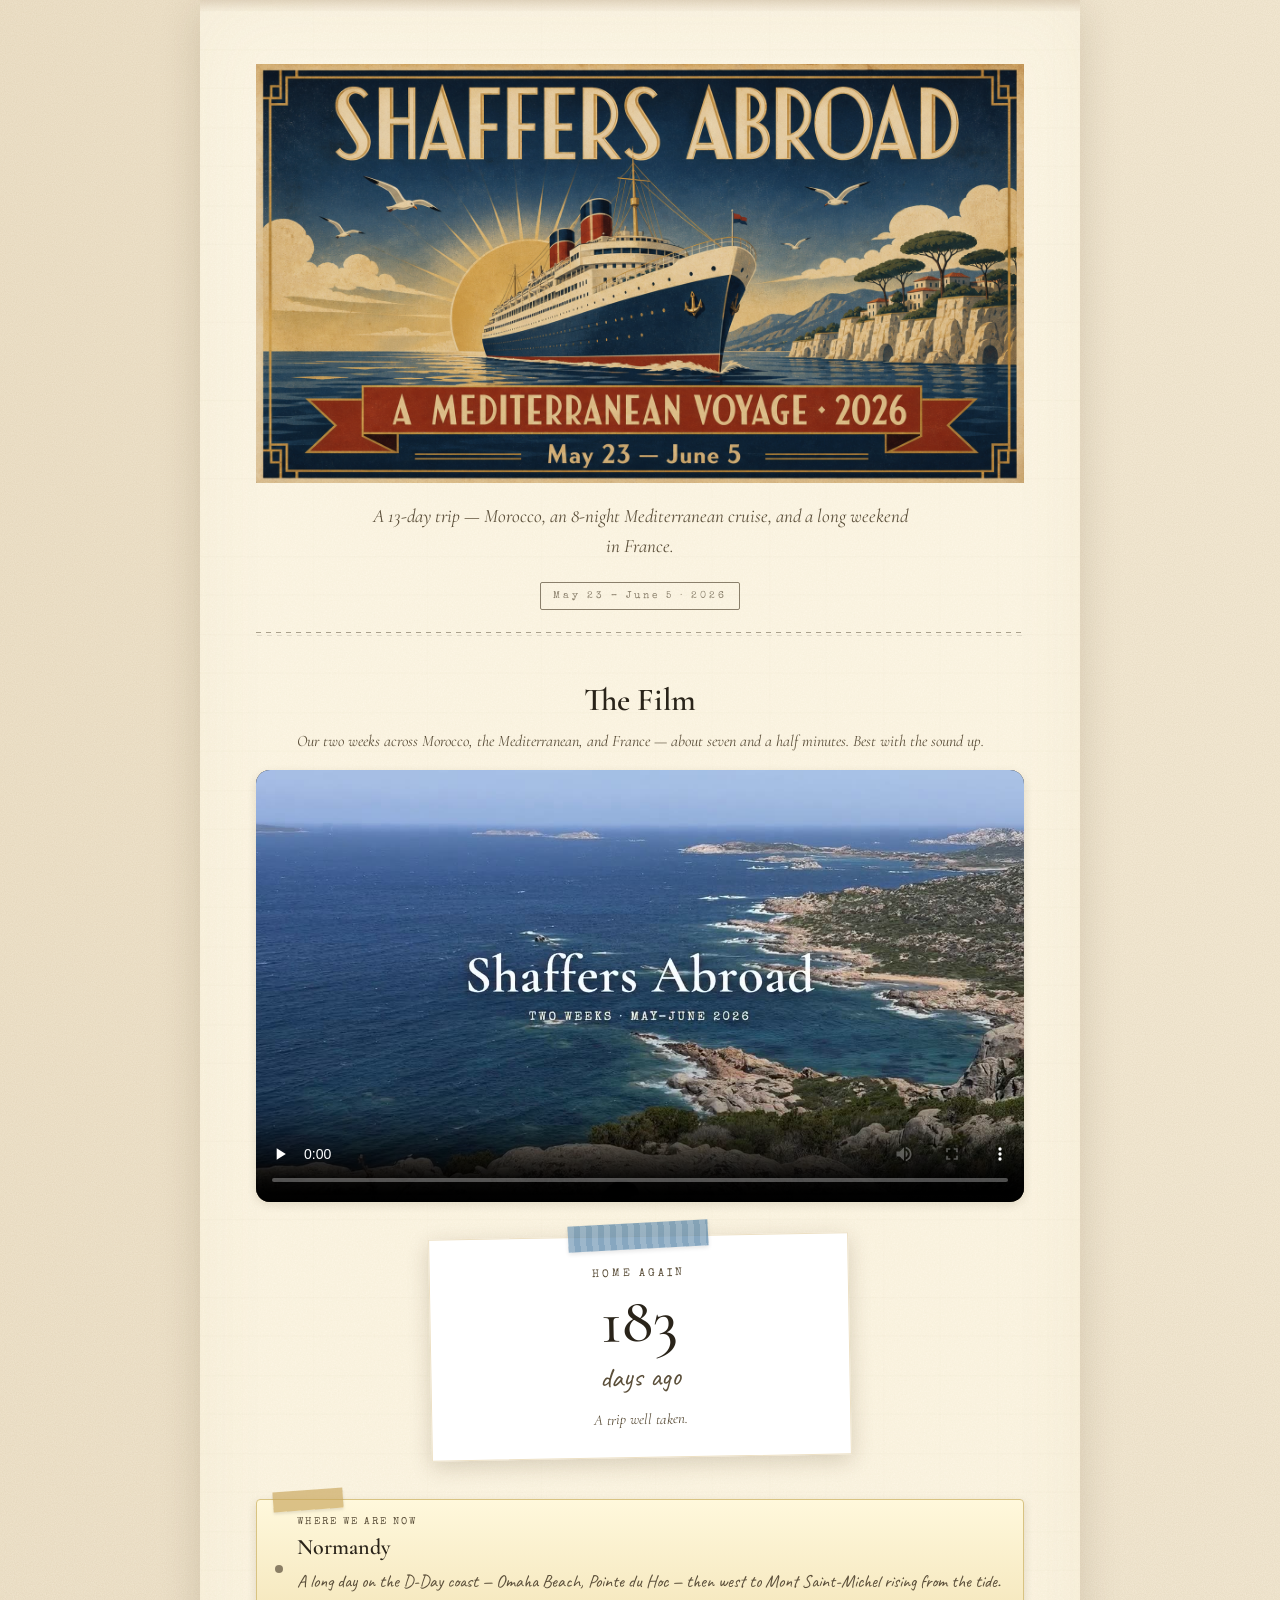
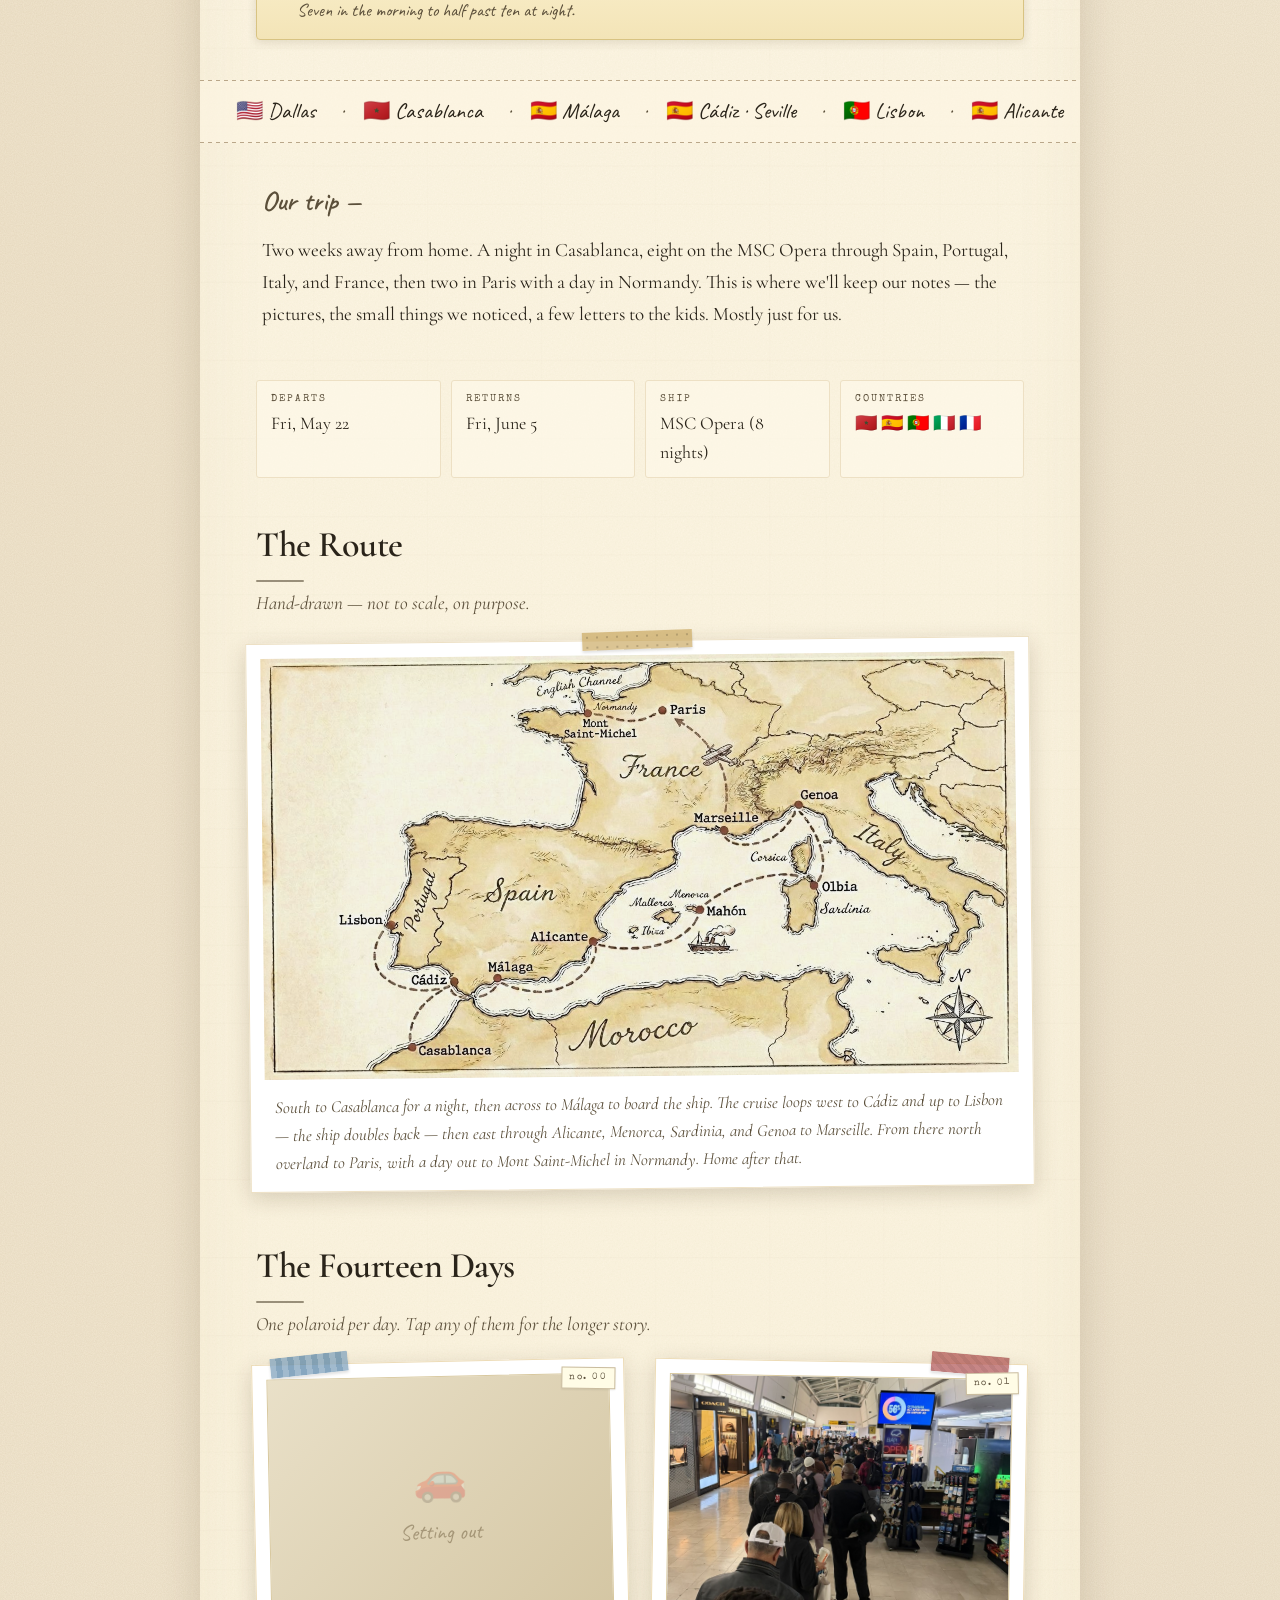
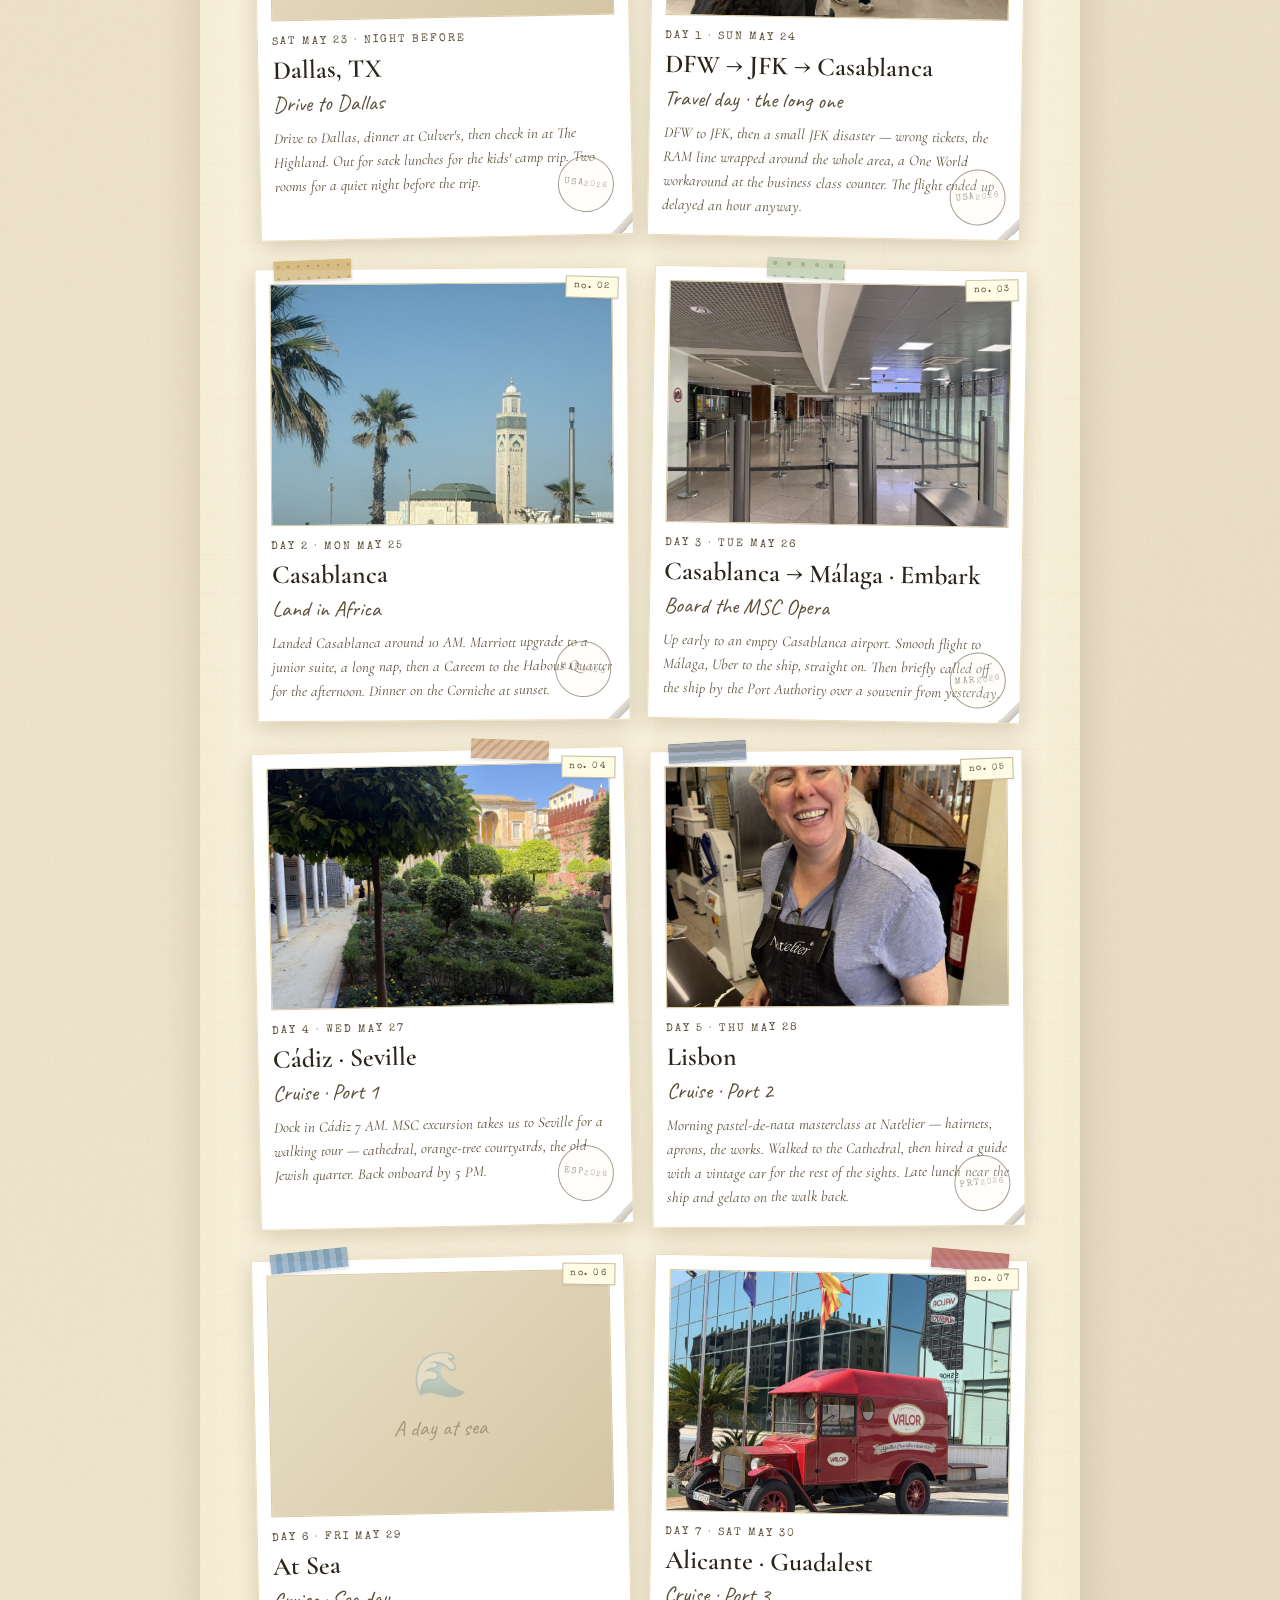
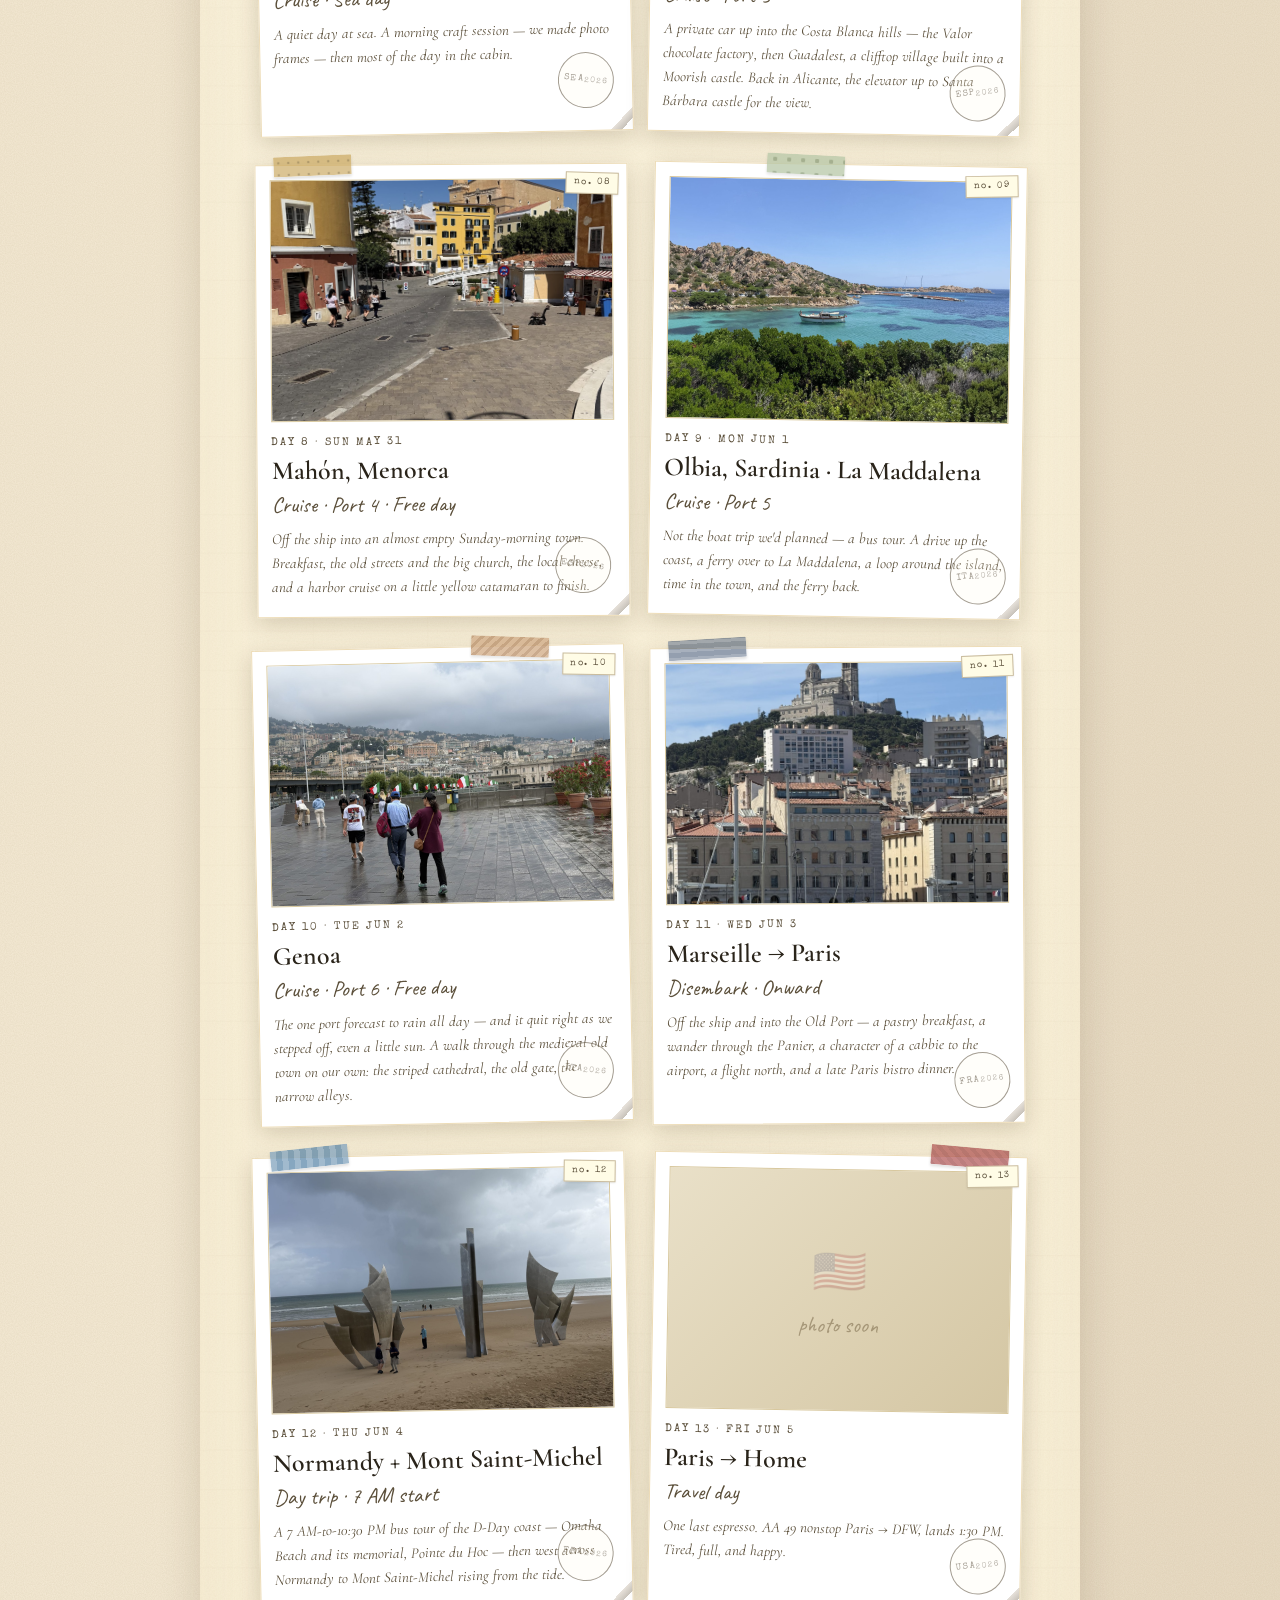
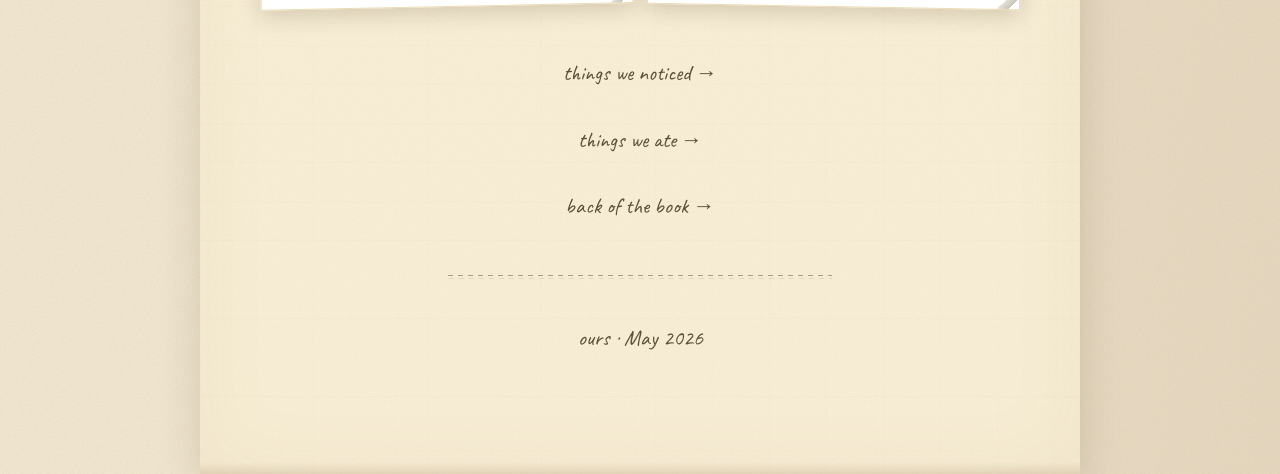
<file: index.html>
<!DOCTYPE html>
<html lang="en">
<head>
<meta charset="UTF-8" />
<meta name="viewport" content="width=device-width, initial-scale=1.0" />
<title>Shaffers Abroad — May 22 to June 5, 2026</title>
<meta name="description" content="Jason and Rachel's two weeks across Morocco, the Mediterranean, and France — May 23 to June 5, 2026." />

<!-- Link preview (shows up in Messages, WhatsApp, email, etc.) -->
<meta property="og:title" content="Shaffers Abroad — A Mediterranean Voyage" />
<meta property="og:description" content="Our two weeks across Morocco, the Mediterranean, and France. May 23 to June 5, 2026." />
<meta property="og:image" content="https://bespokes.ai/shaffer-europe-2026/images/hero-poster.png" />
<meta property="og:image:width" content="1698" />
<meta property="og:image:height" content="926" />
<meta property="og:url" content="https://bespokes.ai/shaffer-europe-2026/" />
<meta property="og:type" content="website" />
<meta property="og:site_name" content="Shaffers Abroad" />
<meta name="twitter:card" content="summary_large_image" />
<meta name="twitter:title" content="Shaffers Abroad" />
<meta name="twitter:description" content="Our two weeks across Morocco, the Mediterranean, and France." />
<meta name="twitter:image" content="https://bespokes.ai/shaffer-europe-2026/images/hero-poster.png" />

<link rel="apple-touch-icon" href="images/hero-poster.png" />
<link rel="icon" href="images/hero-poster.png" />

<link rel="preconnect" href="https://fonts.googleapis.com" />
<link rel="preconnect" href="https://fonts.gstatic.com" crossorigin />
<link href="https://fonts.googleapis.com/css2?family=Caveat:wght@400;600;700&family=Cormorant+Garamond:ital,wght@0,400;0,500;0,600;0,700;1,400&family=Special+Elite&display=swap" rel="stylesheet" />
<link rel="stylesheet" href="style.css" />
</head>
<body class="home">
<div class="paper">

  <header class="masthead">
    <div class="flipCard" id="flipCard" aria-label="Hold to reveal logistics">
      <div class="flipInner" id="flipInner">
        <figure class="flipFace flipFront heroPoster">
          <img src="images/hero-poster.png" alt="Shaffers Abroad — A Mediterranean Voyage" />
        </figure>
        <div class="flipFace flipBack">
          <div class="flipBackInner">
            <div class="flipBackKicker">Logistics &amp; reservations</div>
            <p class="flipBackHint">for Jason &amp; Rachel</p>
            <input type="password" id="flipPw" placeholder="Password" autocomplete="off" inputmode="numeric" />
            <button id="flipUnlock">Unlock</button>
            <div class="flipBackErr" id="flipErr">&nbsp;</div>
            <button class="flipBackCancel" id="flipCancel">close</button>
          </div>
        </div>
      </div>
    </div>
    <p class="subtitle">A 13-day trip — Morocco, an 8-night Mediterranean cruise, and a long weekend in France.</p>
    <div class="stampWrap"><span class="stamp">May 23 – June 5 · 2026</span></div>
  </header>

  <section class="filmFeature" aria-label="The trip film" style="margin:6px 0 34px;text-align:center;">
    <h2 style="font-family:'Cormorant Garamond',serif;font-weight:600;font-size:32px;margin:0 0 4px;color:var(--ink);">The Film</h2>
    <p style="font-style:italic;color:var(--ink-soft);margin:0 0 16px;font-size:16px;">Our two weeks across Morocco, the Mediterranean, and France — about seven and a half minutes. Best with the sound up.</p>
    <video controls preload="none" playsinline poster="film/film-poster.jpg" style="width:100%;border-radius:14px;background:#000;display:block;box-shadow:var(--shadow-soft);">
      <source src="film/shaffers-abroad.mp4" type="video/mp4" />
      Your browser doesn't support video playback.
    </video>
  </section>

  <section class="countdownCard" aria-label="Countdown">
    <div class="countdownTopLabel" id="countdownLabel">Until we leave</div>
    <div class="countdownNumber" id="countdownNumber">—</div>
    <div class="countdownUnit" id="countdownUnit">days</div>
    <div class="countdownSub" id="countdownSub">Morocco · Spain · Portugal · Italy · France</div>
  </section>

  <section class="whereNow" id="whereNow">
    <span class="pulse" aria-hidden="true"></span>
    <div>
      <div class="wlabel">Where we are now</div>
      <div class="wcity" id="whereCity">—</div>
      <div class="wnote" id="whereNote">—</div>
    </div>
  </section>

  <section class="citiesStrip" id="citiesStrip" aria-label="Stops"></section>

  <section class="introLetter">
    <h2 class="handwritten">Our trip —</h2>
    <p>
      Two weeks away from home. A night in Casablanca, eight on the MSC Opera through Spain,
      Portugal, Italy, and France, then two in Paris with a day in Normandy. This is where
      we'll keep our notes — the pictures, the small things we noticed, a few letters to the
      kids. Mostly just for us.
    </p>
  </section>

  <section class="quickStrip">
    <div class="qsItem"><div class="qsLabel">Departs</div><div class="qsValue">Fri, May 22</div></div>
    <div class="qsItem"><div class="qsLabel">Returns</div><div class="qsValue">Fri, June 5</div></div>
    <div class="qsItem"><div class="qsLabel">Ship</div><div class="qsValue">MSC Opera (8 nights)</div></div>
    <div class="qsItem"><div class="qsLabel">Countries</div><div class="qsValue">🇲🇦 🇪🇸 🇵🇹 🇮🇹 🇫🇷</div></div>
  </section>

  <section class="routeMap">
    <h2 class="sectionTitle">The Route</h2>
    <p class="sectionLede">Hand-drawn — not to scale, on purpose.</p>
    <figure class="mapFigure">
      <img src="images/gulf-of-med-map.jpg" alt="Hand-drawn map of the route — Casablanca → Málaga → Cádiz → Lisbon → Alicante → Mahón → Olbia → Genoa → Marseille → Paris → Mont Saint-Michel." />
      <figcaption class="mapCaption">
        South to Casablanca for a night, then across to Málaga to board the ship. The cruise loops west to Cádiz and up to Lisbon — the ship doubles back — then east through Alicante, Menorca, Sardinia, and Genoa to Marseille. From there north overland to Paris, with a day out to Mont Saint-Michel in Normandy. Home after that.
      </figcaption>
    </figure>
  </section>

  <section class="daysSection">
    <h2 class="sectionTitle">The Fourteen Days</h2>
    <p class="sectionLede">One polaroid per day. Tap any of them for the longer story.</p>
    <div class="daysGrid" id="daysGrid"></div>
  </section>

  <a href="noticed.html" class="indexLink">things we noticed →</a>
  <a href="eaten.html" class="indexLink">things we ate →</a>
  <a href="backofbook.html" class="indexLink">back of the book →</a>

  <footer class="footer">
    <p class="handwritten">ours · May 2026</p>
  </footer>

</div>

<script>document.write('<scr'+'ipt src="data.js?v='+Date.now()+'"><\/scr'+'ipt>');</script>
<script src="app.js"></script>
<script src="update-check.js"></script>
<script src="lightbox.js"></script>
<script>
// ===== Hidden long-press gateway on the hero poster =====
(function () {
  const PASSWORD = '2026';
  const HOLD_MS = 600;
  const card = document.getElementById('flipCard');
  const inner = document.getElementById('flipInner');
  const pw = document.getElementById('flipPw');
  const btn = document.getElementById('flipUnlock');
  const cancel = document.getElementById('flipCancel');
  const err = document.getElementById('flipErr');
  if (!card || !inner) return;

  let holdTimer = null;
  let flipped = false;
  let autoUnflipTimer = null;

  function flip() {
    if (flipped) return;
    flipped = true;
    inner.classList.add('flipped');
    setTimeout(() => pw && pw.focus(), 350);
    // auto-close after 30s idle
    clearTimeout(autoUnflipTimer);
    autoUnflipTimer = setTimeout(unflip, 30000);
  }
  function unflip() {
    flipped = false;
    inner.classList.remove('flipped');
    if (pw) pw.value = '';
    if (err) err.innerHTML = '&nbsp;';
    clearTimeout(autoUnflipTimer);
  }
  function startHold(e) {
    if (flipped) return;
    clearTimeout(holdTimer);
    holdTimer = setTimeout(flip, HOLD_MS);
  }
  function cancelHold() {
    clearTimeout(holdTimer);
  }
  function tryUnlock() {
    if (!pw) return;
    if (pw.value === PASSWORD) {
      sessionStorage.setItem('sa-unlocked', '1');
      window.location.href = 'private.html';
    } else {
      err.textContent = 'try again';
      pw.value = '';
      pw.focus();
    }
  }

  // Mouse + touch hold on the front face only
  const front = card.querySelector('.flipFront');
  if (front) {
    front.addEventListener('pointerdown', startHold);
    front.addEventListener('pointerup', cancelHold);
    front.addEventListener('pointerleave', cancelHold);
    front.addEventListener('pointercancel', cancelHold);
    // prevent the image's native context menu on long-press mobile
    front.addEventListener('contextmenu', (e) => e.preventDefault());
  }

  if (btn) btn.addEventListener('click', tryUnlock);
  if (pw) pw.addEventListener('keydown', (e) => { if (e.key === 'Enter') tryUnlock(); });
  if (cancel) cancel.addEventListener('click', unflip);
})();
</script>
</body>
</html>
</file>
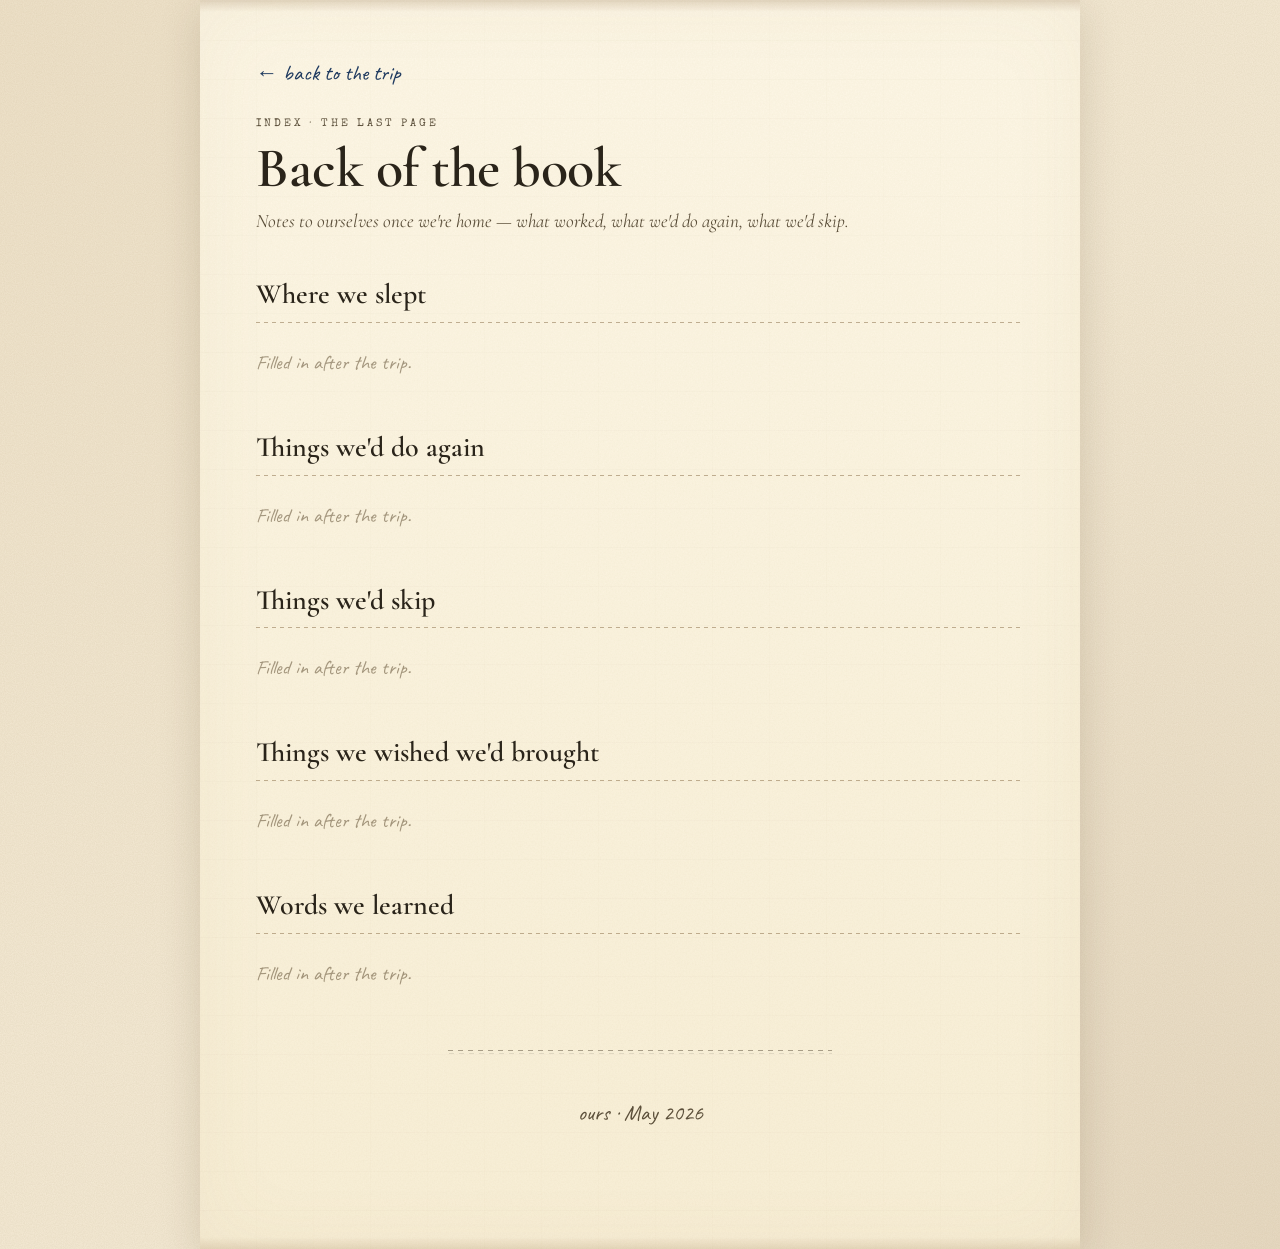
<file: backofbook.html>
<!DOCTYPE html>
<html lang="en">
<head>
<meta charset="UTF-8" />
<meta name="viewport" content="width=device-width, initial-scale=1.0" />
<title>Back of the book · Shaffers Abroad</title>

<meta property="og:title" content="Shaffers Abroad — Back of the book" />
<meta property="og:description" content="Where we slept, what we'd do again, what we wished we'd brought." />
<meta property="og:image" content="https://bespokes.ai/shaffer-europe-2026/images/hero-poster.png" />
<meta property="og:url" content="https://bespokes.ai/shaffer-europe-2026/backofbook.html" />
<meta property="og:type" content="article" />
<meta name="twitter:card" content="summary_large_image" />
<meta name="twitter:image" content="https://bespokes.ai/shaffer-europe-2026/images/hero-poster.png" />
<link rel="apple-touch-icon" href="images/hero-poster.png" />
<link rel="icon" href="images/hero-poster.png" />

<link rel="preconnect" href="https://fonts.googleapis.com" />
<link rel="preconnect" href="https://fonts.gstatic.com" crossorigin />
<link href="https://fonts.googleapis.com/css2?family=Caveat:wght@400;600;700&family=Cormorant+Garamond:ital,wght@0,400;0,500;0,600;0,700;1,400&family=Special+Elite&display=swap" rel="stylesheet" />
<link rel="stylesheet" href="style.css" />
</head>
<body>
<div class="paper">

  <a href="index.html" class="backLink">← back to the trip</a>

  <header class="noticedHead">
    <div class="noticedKicker">Index · the last page</div>
    <h1 class="noticedTitle">Back of the book</h1>
    <p class="noticedLede">Notes to ourselves once we're home — what worked, what we'd do again, what we'd skip.</p>
  </header>

  <section class="bobSection">
    <h2 class="bobTitle">Where we slept</h2>
    <ul class="bobList" id="bobSlept"><li class="bobEmpty">Filled in after the trip.</li></ul>
  </section>

  <section class="bobSection">
    <h2 class="bobTitle">Things we'd do again</h2>
    <ul class="bobList" id="bobDoAgain"><li class="bobEmpty">Filled in after the trip.</li></ul>
  </section>

  <section class="bobSection">
    <h2 class="bobTitle">Things we'd skip</h2>
    <ul class="bobList" id="bobSkip"><li class="bobEmpty">Filled in after the trip.</li></ul>
  </section>

  <section class="bobSection">
    <h2 class="bobTitle">Things we wished we'd brought</h2>
    <ul class="bobList" id="bobWished"><li class="bobEmpty">Filled in after the trip.</li></ul>
  </section>

  <section class="bobSection">
    <h2 class="bobTitle">Words we learned</h2>
    <ul class="bobList" id="bobLearned"><li class="bobEmpty">Filled in after the trip.</li></ul>
  </section>

  <footer class="footer">
    <p class="handwritten">ours · May 2026</p>
  </footer>
</div>

<script>document.write('<scr'+'ipt src="data.js?v='+Date.now()+'"><\/scr'+'ipt>');</script>
<script src="update-check.js"></script>
<script src="lightbox.js"></script>
<script>
(function(){
  const B = (window.TRIP && window.TRIP.backOfBook) || {};

  function render(id, items, mapper) {
    if (!items || !items.length) return;
    const el = document.getElementById(id);
    if (!el) return;
    el.innerHTML = items.map(mapper).join('');
  }

  render('bobSlept', B.whereWeSlept, (s) => `
    <li class="bobItem">
      <div class="bobLine"><strong>${s.place || ''}</strong>${s.city ? ` · ${s.city}` : ''}${s.nights ? ` · ${s.nights} night${s.nights === 1 ? '' : 's'}` : ''}</div>
      ${s.verdict ? `<div class="bobSub">${s.verdict}</div>` : ''}
    </li>
  `);

  render('bobDoAgain', B.wedDoAgain, (t) => `<li class="bobItem"><div class="bobLine">${t}</div></li>`);
  render('bobSkip',    B.wedSkip,    (t) => `<li class="bobItem"><div class="bobLine">${t}</div></li>`);
  render('bobWished',  B.wishWedBrought, (t) => `<li class="bobItem"><div class="bobLine">${t}</div></li>`);

  render('bobLearned', B.learned, (w) => `
    <li class="bobItem">
      <div class="bobLine"><strong>${w.word || ''}</strong>${w.from ? ` <span class="bobFrom">— ${w.from}</span>` : ''}</div>
      ${w.meaning ? `<div class="bobSub">${w.meaning}</div>` : ''}
    </li>
  `);
})();
</script>
</body>
</html>
</file>
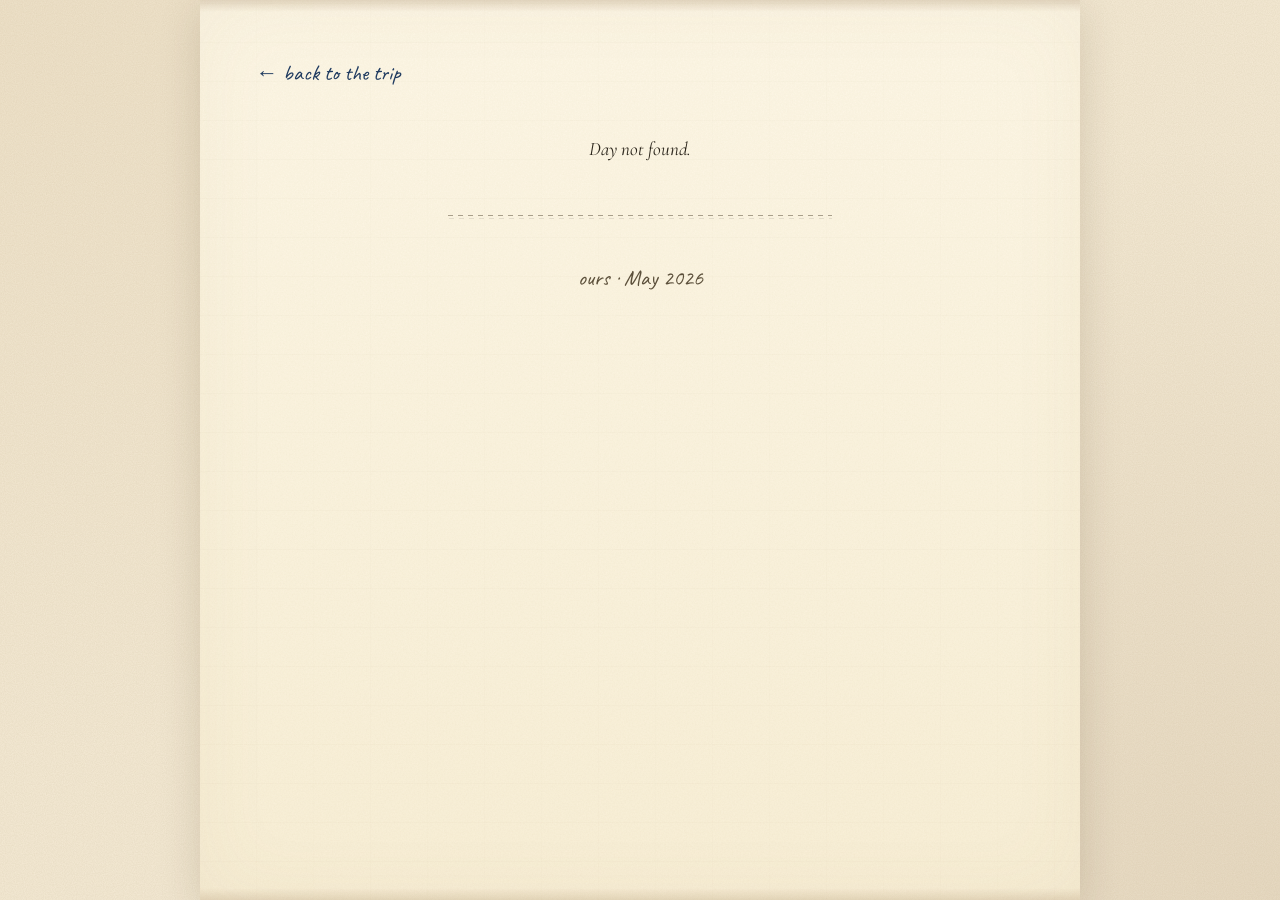
<file: day.html>
<!DOCTYPE html>
<html lang="en">
<head>
<meta charset="UTF-8" />
<meta name="viewport" content="width=device-width, initial-scale=1.0" />
<title>Shaffers Abroad — day</title>

<meta property="og:title" content="Shaffers Abroad — A Mediterranean Voyage" />
<meta property="og:description" content="Our two weeks across Morocco, the Mediterranean, and France. May 23 to June 5, 2026." />
<meta property="og:image" content="https://bespokes.ai/shaffer-europe-2026/images/hero-poster.png" />
<meta property="og:url" content="https://bespokes.ai/shaffer-europe-2026/" />
<meta property="og:type" content="article" />
<meta name="twitter:card" content="summary_large_image" />
<meta name="twitter:image" content="https://bespokes.ai/shaffer-europe-2026/images/hero-poster.png" />
<link rel="apple-touch-icon" href="images/hero-poster.png" />
<link rel="icon" href="images/hero-poster.png" />

<link rel="preconnect" href="https://fonts.googleapis.com" />
<link rel="preconnect" href="https://fonts.gstatic.com" crossorigin />
<link href="https://fonts.googleapis.com/css2?family=Caveat:wght@400;600;700&family=Cormorant+Garamond:ital,wght@0,400;0,500;0,600;0,700;1,400&family=Special+Elite&display=swap" rel="stylesheet" />
<link rel="stylesheet" href="style.css" />
</head>
<body>
<div class="paper">
  <a href="index.html" class="backLink">← back to the trip</a>
  <div id="dayMount"></div>
  <footer class="footer">
    <p class="handwritten">ours · May 2026</p>
  </footer>
</div>
<script>document.write('<scr'+'ipt src="data.js?v='+Date.now()+'"><\/scr'+'ipt>');</script>
<script src="update-check.js"></script>
<script src="lightbox.js"></script>
<script>
(function() {
  const params = new URLSearchParams(window.location.search);
  const id = params.get('id');
  const T = window.TRIP;
  const day = T && T.days.find(d => d.id === id);
  const mount = document.getElementById('dayMount');
  if (!day) {
    mount.innerHTML = '<p style="text-align:center;font-style:italic;">Day not found.</p>';
    return;
  }

  const photoBlocks = (day.photos || []).map((p, i) => {
    // Support both "path/to.jpg" (string) and { src, cap } (object) forms
    const src = typeof p === 'string' ? p : (p.src || '');
    const cap = typeof p === 'string' ? day.city : (p.cap || day.city);
    return `
    <figure class="polaroid">
      <img src="${src}" alt="${cap}" />
      <figcaption class="cap">${cap}</figcaption>
    </figure>
  `;
  }).join('');

  // About this place — only if context exists
  const ctx = day.context;
  const contextBlock = (ctx && (ctx.about || ctx.timing || ctx.tidbit)) ? `
    <section class="dayContext">
      <div class="dayContextLabel">About this place</div>
      ${ctx.about ? `<p class="dayContextAbout">${ctx.about}</p>` : ''}
      ${ctx.timing ? `<div class="dayContextTiming"><span class="dayContextTimingLabel">Timing</span><span>${ctx.timing}</span></div>` : ''}
      ${ctx.tidbit ? `<p class="dayContextTidbit"><em>— ${ctx.tidbit}</em></p>` : ''}
    </section>
  ` : '';

  // From Rachel's journal — only if it exists
  const rj = day.rachelJournal;
  const rachelBlock = rj ? `
    <section class="rachelJournal">
      <div class="rachelJournalLabel">From Rachel's journal</div>
      <div class="rachelJournalText">
        ${rj.split('\n\n').map(p => `<p>${p}</p>`).join('')}
      </div>
    </section>
  ` : '';

  // The plan — only if plan exists
  const planBlock = (day.plan && day.plan.length) ? `
    <section class="dayPlan">
      <div class="dayPlanLabel">The plan</div>
      <ol class="dayPlanList">
        ${day.plan.map(p => `
          <li class="dayPlanItem">
            <div class="dayPlanTime">${p.time || ''}</div>
            <div class="dayPlanText">${p.text || ''}</div>
          </li>
        `).join('')}
      </ol>
    </section>
  ` : '';

  // Small Find — only if text exists
  const sf = day.smallFind;
  const smallFindBlock = (sf && sf.text) ? `
    <section class="smallFind">
      <div class="smallFindNumber">Specimen no. ${sf.number || '—'}</div>
      <div class="smallFindKicker">a small find</div>
      ${sf.photo ? `<img class="smallFindPhoto" src="${sf.photo}" alt="${sf.label || ''}" />` : ''}
      ${sf.label ? `<div class="smallFindLabel">${sf.label}</div>` : ''}
      <div class="smallFindText">${sf.text}</div>
    </section>
  ` : '';

  // Postcard To — only if text exists
  const pc = day.postcardTo;
  const postcardBlock = (pc && pc.text) ? `
    <section class="postcardTo">
      <div class="postcardKicker">a postcard to —</div>
      <div class="postcardRecipient">${pc.to || ''}</div>
      <div class="postcardText">${pc.text}</div>
      <div class="postcardSignoff">${pc.signoff || '— J &amp; R'}</div>
    </section>
  ` : '';

  // ----- Day-to-day navigation (prev / next) -----
  const dayIndex = T.days.findIndex(d => d.id === day.id);
  const prevDay = dayIndex > 0 ? T.days[dayIndex - 1] : null;
  const nextDay = (dayIndex >= 0 && dayIndex < T.days.length - 1) ? T.days[dayIndex + 1] : null;

  function navCard(d, dir) {
    // dir: 'prev' or 'next'
    const arrow = dir === 'prev' ? '←' : '→';
    const dirWord = dir === 'prev' ? 'Previous' : 'Next';
    if (!d) {
      if (dir === 'next') {
        // At the last day, "next" returns to the trip index.
        return `
        <a class="dayNavCard dayNavNext" href="index.html">
          <span class="dayNavDir">${dirWord}</span>
          <span class="dayNavLabel">Back to the trip</span>
          <span class="dayNavCity">all the days <span class="dayNavArrow">${arrow}</span></span>
        </a>`;
      }
      // At the first day, the "prev" slot is an empty spacer (keeps next aligned right).
      return `<span class="dayNavCard dayNavEmpty" aria-hidden="true"></span>`;
    }
    return `
      <a class="dayNavCard dayNav${dir === 'prev' ? 'Prev' : 'Next'}" href="day.html?id=${d.id}">
        <span class="dayNavDir">${dir === 'prev' ? `<span class="dayNavArrow">${arrow}</span> ${dirWord}` : `${dirWord} <span class="dayNavArrow">${arrow}</span>`}</span>
        <span class="dayNavLabel">${d.label}</span>
        <span class="dayNavCity">${d.flag || ''} ${d.city}</span>
      </a>`;
  }

  const dayNavBottom = `
    <nav class="dayNav" aria-label="Day navigation">
      ${navCard(prevDay, 'prev')}
      ${navCard(nextDay, 'next')}
    </nav>`;

  // Compact top control — slim prev/next chips beneath the back link.
  const dayNavTop = `
    <nav class="dayNavTop" aria-label="Day navigation">
      ${prevDay
        ? `<a class="dayNavChip dayNavChipPrev" href="day.html?id=${prevDay.id}" title="${prevDay.label} · ${prevDay.city}"><span class="dayNavArrow">←</span> ${prevDay.label}</a>`
        : `<span class="dayNavChip dayNavEmpty" aria-hidden="true"></span>`}
      ${nextDay
        ? `<a class="dayNavChip dayNavChipNext" href="day.html?id=${nextDay.id}" title="${nextDay.label} · ${nextDay.city}">${nextDay.label} <span class="dayNavArrow">→</span></a>`
        : `<a class="dayNavChip dayNavChipNext" href="index.html">All days <span class="dayNavArrow">→</span></a>`}
    </nav>`;

  const muralBlock = day.mural ? `
    <figure class="dayMural">
      <img src="${day.mural}" alt="${day.city} — day mural" />
    </figure>
  ` : '';

  const recapBlock = day.recap ? `
    <div class="dayRecap" style="max-width:560px;margin:0 auto 22px;background:linear-gradient(180deg,rgba(183,138,58,0.13),rgba(255,255,255,0.55));border:1px solid rgba(183,138,58,0.42);border-left:3px solid var(--gold,#b78a3a);border-radius:12px;padding:13px 17px 15px;box-shadow:0 2px 16px rgba(183,138,58,0.17), var(--shadow-soft);">
      <div style="font-family:'Caveat',cursive;font-size:22px;color:var(--ink,#3a342a);display:flex;align-items:center;gap:9px;margin:0 0 8px;">
        <span style="font-size:19px;">🎧</span> Listen to the day
        <span style="font-family:'Cormorant Garamond',serif;font-size:11px;font-style:normal;letter-spacing:0.08em;text-transform:uppercase;color:var(--gold,#b78a3a);border:1px solid rgba(183,138,58,0.5);border-radius:20px;padding:2px 9px;">new</span>
        <span style="font-family:'Cormorant Garamond',serif;font-size:13px;font-style:italic;color:var(--ink-soft);margin-left:auto;">${day.recapLen || ''}</span>
      </div>
      <audio controls preload="none" style="width:100%;height:36px;display:block;" src="${day.recap}"></audio>
    </div>
  ` : '';

  mount.innerHTML = `
    ${dayNavTop}
    ${muralBlock}
    ${day.mural ? recapBlock : ''}
    <div class="dayHero">
      <div class="day-kicker">${day.label} · ${day.kicker || ''}</div>
      <h1>${day.title || day.city}</h1>
      <div class="day-city">${day.flag || ''} ${day.city} · ${day.country || ''}</div>
      <div class="dayLedger" id="dayLedger"></div>
    </div>
    ${!day.mural ? recapBlock : ''}
    ${contextBlock}
    ${planBlock}
    ${photoBlocks ? `<div class="photoStack">${photoBlocks}</div>` : ''}
    <div class="journal">
      ${day.journal ? day.journal.split('\n\n').map(p => `<p>${p}</p>`).join('') :
        `<p class="dim">No journal entry yet.</p>`}
    </div>
    ${rachelBlock}
    ${smallFindBlock}
    ${postcardBlock}
    ${dayNavBottom}
  `;

  // ----- Weather ledger (Open-Meteo, free, no key) -----
  const coords = (T.coords || {})[day.id];
  if (coords && coords.lat) loadWeather(coords, day.date);

  function wmoLabel(code) {
    if (code === 0) return 'clear';
    if (code <= 3) return 'partly cloudy';
    if (code <= 48) return 'fog';
    if (code <= 55) return 'drizzle';
    if (code <= 65) return 'rain';
    if (code <= 75) return 'snow';
    if (code <= 82) return 'showers';
    if (code <= 99) return 'thunder';
    return '';
  }
  async function loadWeather(c, date) {
    const ledger = document.getElementById('dayLedger');
    if (!ledger) return;
    const today = new Date(); today.setHours(0,0,0,0);
    const target = new Date(date + 'T00:00:00');
    const isPast = target < today;
    const base = isPast
      ? 'https://archive-api.open-meteo.com/v1/archive'
      : 'https://api.open-meteo.com/v1/forecast';
    const url = `${base}?latitude=${c.lat}&longitude=${c.lng}&start_date=${date}&end_date=${date}&daily=temperature_2m_max,temperature_2m_min,weathercode&temperature_unit=fahrenheit&timezone=auto`;
    try {
      const r = await fetch(url);
      const j = await r.json();
      const d = j.daily;
      if (!d || !d.temperature_2m_max || d.temperature_2m_max[0] == null) return;
      const hi = Math.round(d.temperature_2m_max[0]);
      const lo = Math.round(d.temperature_2m_min[0]);
      const cond = wmoLabel(d.weathercode[0]);
      ledger.innerHTML = `
        <span class="ledgerItem">${hi}° / ${lo}°</span>
        ${cond ? `<span class="ledgerSep">·</span><span class="ledgerItem">${cond}</span>` : ''}
        <span class="ledgerSep">·</span>
        <span class="ledgerItem ledgerMuted">${c.where || ''}</span>
      `;
    } catch (e) { /* silently skip */ }
  }
})();
</script>
</body>
</html>
</file>
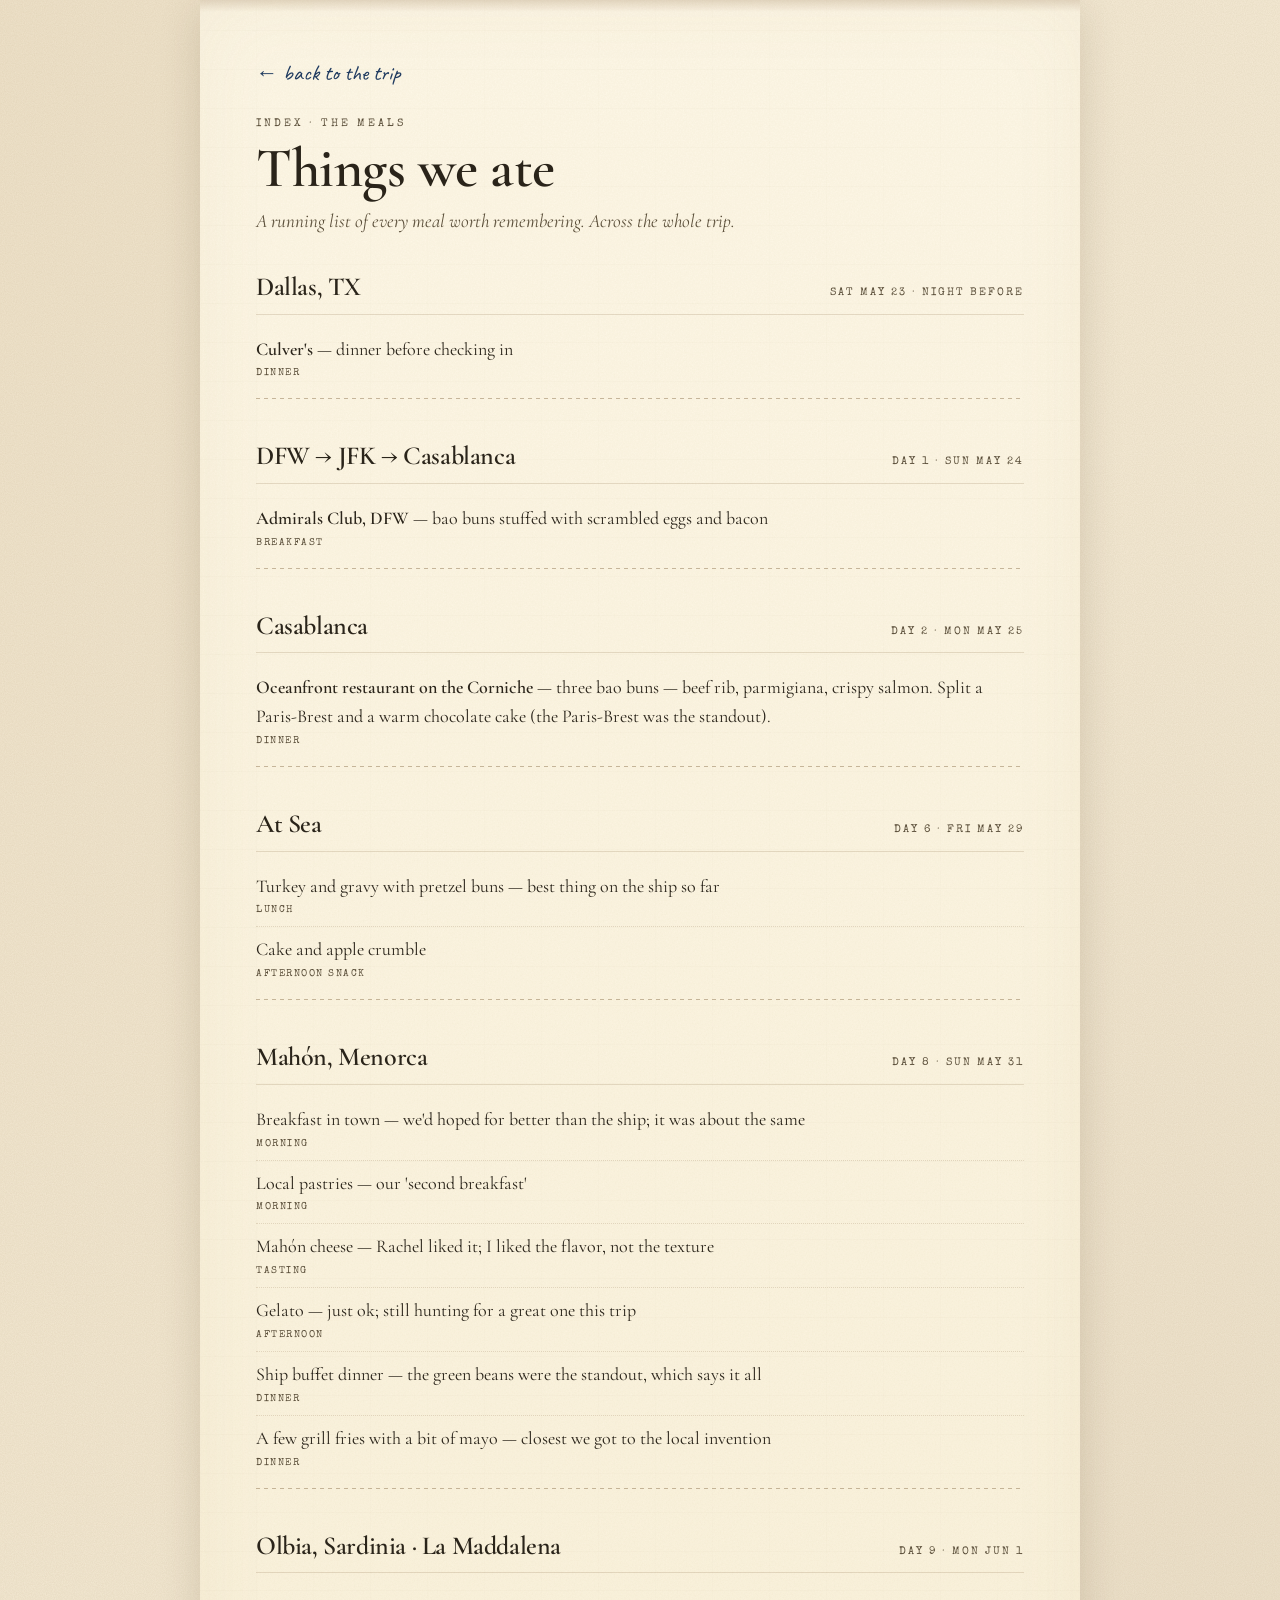
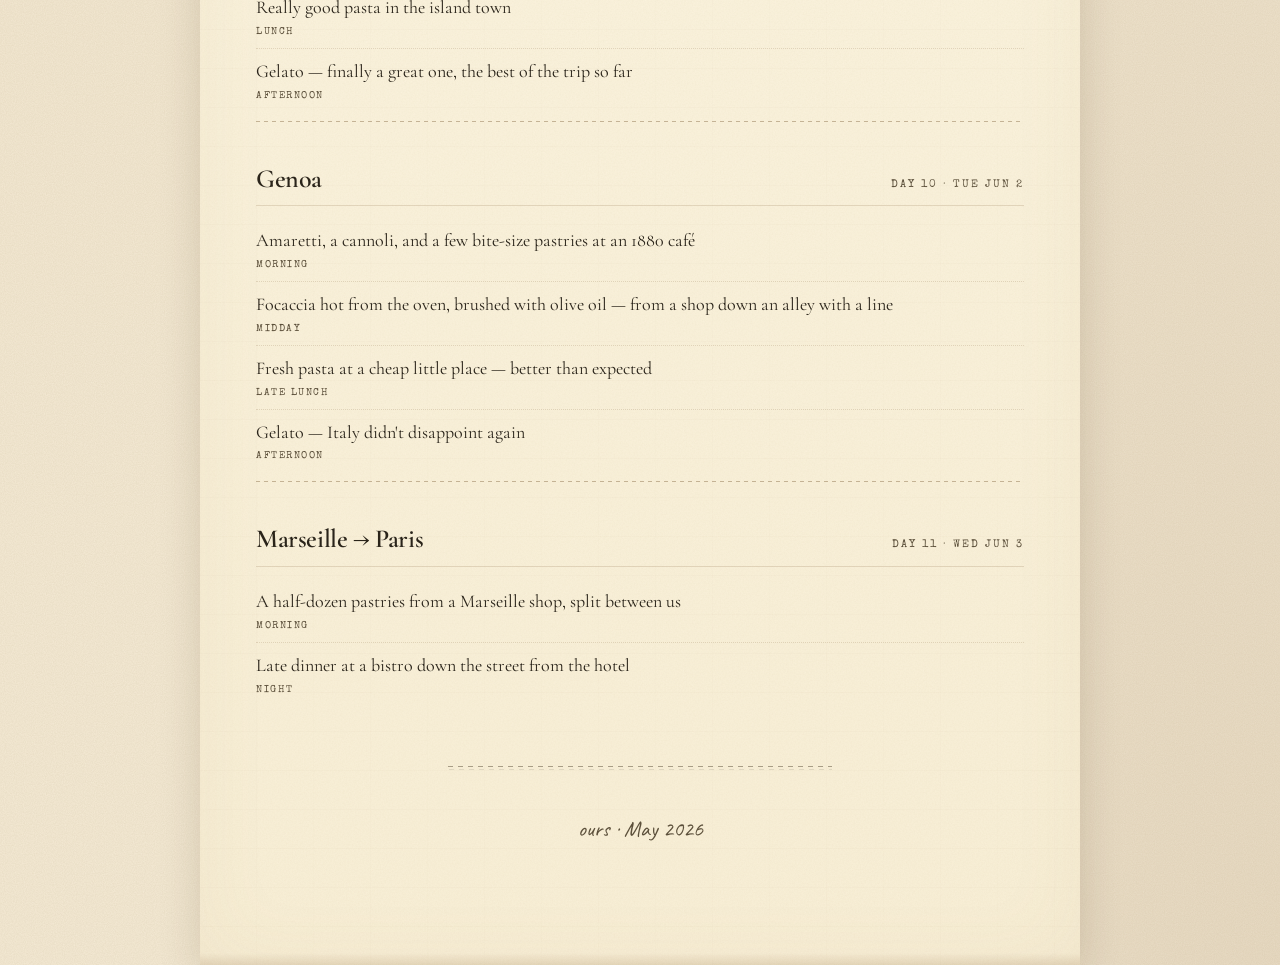
<file: eaten.html>
<!DOCTYPE html>
<html lang="en">
<head>
<meta charset="UTF-8" />
<meta name="viewport" content="width=device-width, initial-scale=1.0" />
<title>Things we ate · Shaffers Abroad</title>

<meta property="og:title" content="Shaffers Abroad — Things we ate" />
<meta property="og:description" content="Every meal worth remembering, across the whole trip." />
<meta property="og:image" content="https://bespokes.ai/shaffer-europe-2026/images/hero-poster.png" />
<meta property="og:url" content="https://bespokes.ai/shaffer-europe-2026/eaten.html" />
<meta property="og:type" content="article" />
<meta name="twitter:card" content="summary_large_image" />
<meta name="twitter:image" content="https://bespokes.ai/shaffer-europe-2026/images/hero-poster.png" />
<link rel="apple-touch-icon" href="images/hero-poster.png" />
<link rel="icon" href="images/hero-poster.png" />

<link rel="preconnect" href="https://fonts.googleapis.com" />
<link rel="preconnect" href="https://fonts.gstatic.com" crossorigin />
<link href="https://fonts.googleapis.com/css2?family=Caveat:wght@400;600;700&family=Cormorant+Garamond:ital,wght@0,400;0,500;0,600;0,700;1,400&family=Special+Elite&display=swap" rel="stylesheet" />
<link rel="stylesheet" href="style.css" />
</head>
<body>
<div class="paper">

  <a href="index.html" class="backLink">← back to the trip</a>

  <header class="noticedHead">
    <div class="noticedKicker">Index · the meals</div>
    <h1 class="noticedTitle">Things we ate</h1>
    <p class="noticedLede">A running list of every meal worth remembering. Across the whole trip.</p>
  </header>

  <section id="eatenList" class="eatenList">
    <div class="noticedEmpty">Nothing logged yet. We'll start adding meals on the road.</div>
  </section>

  <footer class="footer">
    <p class="handwritten">ours · May 2026</p>
  </footer>
</div>

<script>document.write('<scr'+'ipt src="data.js?v='+Date.now()+'"><\/scr'+'ipt>');</script>
<script src="update-check.js"></script>
<script src="lightbox.js"></script>
<script>
(function(){
  const T = window.TRIP;
  if (!T || !T.days) return;
  const list = document.getElementById('eatenList');
  if (!list) return;

  const daysWithMeals = T.days.filter(d => d.meals && d.meals.length);
  if (!daysWithMeals.length) return;  // keep empty-state

  list.innerHTML = daysWithMeals.map(day => `
    <section class="eatenDay">
      <div class="eatenDayHead">
        <span class="eatenDayCity">${day.city}</span>
        <span class="eatenDayDate">${day.label}</span>
      </div>
      <ul class="eatenMeals">
        ${day.meals.map(m => `
          <li class="eatenMeal">
            <div class="eatenMealLine">
              ${m.place ? `<strong>${m.place}</strong> — ` : ''}
              ${m.dish || ''}
            </div>
            <div class="eatenMealSub">
              ${m.when ? m.when : ''}${m.when && m.cost ? ' · ' : ''}${m.cost ? m.cost : ''}
            </div>
          </li>
        `).join('')}
      </ul>
    </section>
  `).join('');
})();
</script>
</body>
</html>
</file>
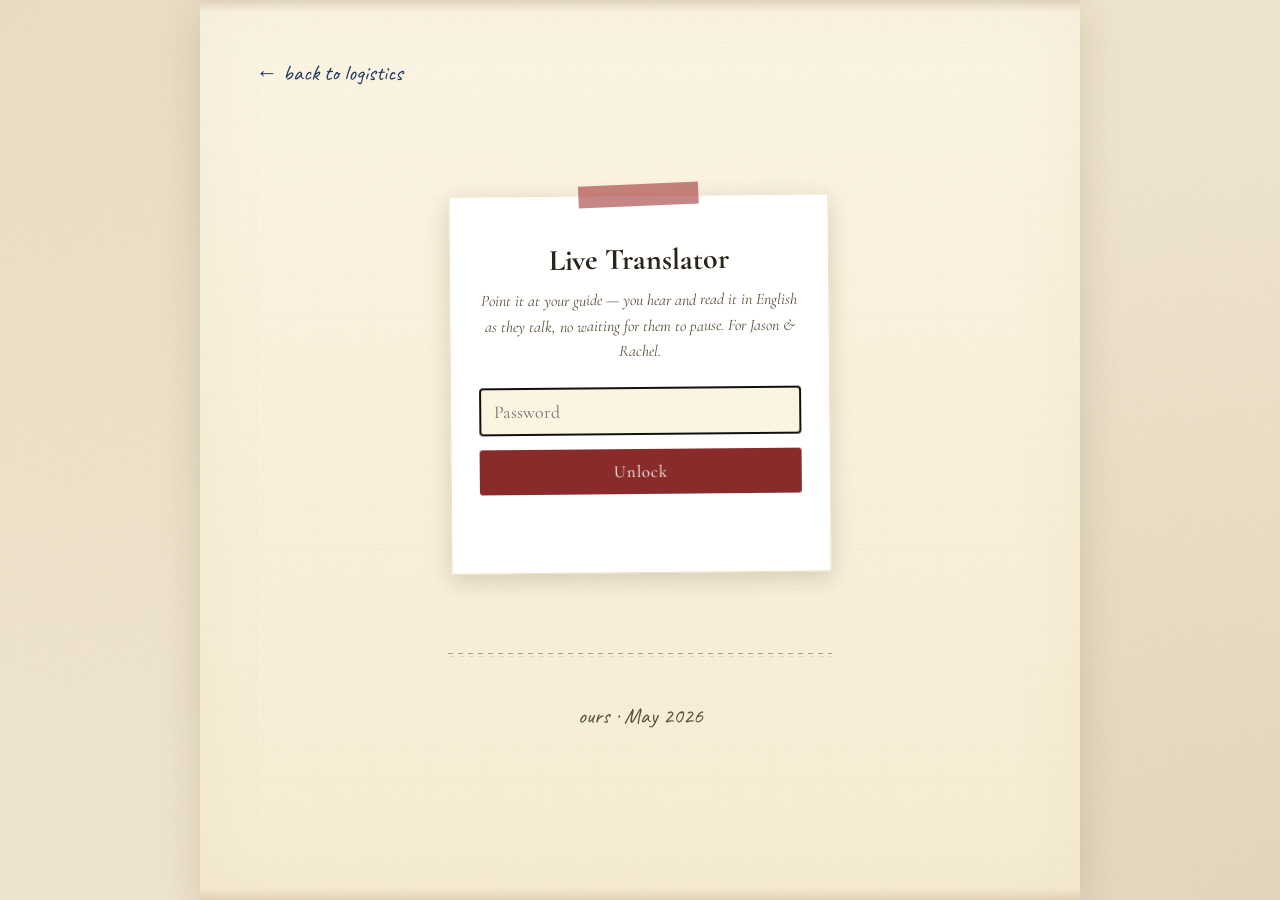
<file: live.html>
<!DOCTYPE html>
<html lang="en">
<head>
<meta charset="UTF-8" />
<meta name="viewport" content="width=device-width, initial-scale=1.0" />
<title>Live Translator · Shaffers Abroad</title>
<meta name="robots" content="noindex,nofollow" />
<link rel="preconnect" href="https://fonts.googleapis.com" />
<link rel="preconnect" href="https://fonts.gstatic.com" crossorigin />
<link href="https://fonts.googleapis.com/css2?family=Caveat:wght@400;600;700&family=Cormorant+Garamond:ital,wght@0,400;0,500;0,600;0,700;1,400&family=Special+Elite&display=swap" rel="stylesheet" />
<link rel="stylesheet" href="style.css" />
<style>
  .trWrap { max-width: 600px; margin: 0 auto; }
  .trLangRow { display: flex; gap: 8px; justify-content: center; margin: 4px 0 16px; flex-wrap: wrap; }
  .trRowLabel { text-align: center; font-style: italic; color: var(--ink-soft); font-size: 15px; margin: 14px 0 4px; }
  .trLang {
    font-family: 'Cormorant Garamond', serif; font-size: 19px; font-weight: 600;
    padding: 8px 20px; border-radius: 999px; cursor: pointer;
    background: transparent; color: var(--ink-soft);
    border: 1.5px solid rgba(90, 79, 58, 0.35); transition: all 0.15s;
  }
  .trLang.active { background: var(--accent); color: #fff; border-color: var(--accent); }
  .trLang:disabled { opacity: 0.45; cursor: default; }
  .liveBtnRow { text-align: center; margin: 8px 0 4px; }
  .liveBtn {
    font-family: 'Cormorant Garamond', serif; font-size: 22px; font-weight: 600;
    padding: 14px 34px; border-radius: 999px; border: none; cursor: pointer;
    background: var(--accent); color: #fff; box-shadow: var(--shadow); transition: background 0.2s;
  }
  .liveBtn.listening { background: #6e1f1f; }
  .liveClear {
    margin-left: 10px; font-family: 'Cormorant Garamond', serif; font-size: 18px;
    padding: 14px 24px; border-radius: 999px; cursor: pointer;
    background: transparent; color: var(--ink-soft); border: 1.5px solid rgba(90, 79, 58, 0.35);
  }
  .liveClear:active { background: rgba(0,0,0,0.06); }
  .liveModal { position: fixed; inset: 0; background: rgba(20,16,10,0.55); display: none; align-items: center; justify-content: center; z-index: 50; padding: 20px; }
  .liveModal.show { display: flex; }
  .liveModalCard { background: var(--paper); border-radius: 16px; padding: 28px 26px; max-width: 360px; width: 90%; text-align: center; box-shadow: var(--shadow); }
  .liveModalCard h3 { font-family: 'Cormorant Garamond', serif; font-size: 28px; margin: 0 0 8px; color: var(--ink); }
  .liveModalCard p { color: var(--ink-soft); font-size: 16px; line-height: 1.5; margin: 0 0 22px; }
  .liveModalBtns { display: flex; gap: 10px; justify-content: center; }
  .liveModalBtns button { font-family: 'Cormorant Garamond', serif; font-size: 19px; font-weight: 600; padding: 13px 24px; border-radius: 999px; cursor: pointer; border: none; }
  .lmKeep { background: var(--accent); color: #fff; }
  .lmStop { background: transparent; color: var(--ink-soft); border: 1.5px solid rgba(90,79,58,0.35); }
  .liveStatus { text-align: center; color: var(--ink-soft); font-style: italic; font-size: 15px; margin: 12px 0 0; min-height: 20px; }
  .liveDot { display: inline-block; width: 10px; height: 10px; border-radius: 50%; background: #b0a890; margin-right: 7px; vertical-align: middle; }
  .liveDot.on { background: #2e7d32; animation: livePulse 1.3s ease-in-out infinite; }
  @keyframes livePulse { 0%,100%{opacity:1;} 50%{opacity:0.35;} }
  .liveFeed {
    background: rgba(255,255,255,0.6); border: 1px solid rgba(90,79,58,0.18);
    border-radius: 12px; padding: 20px 22px; margin: 20px 0;
    /* Grow to fill the screen: at least ~8 lines, and up to 58% of the phone
       height on taller screens, so long runs stay visible without scrolling. */
    height: max(calc(var(--tr-font, 24px) * 1.45 * 8 + 44px), 58vh); overflow-y: auto;
    box-shadow: var(--shadow-soft); font-family: 'Cormorant Garamond', serif;
    font-size: var(--tr-font, 24px); line-height: 1.45; color: var(--ink); white-space: pre-wrap;
    -webkit-overflow-scrolling: touch;
  }
  .trSize { display:flex; align-items:center; justify-content:center; gap:10px; margin: 14px 0 0; color: var(--ink-soft); font-size:14px; font-style:italic; }
  .trSize button { width:40px; height:40px; border-radius:50%; border:1.5px solid rgba(90,79,58,0.35); background:transparent; color:var(--ink); cursor:pointer; font-family:'Cormorant Garamond',serif; line-height:1; }
  .trSize button:active { background: rgba(0,0,0,0.06); }
  .trSize .lg { font-size:23px; font-weight:600; } .trSize .sm { font-size:15px; }
  .liveFeed .pending { color: var(--ink-soft); }
  .liveFeed .placeholder { color: var(--ink-soft); font-style: italic; font-size: 18px; }
  .liveHint { text-align:center; color: var(--ink-soft); font-size: 14px; margin-top: 10px; font-style: italic; }
  .trError { color: var(--accent); text-align: center; font-style: italic; margin-top: 14px; }
</style>
</head>
<body>
<div class="paper">

  <a href="private.html" class="backLink">← back to logistics</a>

  <div id="gate" class="lockGate">
    <h2>Live Translator</h2>
    <p>Point it at your guide — you hear and read it in English as they talk, no waiting for them to pause. For Jason &amp; Rachel.</p>
    <input type="password" id="pw" placeholder="Password" autocomplete="off" inputmode="numeric" />
    <button id="unlockBtn">Unlock</button>
    <div class="lockError" id="lockErr"></div>
  </div>

  <div id="panel" class="privatePanel">
    <div class="trWrap">
      <h1 style="font-family:'Cormorant Garamond',serif;font-size:42px;margin:0 0 4px;text-align:center;">Live Translator</h1>
      <p style="font-style:italic;color:var(--ink-soft);margin:0 0 10px;text-align:center;">It listens to any language and translates it live. Pick the language you want it in, then start listening.</p>
      <p style="text-align:center;margin:0 0 20px;"><a href="translate.html" style="color:var(--accent);font-family:'Cormorant Garamond',serif;font-size:18px;font-weight:600;">Just need to show someone a phrase? Quick translate →</a></p>

      <div class="trLangRow" id="trLangRow">
        <button class="trLang active" data-lang="en">English</button>
        <button class="trLang" data-lang="fr">Français</button>
        <button class="trLang" data-lang="es">Español</button>
        <button class="trLang" data-lang="it">Italiano</button>
        <button class="trLang" data-lang="de">Deutsch</button>
        <button class="trLang" data-lang="pt">Português</button>
      </div>

      <div class="trLangRow" id="trModeRow">
        <button class="trLang active" data-mode="speak">🔊 Speak aloud</button>
        <button class="trLang" data-mode="text">📝 Text only</button>
      </div>

      <div class="liveBtnRow">
        <button class="liveBtn" id="liveBtn">Start listening</button>
        <button class="liveClear" id="liveClear">Clear</button>
      </div>
      <p class="liveStatus" id="liveStatus"><span class="liveDot" id="liveDot"></span>Not listening</p>

      <div class="liveFeed" id="liveFeed"><span class="placeholder">The translation will appear here, line by line, as people speak.</span></div>
      <div class="trSize" id="trSize">
        <span>Text size</span>
        <button class="sm" data-step="-1" aria-label="Smaller text">A−</button>
        <button class="lg" data-step="1" aria-label="Bigger text">A+</button>
      </div>
      <p class="liveHint" id="liveHint">Use earbuds — it speaks the translation aloud while it listens, so earbuds keep it from hearing itself. Keep the phone near the speaker.</p>
      <div class="trError" id="trError"></div>
    </div>
  </div>

  <footer class="footer">
    <p class="handwritten">ours · May 2026</p>
  </footer>
</div>

<div class="liveModal" id="liveModal">
  <div class="liveModalCard">
    <h3>Still listening?</h3>
    <p>Live mode keeps the connection open (and billing). It will stop on its own in <span id="lmCount">30</span>s.</p>
    <div class="liveModalBtns">
      <button class="lmKeep" id="lmKeep">Keep listening</button>
      <button class="lmStop" id="lmStop">Stop</button>
    </div>
  </div>
</div>

<script src="update-check.js"></script>
<script>
(function(){
  const PASSWORD = '2026';
  const gate = document.getElementById('gate');
  const panel = document.getElementById('panel');
  const pw = document.getElementById('pw');
  const btn = document.getElementById('unlockBtn');
  const err = document.getElementById('lockErr');

  function showPanel(){ gate.style.display='none'; panel.classList.add('unlocked'); }
  function unlock(){
    if (pw.value === PASSWORD){ sessionStorage.setItem('sa-unlocked','1'); showPanel(); }
    else { err.textContent='try again'; pw.value=''; pw.focus(); }
  }
  btn.addEventListener('click', unlock);
  pw.addEventListener('keydown', e => { if (e.key==='Enter') unlock(); });
  if (sessionStorage.getItem('sa-unlocked')==='1') showPanel();
  else setTimeout(()=>pw.focus(),100);

  // ===== Text size (shared across both translator pages) =====
  const SIZES = [18, 22, 26, 32, 40, 48, 56];
  let sizeIdx = parseInt(localStorage.getItem('sa-tr-size'), 10);
  if (isNaN(sizeIdx)) sizeIdx = 2;
  function applySize(){
    sizeIdx = Math.max(0, Math.min(SIZES.length - 1, sizeIdx));
    document.documentElement.style.setProperty('--tr-font', SIZES[sizeIdx] + 'px');
    localStorage.setItem('sa-tr-size', sizeIdx);
  }
  applySize();
  document.getElementById('trSize').addEventListener('click', e => {
    const b = e.target.closest('button');
    if (!b) return;
    sizeIdx += parseInt(b.dataset.step, 10);
    applySize();
  });

  // ===== Backend location =====
  // The translator engine (the /api helpers) lives on the Netlify deploy. When
  // this page is served from there (or run locally) we can call it next-door
  // with a relative path. When it's served from anywhere else — e.g. the
  // bespokes.ai mirror, which has no engine — we reach across to Netlify so the
  // translator works on BOTH addresses.
  const API_BASE = (/(^|\.)netlify\.app$/.test(location.hostname)
                    || location.hostname === 'localhost'
                    || location.hostname === '127.0.0.1')
    ? '' : 'https://shaffers-abroad.netlify.app';

  // ===== Live translator =====
  let target = 'en';
  let speakAloud = (localStorage.getItem('sa-live-speak') !== '0'); // default: speak
  const langRow = document.getElementById('trLangRow');
  const modeRow = document.getElementById('trModeRow');
  const liveHint = document.getElementById('liveHint');
  const liveBtn = document.getElementById('liveBtn');
  const statusEl = document.getElementById('liveStatus');
  const dot = document.getElementById('liveDot');
  const feed = document.getElementById('liveFeed');
  const errOut = document.getElementById('trError');

  const HINT_SPEAK = 'Point the phone at the person speaking — it listens through the phone’s own mic, so earbuds just carry the English to your ears. The closer the phone is to them, the better.';
  const HINT_TEXT = 'Point the phone at the person speaking. The closer the phone is to them, the better.';

  function applyMode(){
    modeRow.querySelectorAll('.trLang').forEach(b =>
      b.classList.toggle('active', (b.dataset.mode === 'speak') === speakAloud));
    liveHint.textContent = speakAloud ? HINT_SPEAK : HINT_TEXT;
  }
  modeRow.addEventListener('click', e => {
    if (active) return; // locked while listening
    const b = e.target.closest('.trLang');
    if (!b) return;
    speakAloud = (b.dataset.mode === 'speak');
    localStorage.setItem('sa-live-speak', speakAloud ? '1' : '0');
    applyMode();
  });
  applyMode();

  let pc = null, dc = null, micStream = null, active = false;
  let audioEl = null;
  let connectTimer = null;
  let finalizedLines = [];
  let pending = '';

  // Keep the on-screen feed bounded so a non-stop speaker can't grow it without
  // limit (every keystroke redraws the whole feed). Roll a long pending line
  // into the finished list at sentence breaks, and cap how many lines we keep.
  const MAX_PENDING_CHARS = 220;   // flush an in-progress line once it gets long
  const MAX_LINES = 200;           // keep the feed to a sane scrollback

  function flushPending(){
    const t = pending.trim();
    if (t) finalizedLines.push(t);
    pending = '';
    if (finalizedLines.length > MAX_LINES){
      finalizedLines = finalizedLines.slice(-MAX_LINES);
    }
  }

  // ===== Idle / runaway-cost guard =====
  const CHECK_INTERVAL = 3 * 60 * 1000; // ask "still listening?" after 3 min
  const GRACE_MS = 30 * 1000;           // auto-stop if no answer within 30s
  let checkTimer = null, graceTimer = null, countTimer = null;
  const modal = document.getElementById('liveModal');
  const lmCount = document.getElementById('lmCount');

  function clearGuardTimers(){
    clearTimeout(checkTimer); clearTimeout(graceTimer); clearInterval(countTimer);
    checkTimer = graceTimer = countTimer = null;
  }
  function hideModal(){ modal.classList.remove('show'); clearTimeout(graceTimer); clearInterval(countTimer); graceTimer = countTimer = null; }
  function armCheck(){ clearGuardTimers(); checkTimer = setTimeout(showCheck, CHECK_INTERVAL); }
  function showCheck(){
    if (!active) return;
    modal.classList.add('show');
    let remain = GRACE_MS / 1000; lmCount.textContent = remain;
    countTimer = setInterval(() => { remain--; lmCount.textContent = Math.max(0, remain); }, 1000);
    graceTimer = setTimeout(() => { hideModal(); stop(); }, GRACE_MS);
  }
  document.getElementById('lmKeep').addEventListener('click', () => { hideModal(); armCheck(); });
  document.getElementById('lmStop').addEventListener('click', () => { hideModal(); stop(); });

  langRow.addEventListener('click', e => {
    if (active) return;
    const b = e.target.closest('.trLang');
    if (!b) return;
    // Scope the highlight to THIS row only (don't wipe the source/mode rows).
    langRow.querySelectorAll('.trLang').forEach(x=>x.classList.remove('active'));
    b.classList.add('active');
    target = b.dataset.lang;
  });

  function setStatus(text, on){ statusEl.innerHTML = `<span class="liveDot${on?' on':''}"></span>${text}`; }

  // Acquire the microphone, preferring the PHONE'S OWN mic over a Bluetooth
  // earbud mic. Earbud mics sit by your ear and aggressively cancel everything
  // that isn't the wearer's voice — useless for capturing a guide across a room.
  // Forcing the built-in mic also lets the earbuds stay output-only (better
  // sound). Falls back to the default mic if the device can't be switched.
  async function getMic(){
    const base = {
      echoCancellation: true,   // we play the translation aloud; keep the mic from re-hearing it
      autoGainControl: true,    // lift a quiet / distant speaker
      noiseSuppression: true,
    };
    let stream = await navigator.mediaDevices.getUserMedia({ audio: base });
    try {
      const devices = await navigator.mediaDevices.enumerateDevices();
      const inputs = devices.filter(d => d.kind === 'audioinput');
      const isEarbud  = l => /airpod|bluetooth|headset|headphone|wireless|buds/i.test(l || '');
      const isBuiltIn = l => /built|iphone|bottom|internal|phone mic/i.test(l || '');
      const current = stream.getAudioTracks()[0];
      if (isEarbud(current && current.label)){
        const builtIn = inputs.find(d => isBuiltIn(d.label)) || inputs.find(d => !isEarbud(d.label));
        if (builtIn && builtIn.deviceId){
          stream.getTracks().forEach(t => t.stop());
          stream = await navigator.mediaDevices.getUserMedia({
            audio: { ...base, deviceId: { exact: builtIn.deviceId } }
          });
        }
      }
    } catch { /* keep the default mic if switching isn't allowed */ }
    return stream;
  }

  // Auto-follow the newest line, but let the reader scroll back by hand.
  // stickToBottom is only turned off by a *real* user scroll-up — redraw-induced
  // scroll jumps are ignored via the programmaticScroll guard.
  let stickToBottom = true;
  let programmaticScroll = false;
  feed.addEventListener('scroll', () => {
    if (programmaticScroll) return;
    stickToBottom = (feed.scrollHeight - feed.scrollTop - feed.clientHeight) < 60;
  });

  function renderFeed(){
    if (!finalizedLines.length && !pending){
      feed.innerHTML = '<span class="placeholder">The translation will appear here, line by line, as people speak.</span>';
      return;
    }
    const done = finalizedLines.map(escapeHtml).join('\n');
    const pend = pending ? `${done ? '\n' : ''}<span class="pending">${escapeHtml(pending)}</span>` : '';
    programmaticScroll = true;
    feed.innerHTML = done + pend;
    if (stickToBottom) feed.scrollTop = feed.scrollHeight;
    requestAnimationFrame(() => { programmaticScroll = false; });
  }

  document.getElementById('liveClear').addEventListener('click', () => {
    finalizedLines = []; pending = ''; stickToBottom = true; renderFeed();
  });

  liveBtn.addEventListener('click', () => { active ? stop() : start(); });

  async function start(){
    errOut.textContent = '';
    finalizedLines = []; pending = ''; stickToBottom = true; renderFeed();
    setStatus('Connecting…', false);
    liveBtn.disabled = true;
    document.querySelectorAll('.trLang').forEach(x=>x.disabled = true);

    // Create AND unlock the audio player here, while we're still inside the
    // button-tap gesture. iOS Safari only allows playback that starts from a
    // user gesture; if we wait until the audio track arrives (after several
    // awaits) the gesture is gone and playback is silently blocked. Playing the
    // empty element now "unlocks" it so the later srcObject assignment is heard.
    // Skipped entirely in text-only mode.
    if (speakAloud){
      audioEl = document.createElement('audio');
      audioEl.autoplay = true;
      audioEl.setAttribute('playsinline', '');
      audioEl.playsInline = true;          // Fix 3: JS property (not just HTML attr) for iOS
      audioEl.muted = false;               // Fix 3: ensure not muted
      audioEl.volume = 1;                  // Fix 3: full volume
      audioEl.style.display = 'none';
      // iOS will only reliably play a media element that's actually in the page.
      document.body.appendChild(audioEl);
      // Fix 3: nudge iOS toward speaker routing by briefly touching AudioContext.
      // Must happen inside the gesture; one-shot guard via _acNudged flag.
      if (!window._acNudged) {
        window._acNudged = true;
        try { const _ac = new (window.AudioContext || window.webkitAudioContext)(); _ac.suspend(); } catch {}
      }
      try { const p = audioEl.play(); if (p && p.catch) p.catch(()=>{}); } catch {}
    }

    // Bail out if connecting hangs (server slow, handshake stuck) so the button
    // doesn't sit grayed-out forever.
    let timedOut = false;
    connectTimer = setTimeout(() => {
      timedOut = true;
      errOut.textContent = 'Connecting took too long. Check signal and try again.';
      cleanup();
      setStatus('Not listening', false);
      liveBtn.disabled = false;
      document.querySelectorAll('.trLang').forEach(x=>x.disabled = false);
    }, 15000);

    try {
      // 1) Get a short-lived pass from our server.
      const sres = await fetch(API_BASE + '/api/session', {
        method:'POST', headers:{'Content-Type':'application/json'},
        body: JSON.stringify({ target })
      });
      const sdata = await sres.json();
      if (!sres.ok || sdata.error || !sdata.client_secret){
        throw new Error(sdata.error || 'Could not start the live session.');
      }

      // 2) Open the live connection to OpenAI.
      micStream = await getMic();
      pc = new RTCPeerConnection();

      // Spoken translation arrives here; route it into the unlocked player.
      // In text-only mode audioEl is null, so the audio is simply never played.
      pc.ontrack = (e) => {
        if (!audioEl) return;
        // Fix 2: attach stream immediately; fall back to wrapping the track if streams is empty
        audioEl.srcObject = (e.streams && e.streams[0]) ? e.streams[0] : new MediaStream([e.track]);
        const p = audioEl.play();
        if (p && p.catch) p.catch(() => {}); // already unlocked; ignore stray rejects
      };

      // Watch for the connection dropping mid-tour (guide walks off, WiFi blip).
      pc.onconnectionstatechange = () => {
        if (!active) return;
        const st = pc && pc.connectionState;
        if (st === 'failed' || st === 'disconnected' || st === 'closed'){
          errOut.textContent = 'Connection dropped. Tap Start to reconnect.';
          stop();
        }
      };

      micStream.getTracks().forEach(t => pc.addTrack(t, micStream));
      // Fix 1: ensure iOS Safari negotiates a receive lane for the translated audio.
      // addTrack() implicitly creates a 'sendonly' transceiver; update it to sendrecv
      // so the SDP offer includes a recv lane (required for iOS to play back audio).
      const _txcvrs = pc.getTransceivers();
      if (_txcvrs.length > 0) {
        _txcvrs[_txcvrs.length - 1].direction = 'sendrecv';
      } else {
        pc.addTransceiver('audio', { direction: 'sendrecv' });
      }

      dc = pc.createDataChannel('oai-events');
      dc.addEventListener('message', onEvent);

      const offer = await pc.createOffer();
      await pc.setLocalDescription(offer);

      // Translation sessions use their own WebRTC call endpoint. Everything
      // (model, languages) is already baked into the ephemeral session.
      const rtc = await fetch('https://api.openai.com/v1/realtime/translations/calls', {
        method:'POST',
        body: offer.sdp,
        headers:{ Authorization:`Bearer ${sdata.client_secret}`, 'Content-Type':'application/sdp' }
      });
      if (!rtc.ok) throw new Error('Live connection was refused.');
      const answer = { type:'answer', sdp: await rtc.text() };
      await pc.setRemoteDescription(answer);

      if (timedOut) return; // timeout already cleaned up while we were connecting
      clearTimeout(connectTimer); connectTimer = null;

      active = true;
      liveBtn.disabled = false;
      liveBtn.textContent = 'Stop';
      liveBtn.classList.add('listening');
      setStatus('Listening — speak now', true);
      armCheck();
    } catch (e){
      if (timedOut) return; // the timeout handler already reported + cleaned up
      clearTimeout(connectTimer); connectTimer = null;
      errOut.textContent = (e && e.message) ? e.message : 'Could not start live mode.';
      cleanup();
      setStatus('Not listening', false);
      liveBtn.disabled = false;
      document.querySelectorAll('.trLang').forEach(x=>x.disabled = false);
    }
  }

  function onEvent(ev){
    let msg;
    try { msg = JSON.parse(ev.data); } catch { return; }
    const type = msg.type || '';

    // Running translated text streaming out alongside the spoken audio.
    if (type === 'session.output_transcript.delta'){
      if (typeof msg.delta === 'string'){
        pending += msg.delta;
        // A continuous speaker may never trigger a "done", so self-flush: roll
        // completed sentences (or an over-long line) into the finished list to
        // keep the live redraw cheap and the feed bounded.
        let m;
        while ((m = pending.match(/^[\s\S]*?[.!?…。！？]["')\]]?\s+/)) !== null){
          const line = m[0].trim();
          if (line) finalizedLines.push(line);
          pending = pending.slice(m[0].length);
        }
        if (pending.length > MAX_PENDING_CHARS) flushPending();
        if (finalizedLines.length > MAX_LINES) finalizedLines = finalizedLines.slice(-MAX_LINES);
        renderFeed();
      }
      return;
    }
    if (type === 'session.output_transcript.done'){
      const finalText = (typeof msg.transcript === 'string' && msg.transcript) ? msg.transcript : pending;
      if (finalText && finalText.trim()) finalizedLines.push(finalText.trim());
      pending = '';
      if (finalizedLines.length > MAX_LINES) finalizedLines = finalizedLines.slice(-MAX_LINES);
      renderFeed();
      return;
    }
    if (type === 'error'){
      errOut.textContent = (msg.error && msg.error.message) ? msg.error.message : 'Live session error.';
      return;
    }
  }

  function stop(){
    clearGuardTimers(); hideModal();
    cleanup();
    active = false;
    liveBtn.textContent = 'Start listening';
    liveBtn.classList.remove('listening');
    setStatus('Stopped', false);
    document.querySelectorAll('.trLang').forEach(x=>x.disabled = false);
    if (pending){ flushPending(); renderFeed(); }
  }

  function cleanup(){
    try { clearTimeout(connectTimer); } catch {}
    connectTimer = null;
    try { if (pc) pc.onconnectionstatechange = null; } catch {}
    try { if (dc) dc.close(); } catch {}
    try { if (pc) pc.close(); } catch {}
    try { if (micStream) micStream.getTracks().forEach(t=>t.stop()); } catch {}
    try { if (audioEl){ audioEl.pause(); audioEl.srcObject = null; audioEl.remove(); } } catch {}
    dc = null; pc = null; micStream = null; audioEl = null;
  }

  window.addEventListener('beforeunload', cleanup);

  function escapeHtml(s){
    return String(s).replace(/[&<>"']/g, c => ({'&':'&amp;','<':'&lt;','>':'&gt;','"':'&quot;',"'":'&#39;'}[c]));
  }
})();
</script>
</body>
</html>
</file>
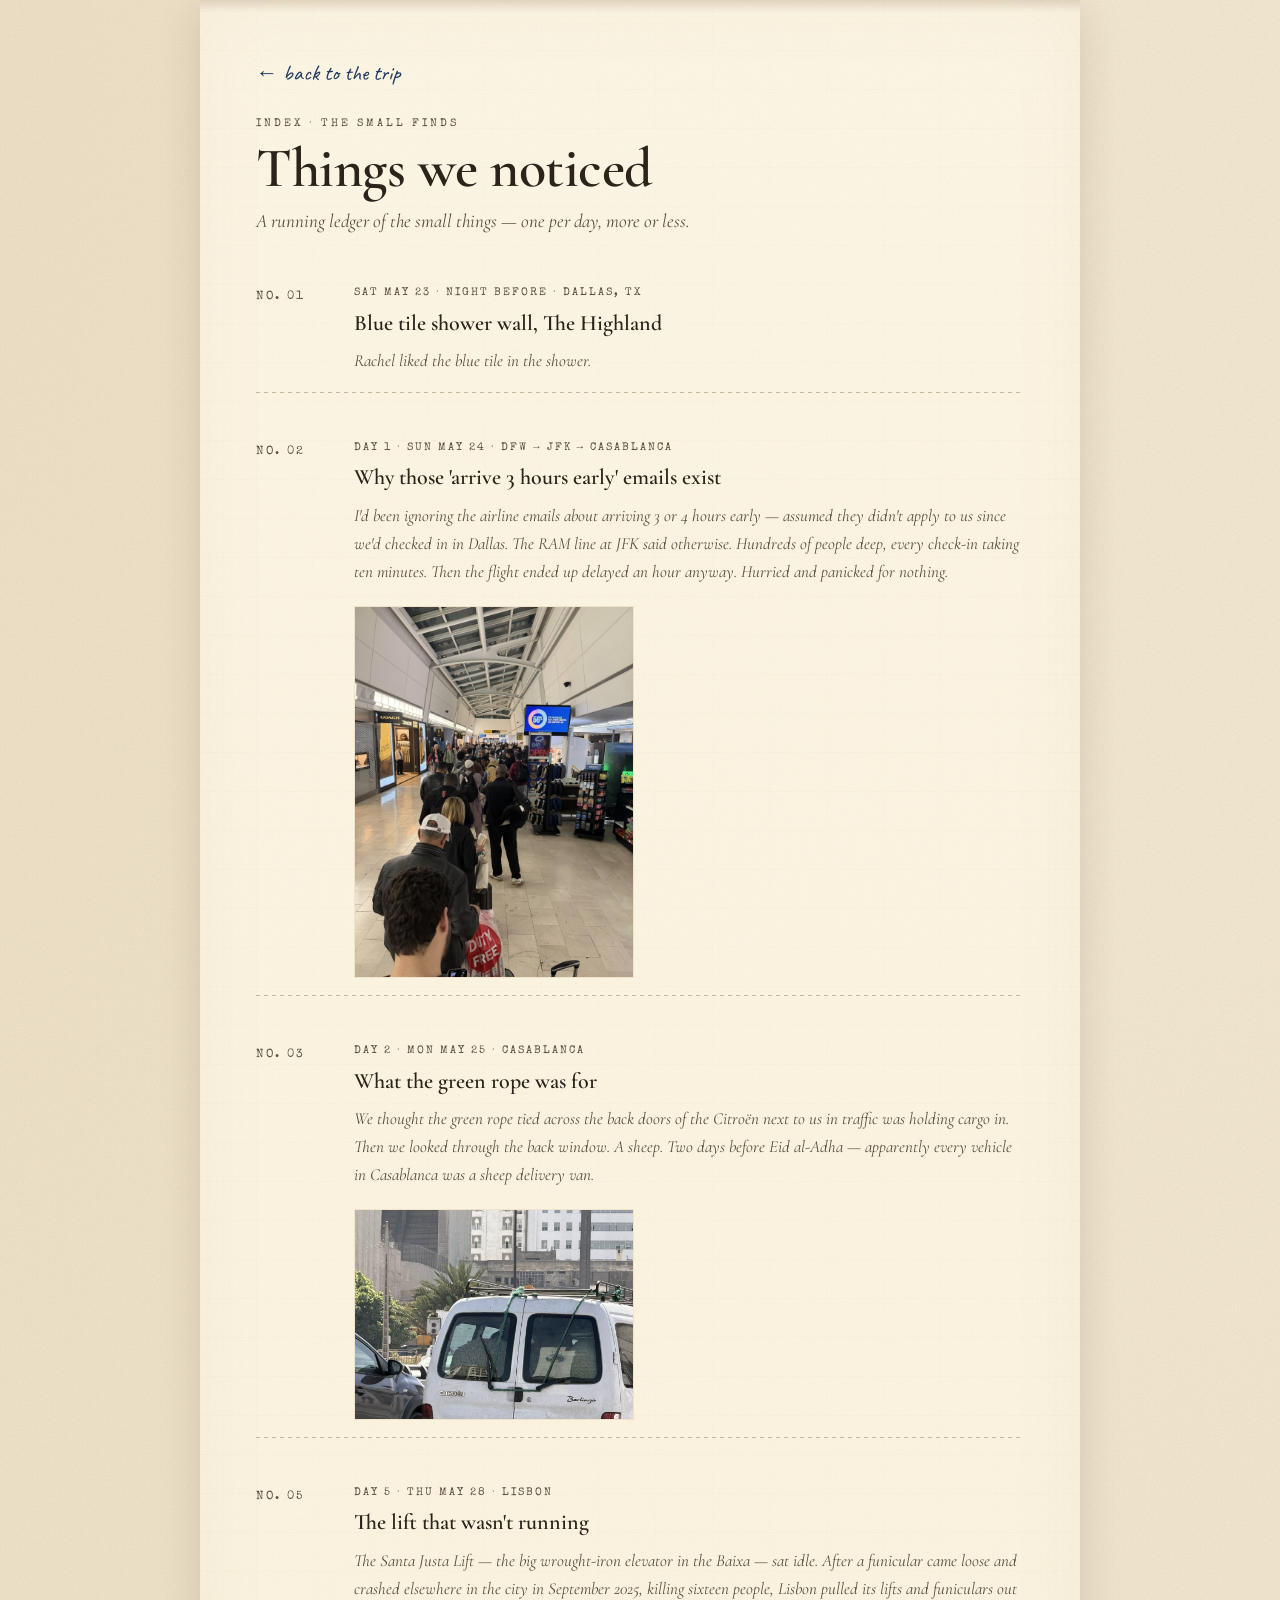
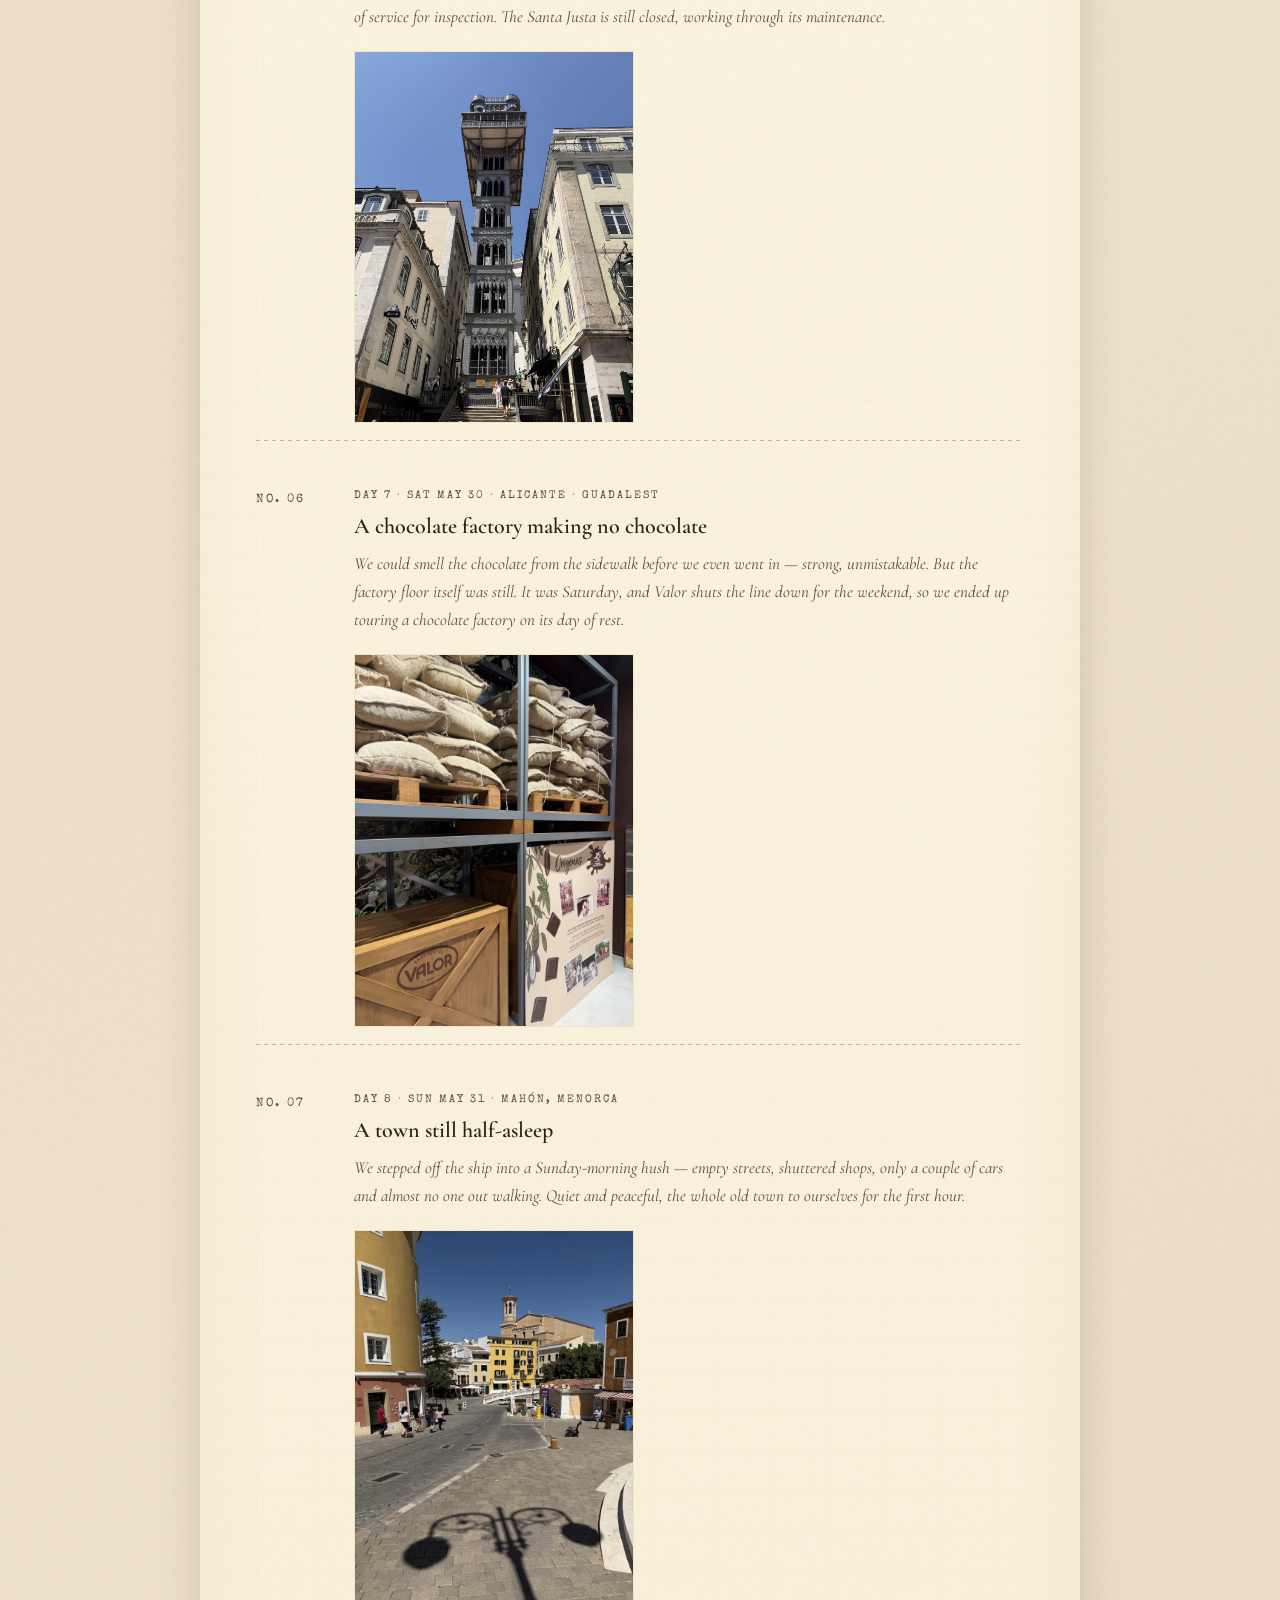
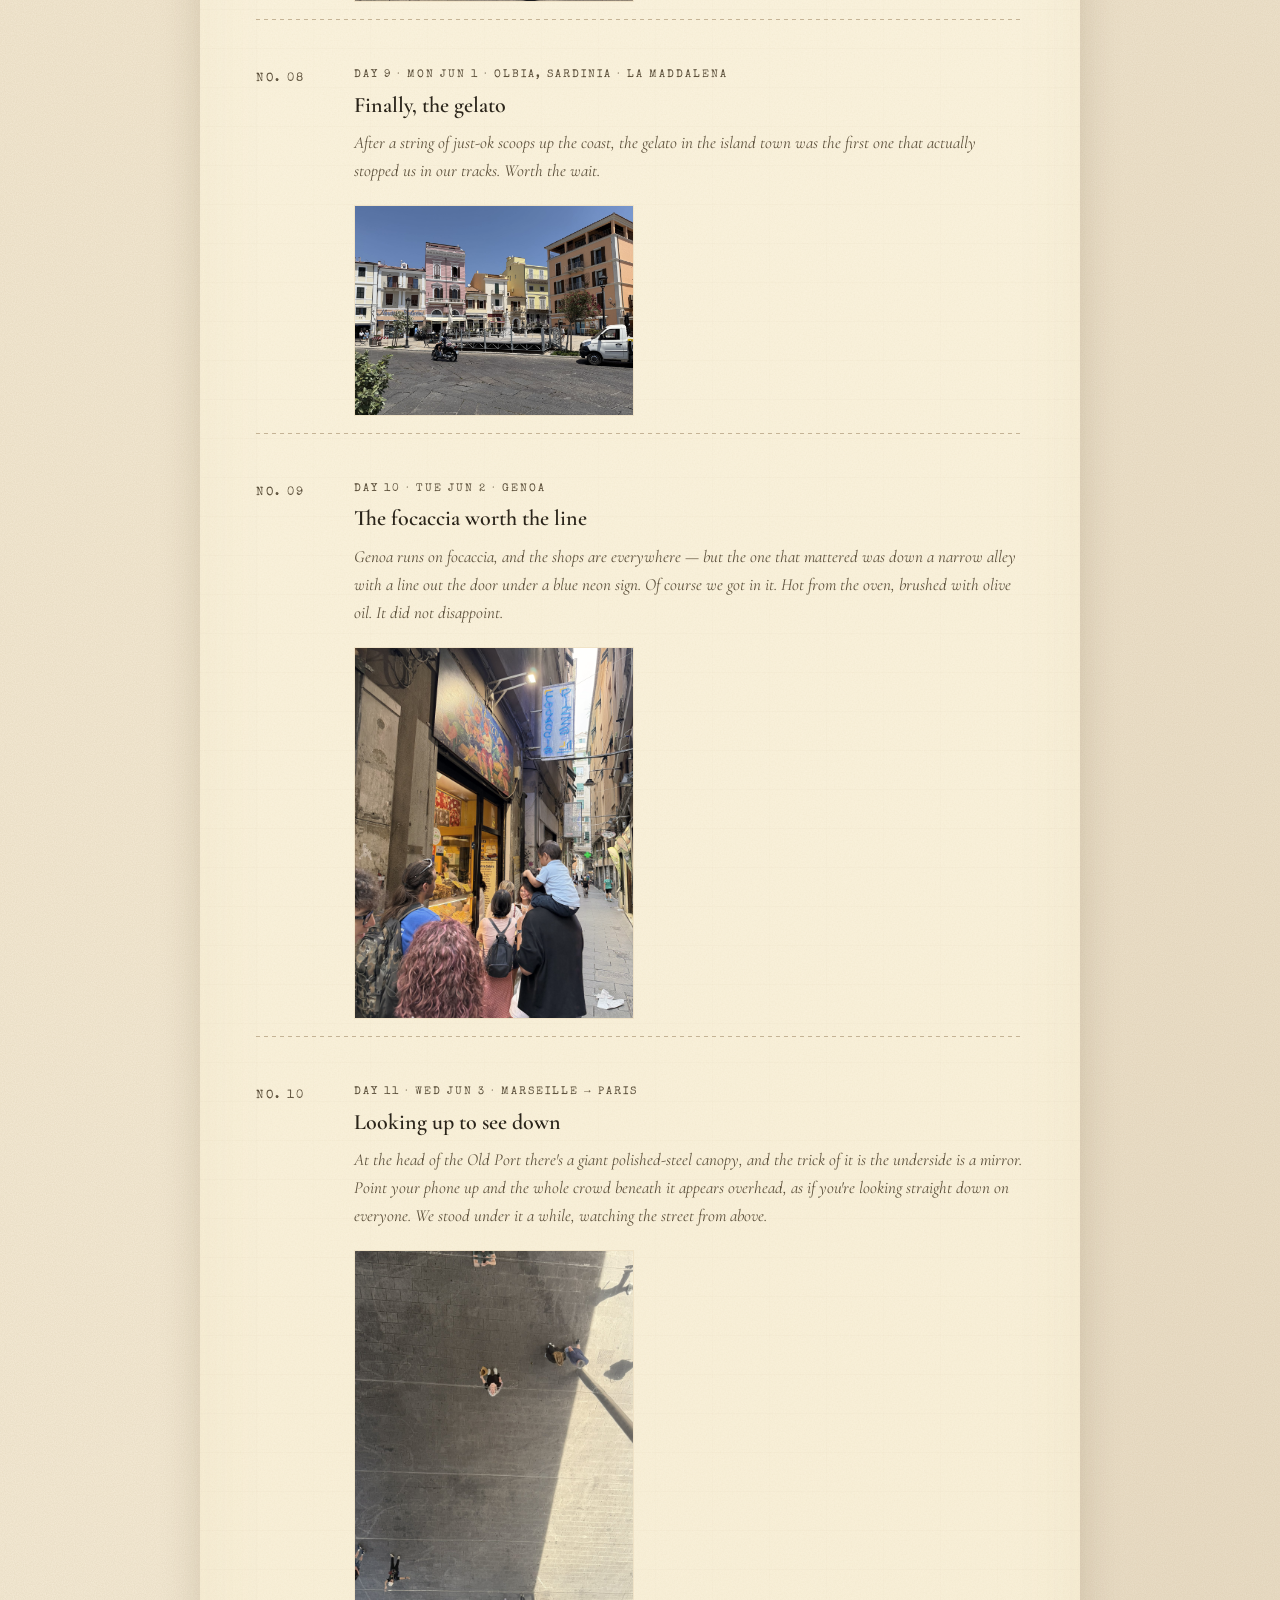
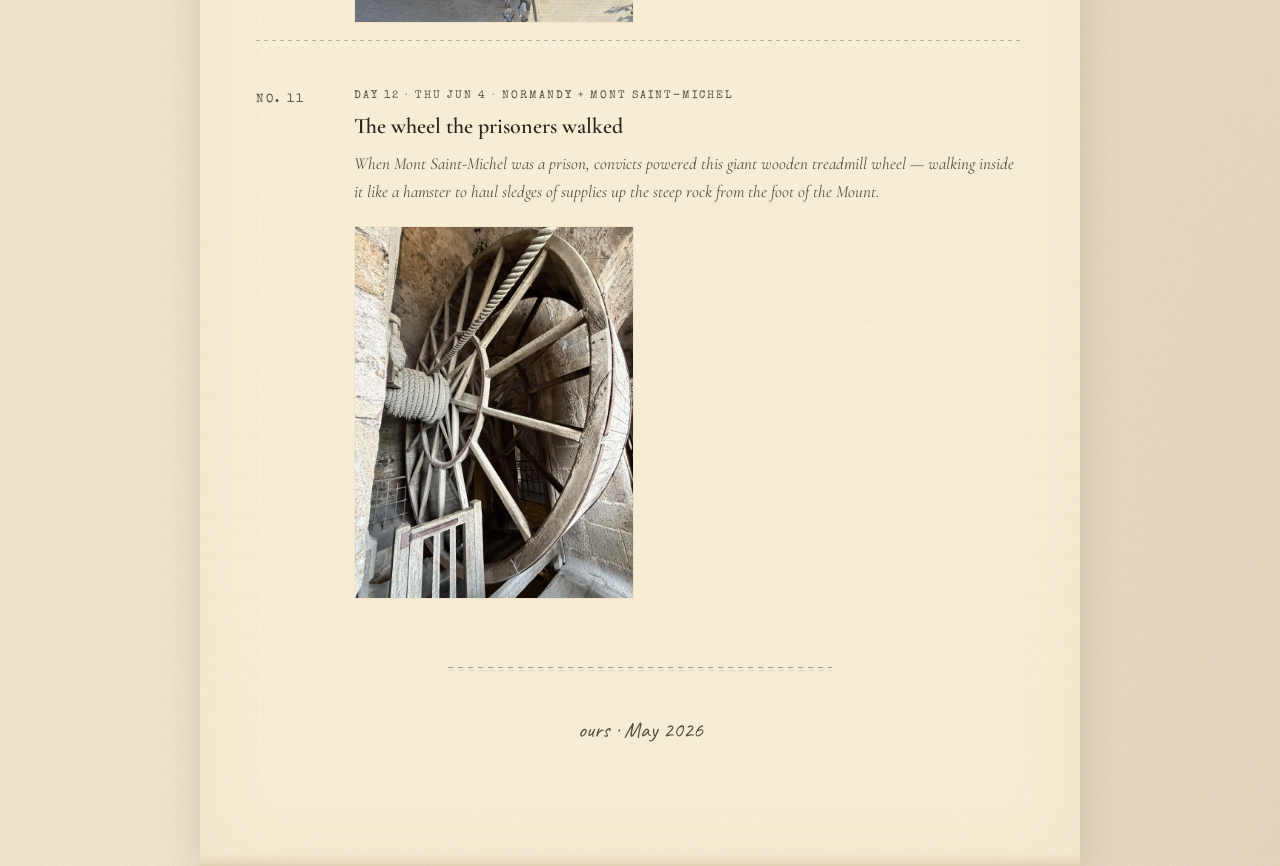
<file: noticed.html>
<!DOCTYPE html>
<html lang="en">
<head>
<meta charset="UTF-8" />
<meta name="viewport" content="width=device-width, initial-scale=1.0" />
<title>Things we noticed · Shaffers Abroad</title>

<meta property="og:title" content="Shaffers Abroad — Things we noticed" />
<meta property="og:description" content="A running ledger of the small things." />
<meta property="og:image" content="https://bespokes.ai/shaffer-europe-2026/images/hero-poster.png" />
<meta property="og:url" content="https://bespokes.ai/shaffer-europe-2026/noticed.html" />
<meta property="og:type" content="article" />
<meta name="twitter:card" content="summary_large_image" />
<meta name="twitter:image" content="https://bespokes.ai/shaffer-europe-2026/images/hero-poster.png" />
<link rel="apple-touch-icon" href="images/hero-poster.png" />
<link rel="icon" href="images/hero-poster.png" />

<link rel="preconnect" href="https://fonts.googleapis.com" />
<link rel="preconnect" href="https://fonts.gstatic.com" crossorigin />
<link href="https://fonts.googleapis.com/css2?family=Caveat:wght@400;600;700&family=Cormorant+Garamond:ital,wght@0,400;0,500;0,600;0,700;1,400&family=Special+Elite&display=swap" rel="stylesheet" />
<link rel="stylesheet" href="style.css" />
</head>
<body>
<div class="paper">

  <a href="index.html" class="backLink">← back to the trip</a>

  <header class="noticedHead">
    <div class="noticedKicker">Index · the small finds</div>
    <h1 class="noticedTitle">Things we noticed</h1>
    <p class="noticedLede">A running ledger of the small things — one per day, more or less.</p>
  </header>

  <section id="noticedList" class="noticedList">
    <div class="noticedEmpty">Nothing noticed yet. We'll start adding entries on the road.</div>
  </section>

  <footer class="footer">
    <p class="handwritten">ours · May 2026</p>
  </footer>
</div>

<script>document.write('<scr'+'ipt src="data.js?v='+Date.now()+'"><\/scr'+'ipt>');</script>
<script src="update-check.js"></script>
<script src="lightbox.js"></script>
<script>
(function(){
  const T = window.TRIP;
  if (!T || !T.days) return;
  const list = document.getElementById('noticedList');
  if (!list) return;

  const entries = T.days
    .filter(d => d.smallFind && d.smallFind.text)
    .map(d => ({ day: d, sf: d.smallFind }));

  if (!entries.length) return;  // keep empty-state

  list.innerHTML = entries.map(({day, sf}) => `
    <article class="noticedItem">
      <div class="noticedNumber">no. ${sf.number || '—'}</div>
      <div class="noticedBody">
        <div class="noticedMeta">${day.label} · ${day.city}</div>
        ${sf.label ? `<div class="noticedLabel">${sf.label}</div>` : ''}
        <div class="noticedText">${sf.text}</div>
      </div>
      ${sf.photo ? `<img class="noticedThumb" src="${sf.photo}" alt="${sf.label || ''}" />` : ''}
    </article>
  `).join('');
})();
</script>
</body>
</html>
</file>
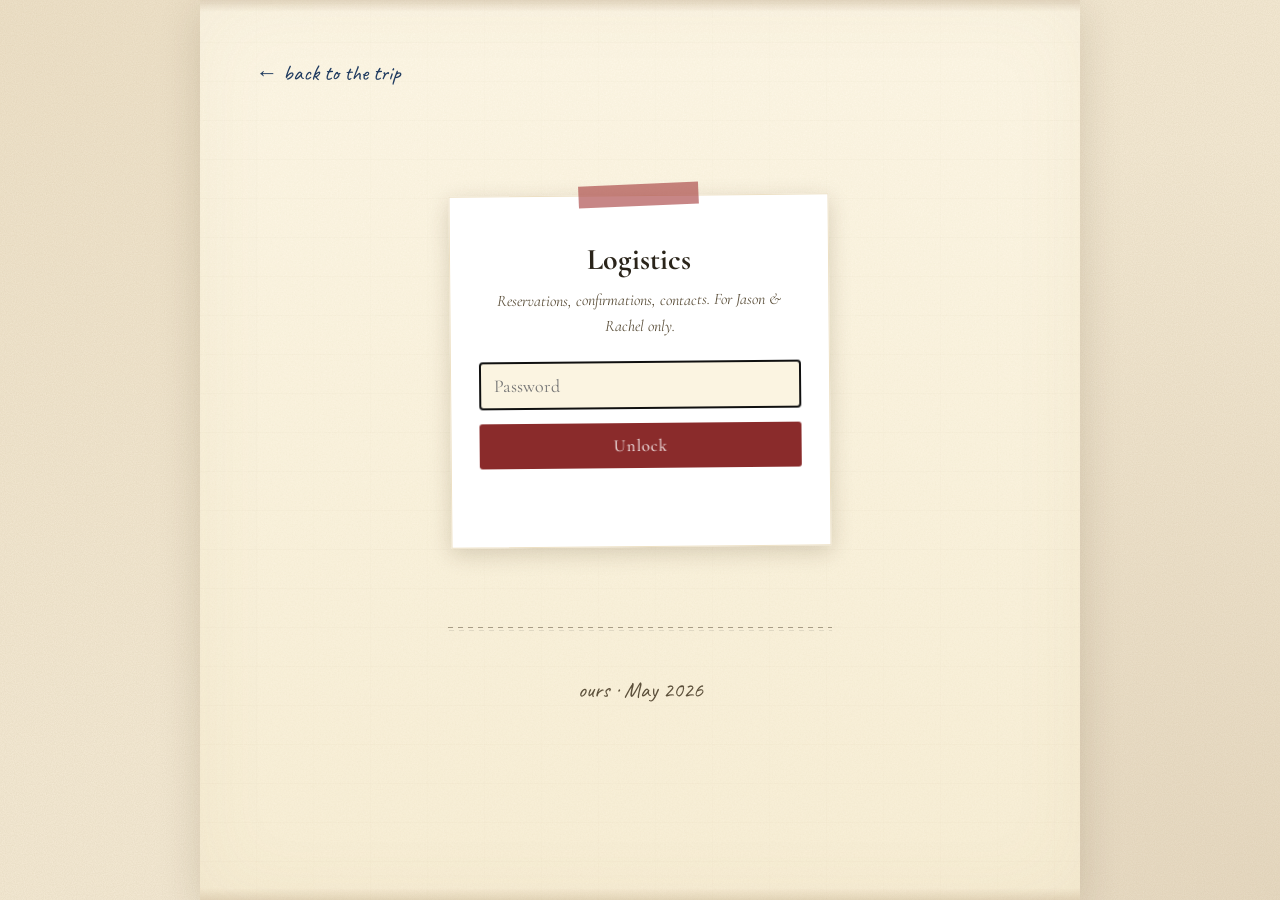
<file: private.html>
<!DOCTYPE html>
<html lang="en">
<head>
<meta charset="UTF-8" />
<meta name="viewport" content="width=device-width, initial-scale=1.0" />
<title>Logistics · Shaffers Abroad</title>
<meta name="robots" content="noindex,nofollow" />
<link rel="preconnect" href="https://fonts.googleapis.com" />
<link rel="preconnect" href="https://fonts.gstatic.com" crossorigin />
<link href="https://fonts.googleapis.com/css2?family=Caveat:wght@400;600;700&family=Cormorant+Garamond:ital,wght@0,400;0,500;0,600;0,700;1,400&family=Special+Elite&display=swap" rel="stylesheet" />
<link rel="stylesheet" href="style.css" />
</head>
<body>
<div class="paper">

  <a href="index.html" class="backLink">← back to the trip</a>

  <div id="gate" class="lockGate">
    <h2>Logistics</h2>
    <p>Reservations, confirmations, contacts. For Jason &amp; Rachel only.</p>
    <input type="password" id="pw" placeholder="Password" autocomplete="off" />
    <button id="unlockBtn">Unlock</button>
    <div class="lockError" id="lockErr"></div>
  </div>

  <div id="panel" class="privatePanel">
    <h1 style="font-family:'Cormorant Garamond',serif;font-size:42px;margin:0 0 4px;">Logistics</h1>
    <p style="font-style:italic;color:var(--ink-soft);margin:0 0 20px;">Tap any phone number to dial. Tap any address to open in Maps.</p>

    <div style="background:#fff;border:1px solid #e6ddc9;padding:16px 18px;border-radius:12px;margin:0 0 28px;box-shadow:var(--shadow-soft);">
      <div style="display:flex;align-items:center;gap:10px;margin:0 0 6px;">
        <span style="font-size:24px;line-height:1;">🎬</span>
        <span style="font-family:'Cormorant Garamond',serif;font-size:21px;font-weight:600;">Shaffers Abroad — the film</span>
      </div>
      <p style="font-size:15px;color:var(--ink-soft);margin:0 0 12px;font-style:italic;">Our two weeks across Morocco, the Mediterranean, and France — about seven and a half minutes. Best with the sound up.</p>
      <video controls preload="none" playsinline poster="film/film-poster.jpg" style="width:100%;border-radius:8px;background:#000;display:block;">
        <source src="film/shaffers-abroad.mp4" type="video/mp4" />
        Your browser doesn't support video playback.
      </video>
    </div>

    <a href="https://shaffers-abroad.netlify.app/live" target="_blank" rel="noopener"
       style="display:flex;align-items:center;gap:12px;text-decoration:none;background:var(--accent);color:#fff;padding:14px 18px;border-radius:12px;margin:0 0 28px;box-shadow:var(--shadow-soft);font-family:'Cormorant Garamond',serif;">
      <span style="font-size:26px;line-height:1;">🎙</span>
      <span>
        <span style="display:block;font-size:21px;font-weight:600;">Live Translator</span>
        <span style="display:block;font-size:15px;opacity:0.9;">Understand a guide as they talk, or say something back — hear &amp; read it</span>
      </span>
    </a>

    <div style="background:#fff;border:1px solid #e6ddc9;padding:16px 18px;border-radius:12px;margin:0 0 28px;box-shadow:var(--shadow-soft);">
      <div style="display:flex;align-items:center;gap:10px;margin:0 0 6px;">
        <span style="font-size:24px;line-height:1;">🎧</span>
        <span style="font-family:'Cormorant Garamond',serif;font-size:21px;font-weight:600;">Omaha Beach — what happened here</span>
      </div>
      <p style="font-size:15px;color:var(--ink-soft);margin:0 0 12px;font-style:italic;">A short narrated overview of D-Day on this beach, about eight minutes. For the morning at Normandy — stand on the sand and listen.</p>
      <audio controls preload="none" style="width:100%;">
        <source src="audio/dday-omaha.mp3" type="audio/mpeg" />
        Your browser doesn't support audio playback.
      </audio>
    </div>

    <div style="background:#fff;border:1px solid #e6ddc9;padding:16px 18px;border-radius:12px;margin:0 0 28px;box-shadow:var(--shadow-soft);">
      <div style="display:flex;align-items:center;gap:10px;margin:0 0 6px;">
        <span style="font-size:24px;line-height:1;">🎧</span>
        <span style="font-family:'Cormorant Garamond',serif;font-size:21px;font-weight:600;">Mont Saint-Michel — the story of the rock</span>
      </div>
      <p style="font-size:15px;color:var(--ink-soft);margin:0 0 12px;font-style:italic;">A narrated overview for the two of you, about eight minutes — the dream that built it, the tides, the pilgrims and the omelette, the fortress and the prison. For the drive in.</p>
      <audio controls preload="none" style="width:100%;">
        <source src="audio/msm-overview.mp3" type="audio/mpeg" />
        Your browser doesn't support audio playback.
      </audio>
    </div>

    <section class="privateSection" id="cruiseBox"></section>
    <section class="privateSection" id="flightsBox"></section>
    <section class="privateSection" id="hotelsBox"></section>
    <section class="privateSection" id="toursBox"></section>
    <section class="privateSection" id="parkingBox"></section>
    <section class="privateSection" id="contactsBox"></section>
    <section class="privateSection" id="notesBox"></section>
  </div>

  <footer class="footer">
    <p class="handwritten">ours · May 2026</p>
  </footer>
</div>

<script>document.write('<scr'+'ipt src="data.js?v='+Date.now()+'"><\/scr'+'ipt>');</script>
<script src="update-check.js"></script>
<script src="lightbox.js"></script>
<script>
(function(){
  // Soft lock — change the password by editing the line below.
  const PASSWORD = '2026';

  const gate = document.getElementById('gate');
  const panel = document.getElementById('panel');
  const pw = document.getElementById('pw');
  const btn = document.getElementById('unlockBtn');
  const err = document.getElementById('lockErr');

  function unlock() {
    if (pw.value === PASSWORD) {
      sessionStorage.setItem('sa-unlocked', '1');
      gate.style.display = 'none';
      panel.classList.add('unlocked');
      render();
    } else {
      err.textContent = 'try again';
      pw.value = '';
      pw.focus();
    }
  }
  btn.addEventListener('click', unlock);
  pw.addEventListener('keydown', e => { if (e.key === 'Enter') unlock(); });
  if (sessionStorage.getItem('sa-unlocked') === '1') {
    gate.style.display = 'none';
    panel.classList.add('unlocked');
    document.addEventListener('DOMContentLoaded', render);
  } else {
    setTimeout(() => pw.focus(), 100);
  }

  function tapPhone(num) {
    if (!num) return '';
    const clean = num.replace(/[^\d+]/g, '');
    return `<a class="pValue tap" href="tel:${clean}">${num}</a>`;
  }
  function tapAddress(addr) {
    if (!addr) return '';
    const q = encodeURIComponent(addr);
    return `<a class="pValue tap" href="https://maps.apple.com/?q=${q}" target="_blank">${addr}</a>`;
  }

  function row(label, value) {
    return `<div class="privateRow"><div class="pLabel">${label}</div><div class="pValue">${value}</div></div>`;
  }

  function render() {
    const P = (window.TRIP && window.TRIP.private) || {};

    // Cruise
    if (P.cruise) {
      const c = P.cruise;
      const ports = (c.portTimes || []).map(p => `<div style="font-size:15px;color:var(--ink);">• ${p}</div>`).join('');
      document.getElementById('cruiseBox').innerHTML = `
        <h3>🛳 MSC Opera · 8 nights</h3>
        ${row('Ship', c.ship)}
        ${row('Booking', `<strong>${c.booking}</strong>`)}
        ${row('Check-in', c.checkIn)}
        ${row('Board', c.boardDate)}
        ${row('Disembark', c.disembarkDate)}
        ${row('Stateroom', `<strong>${c.stateroom}</strong>`)}
        ${row('Dining', c.diningTime)}
        ${row('Assembly', c.assembly || '—')}
        ${row('Guest IDs', c.guestIds || '—')}
        ${row('Wi-Fi', c.wifi || '—')}
        ${row('App', c.app || '—')}
        ${ports ? `<div class="privateRow"><div class="pLabel">Ports</div><div>${ports}</div></div>` : ''}
      `;
    }

    // Flights
    if (P.flights && P.flights.length) {
      document.getElementById('flightsBox').innerHTML =
        `<h3>✈️ Flights</h3>` +
        P.flights.map(f => `
          <div class="privateRow">
            <div class="pLabel">${f.date}</div>
            <div class="pValue">
              <strong>${f.route}</strong><br>
              ${f.airline}<br>
              ${f.times}<br>
              ${f.seats ? `<span style="font-size:14px;color:var(--ink-soft);">${f.seats}</span><br>` : ''}
              <span style="font-size:14px;color:var(--ink-soft);">Confirmation: <strong>${f.confirmation}</strong></span>
            </div>
          </div>
        `).join('');
    }

    // Hotels
    if (P.hotels && P.hotels.length) {
      document.getElementById('hotelsBox').innerHTML =
        `<h3>🏨 Hotels</h3>` +
        P.hotels.map(h => `
          <div class="privateRow">
            <div class="pLabel">${h.date}</div>
            <div class="pValue">
              <strong>${h.name}</strong><br>
              ${tapAddress(h.city)}<br>
              ${tapPhone(h.phone)}<br>
              <span style="font-size:14px;color:var(--ink-soft);">Confirmation: <strong>${h.confirmation}</strong></span>
              ${h.notes ? `<br><span style="font-size:14px;color:var(--ink-soft);font-style:italic;">${h.notes}</span>` : ''}
            </div>
          </div>
        `).join('');
    }

    // Tours
    if (P.tours && P.tours.length) {
      document.getElementById('toursBox').innerHTML =
        `<h3>🎟 Tours &amp; excursions</h3>` +
        P.tours.map(t => `
          <div class="privateRow">
            <div class="pLabel">${t.date}</div>
            <div class="pValue">
              <strong>${t.name}</strong><br>
              <span style="font-size:14px;color:var(--ink-soft);">${t.operator || ''}</span><br>
              <span style="font-size:14px;color:var(--ink-soft);">Confirmation: <strong>${t.confirmation}</strong></span>
            </div>
          </div>
        `).join('');
    }

    // Parking
    if (P.parking) {
      const p = P.parking;
      document.getElementById('parkingBox').innerHTML = `
        <h3>🅿️ DFW Parking</h3>
        ${row('Where', p.where)}
        ${row('Confirmation', `<strong>${p.confirmation}</strong>`)}
        ${row('License plate', `<strong>${p.lpn}</strong>`)}
        ${row('In', p.start)}
        ${row('Out', p.end)}
        ${row('Total', p.total)}
        <div class="privateRow"><div class="pLabel">Plan</div><div style="font-size:15px;color:var(--ink);">${p.note}</div></div>
      `;
    }

    // Contacts
    if (P.contacts && P.contacts.length) {
      document.getElementById('contactsBox').innerHTML =
        `<h3>☎ Key contacts</h3>` +
        P.contacts.map(c => `
          <div class="privateRow"><div class="pLabel">${c.who}</div>
            <div>${tapPhone(c.phone)}</div>
          </div>
        `).join('');
    }

    // Notes
    if (P.notes) {
      document.getElementById('notesBox').innerHTML =
        `<h3>📝 Trip notes</h3>
         <p style="font-size:16px;line-height:1.7;color:var(--ink);">${P.notes}</p>`;
    }
  }
})();
</script>
</body>
</html>
</file>
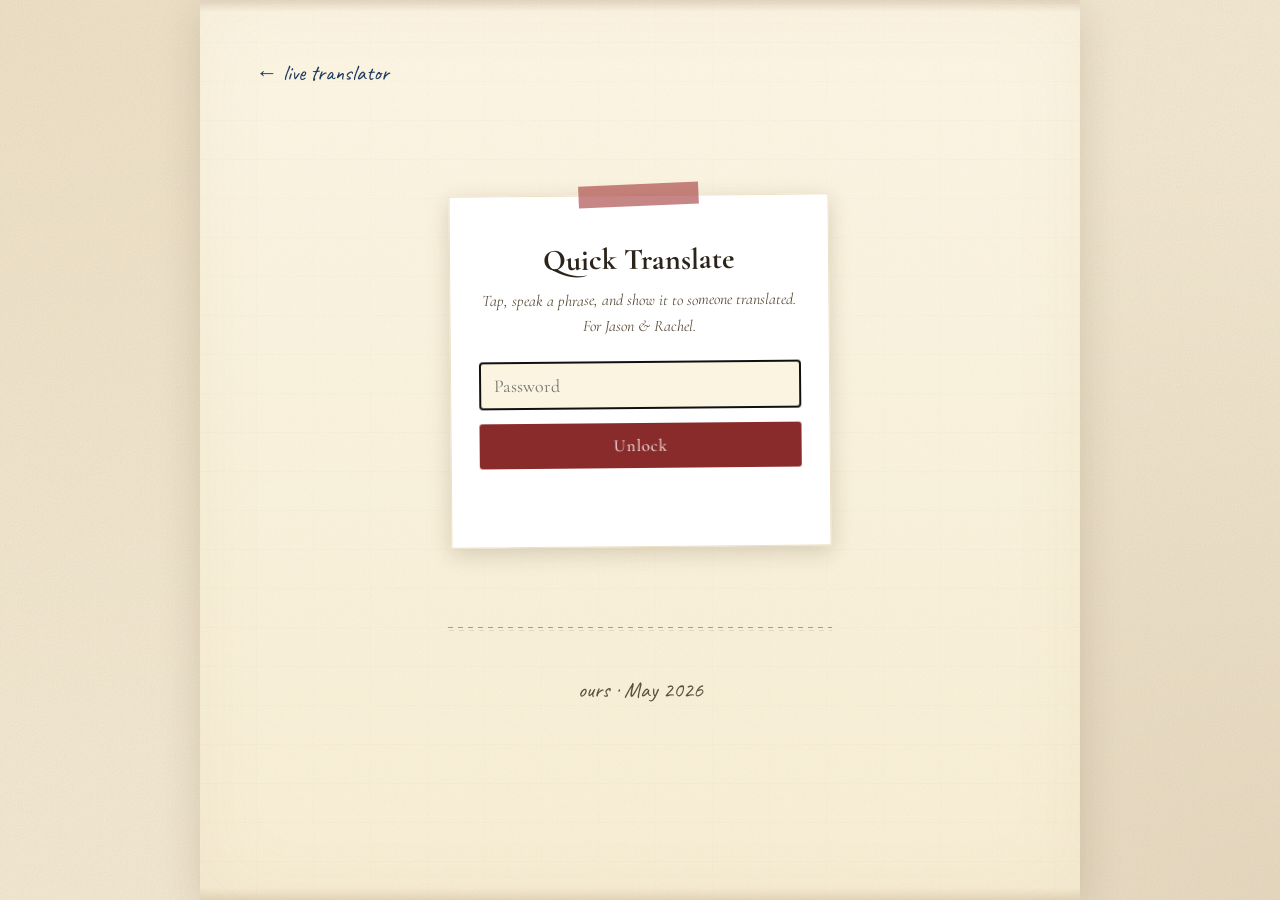
<file: translate.html>
<!DOCTYPE html>
<html lang="en">
<head>
<meta charset="UTF-8" />
<meta name="viewport" content="width=device-width, initial-scale=1.0" />
<title>Quick Translate · Shaffers Abroad</title>
<meta name="robots" content="noindex,nofollow" />
<link rel="preconnect" href="https://fonts.googleapis.com" />
<link rel="preconnect" href="https://fonts.gstatic.com" crossorigin />
<link href="https://fonts.googleapis.com/css2?family=Caveat:wght@400;600;700&family=Cormorant+Garamond:ital,wght@0,400;0,500;0,600;0,700;1,400&family=Special+Elite&display=swap" rel="stylesheet" />
<link rel="stylesheet" href="style.css" />
<style>
  .trWrap { max-width: 560px; margin: 0 auto; }
  .trLangRow { display: flex; gap: 8px; justify-content: center; margin: 4px 0 26px; flex-wrap: wrap; }
  .trLang {
    font-family: 'Cormorant Garamond', serif; font-size: 19px; font-weight: 600;
    padding: 8px 20px; border-radius: 999px; cursor: pointer;
    background: transparent; color: var(--ink-soft);
    border: 1.5px solid rgba(90, 79, 58, 0.35); transition: all 0.15s;
  }
  .trLang.active { background: var(--accent); color: #fff; border-color: var(--accent); }
  .trMicWrap { text-align: center; margin: 18px 0 8px; }
  .trMic {
    width: 116px; height: 116px; border-radius: 50%; border: none; cursor: pointer;
    background: var(--accent); color: #fff; font-size: 44px; line-height: 1;
    box-shadow: var(--shadow); transition: transform 0.12s, background 0.2s;
  }
  .trMic:hover { transform: translateY(-2px); }
  .trMic.recording { background: #6e1f1f; animation: trPulse 1.2s ease-in-out infinite; }
  @keyframes trPulse { 0%,100% { box-shadow: 0 0 0 0 rgba(138,43,43,0.5); } 50% { box-shadow: 0 0 0 16px rgba(138,43,43,0); } }
  .trHint { text-align: center; color: var(--ink-soft); font-style: italic; font-size: 16px; margin: 12px 0 0; min-height: 22px; }
  .trCard {
    background: rgba(255,255,255,0.55); border: 1px solid rgba(90,79,58,0.18);
    border-radius: 12px; padding: 18px 20px; margin: 16px 0; box-shadow: var(--shadow-soft);
  }
  .trCard .trLabel {
    font-family: 'Special Elite', monospace; font-size: 12px; letter-spacing: 1.5px;
    text-transform: uppercase; color: var(--ink-soft); margin-bottom: 6px;
  }
  .trCard .trText { font-family: 'Cormorant Garamond', serif; font-size: var(--tr-font, 26px); color: var(--ink); line-height: 1.35; }
  .trSize { display:flex; align-items:center; justify-content:center; gap:10px; margin: 4px 0 0; color: var(--ink-soft); font-size:14px; font-style:italic; }
  .trSize button { width:40px; height:40px; border-radius:50%; border:1.5px solid rgba(90,79,58,0.35); background:transparent; color:var(--ink); cursor:pointer; font-family:'Cormorant Garamond',serif; line-height:1; }
  .trSize button:active { background: rgba(0,0,0,0.06); }
  .trSize .lg { font-size:23px; font-weight:600; } .trSize .sm { font-size:15px; }
  .trCard.trHeard { opacity: 0.75; }
  .trCard.trHeard .trText { font-size: 20px; }
  #trResults { margin-top: 22px; }
  .trError { color: var(--accent); text-align: center; font-style: italic; margin-top: 14px; }
  .trUnsupported { text-align:center; color: var(--ink-soft); margin-top: 20px; }
</style>
</head>
<body>
<div class="paper">

  <a href="live.html" class="backLink">← live translator</a>

  <div id="gate" class="lockGate">
    <h2>Quick Translate</h2>
    <p>Tap, speak a phrase, and show it to someone translated. For Jason &amp; Rachel.</p>
    <input type="password" id="pw" placeholder="Password" autocomplete="off" inputmode="numeric" />
    <button id="unlockBtn">Unlock</button>
    <div class="lockError" id="lockErr"></div>
  </div>

  <div id="panel" class="privatePanel">
    <div class="trWrap">
      <h1 style="font-family:'Cormorant Garamond',serif;font-size:42px;margin:0 0 4px;text-align:center;">Quick Translate</h1>
      <p style="font-style:italic;color:var(--ink-soft);margin:0 0 14px;text-align:center;">Pick the language you want it in, tap the mic, and speak one phrase — then show the screen.</p>
      <p style="text-align:center;margin:0 0 22px;"><a href="live.html" style="color:var(--accent);font-family:'Cormorant Garamond',serif;font-size:18px;font-weight:600;">← Following a guide who keeps talking? Use Live</a></p>

      <div class="trLangRow" id="trLangRow">
        <button class="trLang active" data-lang="English">English</button>
        <button class="trLang" data-lang="French">Français</button>
        <button class="trLang" data-lang="Spanish">Español</button>
        <button class="trLang" data-lang="Italian">Italiano</button>
        <button class="trLang" data-lang="German">Deutsch</button>
        <button class="trLang" data-lang="Portuguese">Português</button>
      </div>

      <div class="trMicWrap">
        <button class="trMic" id="trMic" aria-label="Record">🎙</button>
        <p class="trHint" id="trHint">Tap to speak</p>
      </div>

      <div class="trSize" id="trSize">
        <span>Text size</span>
        <button class="sm" data-step="-1" aria-label="Smaller text">A−</button>
        <button class="lg" data-step="1" aria-label="Bigger text">A+</button>
      </div>

      <div id="trResults"></div>
      <div class="trError" id="trError"></div>
    </div>
  </div>

  <footer class="footer">
    <p class="handwritten">ours · May 2026</p>
  </footer>
</div>

<script src="update-check.js"></script>
<script>
(function(){
  const PASSWORD = '2026';
  const gate = document.getElementById('gate');
  const panel = document.getElementById('panel');
  const pw = document.getElementById('pw');
  const btn = document.getElementById('unlockBtn');
  const err = document.getElementById('lockErr');

  function showPanel() { gate.style.display = 'none'; panel.classList.add('unlocked'); }
  function unlock() {
    if (pw.value === PASSWORD) {
      sessionStorage.setItem('sa-unlocked', '1');
      showPanel();
    } else { err.textContent = 'try again'; pw.value = ''; pw.focus(); }
  }
  btn.addEventListener('click', unlock);
  pw.addEventListener('keydown', e => { if (e.key === 'Enter') unlock(); });
  if (sessionStorage.getItem('sa-unlocked') === '1') { showPanel(); }
  else { setTimeout(() => pw.focus(), 100); }

  // ===== Text size (shared across both translator pages) =====
  const SIZES = [18, 22, 26, 32, 40, 48, 56];
  let sizeIdx = parseInt(localStorage.getItem('sa-tr-size'), 10);
  if (isNaN(sizeIdx)) sizeIdx = 2;
  function applySize(){
    sizeIdx = Math.max(0, Math.min(SIZES.length - 1, sizeIdx));
    document.documentElement.style.setProperty('--tr-font', SIZES[sizeIdx] + 'px');
    localStorage.setItem('sa-tr-size', sizeIdx);
  }
  applySize();
  document.getElementById('trSize').addEventListener('click', e => {
    const b = e.target.closest('button');
    if (!b) return;
    sizeIdx += parseInt(b.dataset.step, 10);
    applySize();
  });

  // ===== Translator =====
  let target = 'English';
  document.getElementById('trLangRow').addEventListener('click', e => {
    const b = e.target.closest('.trLang');
    if (!b) return;
    document.querySelectorAll('.trLang').forEach(x => x.classList.remove('active'));
    b.classList.add('active');
    target = b.dataset.lang;
  });

  // The translator engine lives on the Netlify deploy. Call it next-door with a
  // relative path when served from there (or locally); reach across to Netlify
  // when served from anywhere else (e.g. the bespokes.ai mirror, which has no
  // engine) so this works on BOTH addresses.
  const API_BASE = (/(^|\.)netlify\.app$/.test(location.hostname)
                    || location.hostname === 'localhost'
                    || location.hostname === '127.0.0.1')
    ? '' : 'https://shaffers-abroad.netlify.app';

  const mic = document.getElementById('trMic');
  const hint = document.getElementById('trHint');
  const results = document.getElementById('trResults');
  const errOut = document.getElementById('trError');

  let mediaRecorder = null, chunks = [], recording = false;

  if (!navigator.mediaDevices || !window.MediaRecorder) {
    mic.disabled = true;
    errOut.innerHTML = '<div class="trUnsupported">This browser can\'t record audio. Try Safari or Chrome.</div>';
  }

  mic.addEventListener('click', async () => {
    if (recording) { stopRecording(); return; }
    errOut.textContent = '';
    try {
      const stream = await navigator.mediaDevices.getUserMedia({ audio: true });
      chunks = [];
      mediaRecorder = new MediaRecorder(stream);
      mediaRecorder.ondataavailable = e => { if (e.data.size > 0) chunks.push(e.data); };
      mediaRecorder.onstop = () => {
        stream.getTracks().forEach(t => t.stop());
        sendClip(new Blob(chunks, { type: mediaRecorder.mimeType || 'audio/webm' }));
      };
      mediaRecorder.start();
      recording = true;
      mic.classList.add('recording');
      mic.textContent = '⏹';
      hint.textContent = 'Listening… tap to stop';
    } catch {
      errOut.textContent = 'Microphone permission is needed to translate.';
    }
  });

  function stopRecording() {
    if (mediaRecorder && recording) {
      mediaRecorder.stop();
      recording = false;
      mic.classList.remove('recording');
      mic.textContent = '🎙';
      hint.textContent = 'Translating…';
    }
  }

  function sendClip(blob) {
    const reader = new FileReader();
    reader.onloadend = async () => {
      const base64 = String(reader.result).split(',')[1] || '';
      try {
        const r = await fetch(API_BASE + '/api/translate', {
          method: 'POST',
          headers: { 'Content-Type': 'application/json' },
          body: JSON.stringify({ audioBase64: base64, mimeType: blob.type, target }),
        });
        const data = await r.json();
        if (!r.ok || data.error) {
          errOut.textContent = data.error || 'Something went wrong. Try again.';
          hint.textContent = 'Tap to speak';
          return;
        }
        renderResult(data);
        hint.textContent = 'Tap to speak again';
      } catch {
        errOut.textContent = 'Could not reach the translator. Check your connection.';
        hint.textContent = 'Tap to speak';
      }
    };
    reader.readAsDataURL(blob);
  }

  function renderResult(data) {
    const heard = data.original ? `<div class="trCard trHeard"><div class="trLabel">Heard</div><div class="trText">${escapeHtml(data.original)}</div></div>` : '';
    const out = `<div class="trCard"><div class="trLabel">In ${escapeHtml(data.target)}</div><div class="trText">${escapeHtml(data.translation)}</div></div>`;
    results.innerHTML = out + heard;
  }

  function escapeHtml(s) {
    return String(s).replace(/[&<>"']/g, c => ({ '&':'&amp;','<':'&lt;','>':'&gt;','"':'&quot;',"'":'&#39;' }[c]));
  }
})();
</script>
</body>
</html>
</file>
<file: style.css>
/* ============================================================
   SHAFFER EUROPE 2026 — scrapbook stylesheet
   ============================================================ */

:root {
  --cream: #f4ead5;
  --cream-deep: #ede0c4;
  --paper: #fbf4e1;
  --ink: #2a241a;
  --ink-soft: #5b4f3a;
  --accent: #8a2b2b;        /* deep brick */
  --accent-2: #1f3a5f;      /* navy */
  --gold: #b78a3a;
  --tape-blue: rgba(85, 130, 165, 0.7);
  --tape-red:  rgba(170, 70, 70, 0.65);
  --tape-gold: rgba(200, 165, 90, 0.65);
  --shadow: 0 6px 22px rgba(60, 40, 10, 0.18);
  --shadow-soft: 0 3px 10px rgba(60, 40, 10, 0.12);
}

* { box-sizing: border-box; }
html, body { margin: 0; padding: 0; }

body {
  background: var(--cream);
  background-image:
    /* fine paper grain via SVG fractal noise */
    url("data:image/svg+xml;utf8,<svg xmlns='http://www.w3.org/2000/svg' width='200' height='200'><filter id='n'><feTurbulence type='fractalNoise' baseFrequency='0.9' numOctaves='2' stitchTiles='stitch'/><feColorMatrix values='0 0 0 0 0.45  0 0 0 0 0.34  0 0 0 0 0.18  0 0 0 0.18 0'/></filter><rect width='100%' height='100%' filter='url(%23n)'/></svg>"),
    /* warm vignette in the corners */
    radial-gradient(ellipse at top left, rgba(170, 130, 70, 0.08), transparent 60%),
    radial-gradient(ellipse at bottom right, rgba(120, 80, 40, 0.10), transparent 60%);
  background-size: 200px 200px, auto, auto;
  background-position: 0 0, 0 0, 0 0;
  color: var(--ink);
  font-family: 'Cormorant Garamond', Georgia, 'Times New Roman', serif;
  font-size: 19px;
  line-height: 1.6;
  -webkit-font-smoothing: antialiased;
  min-height: 100vh;
}

.paper {
  max-width: 880px;
  margin: 0 auto;
  background: var(--paper);
  background-image:
    /* heavier paper grain */
    url("data:image/svg+xml;utf8,<svg xmlns='http://www.w3.org/2000/svg' width='240' height='240'><filter id='p'><feTurbulence type='fractalNoise' baseFrequency='0.65' numOctaves='3' stitchTiles='stitch'/><feColorMatrix values='0 0 0 0 0.55  0 0 0 0 0.42  0 0 0 0 0.22  0 0 0 0.10 0'/></filter><rect width='100%' height='100%' filter='url(%23p)'/></svg>"),
    /* horizontal fiber lines */
    repeating-linear-gradient(0deg, transparent 0 38px, rgba(120, 90, 50, 0.018) 38px 39px),
    /* vertical fiber lines, even fainter */
    repeating-linear-gradient(90deg, transparent 0 56px, rgba(120, 90, 50, 0.012) 56px 57px),
    linear-gradient(180deg, rgba(255, 250, 235, 0.6), rgba(245, 232, 200, 0.4));
  padding: 40px 36px 80px;
  box-shadow: 0 10px 40px rgba(60, 40, 10, 0.15), inset 0 0 80px rgba(160, 120, 60, 0.06);
  position: relative;
  min-height: 100vh;
}
.paper::before, .paper::after {
  /* faint torn-edge feel on the top */
  content: '';
  position: absolute;
  left: 0; right: 0;
  height: 12px;
  pointer-events: none;
}
.paper::before { top: 0; background: linear-gradient(180deg, rgba(120, 80, 40, 0.18), transparent); }
.paper::after  { bottom: 0; background: linear-gradient(0deg, rgba(120, 80, 40, 0.14), transparent); }
/* ===== Masthead ===== */

.masthead {
  text-align: center;
  position: relative;
  padding: 8px 0 28px;
  margin-bottom: 36px;
}

.flipCard {
  margin: 0 0 18px;
  perspective: 1500px;
  position: relative;
  /* prevent iOS long-press selection */
  -webkit-user-select: none;
  user-select: none;
  -webkit-touch-callout: none;
}
.flipInner {
  position: relative;
  width: 100%;
  transition: transform 0.7s cubic-bezier(.4,.2,.2,1);
  transform-style: preserve-3d;
}
.flipInner.flipped {
  transform: rotateY(180deg);
}
.flipFace {
  width: 100%;
  -webkit-backface-visibility: hidden;
  backface-visibility: hidden;
}
.flipFront {
  position: relative;
}
.flipBack {
  position: absolute;
  inset: 0;
  background: var(--paper);
  background-image:
    url("data:image/svg+xml;utf8,<svg xmlns='http://www.w3.org/2000/svg' width='240' height='240'><filter id='p'><feTurbulence type='fractalNoise' baseFrequency='0.7' numOctaves='3' stitchTiles='stitch'/><feColorMatrix values='0 0 0 0 0.55  0 0 0 0 0.42  0 0 0 0 0.22  0 0 0 0.10 0'/></filter><rect width='100%' height='100%' filter='url(%23p)'/></svg>"),
    linear-gradient(180deg, #f0e5cf, #e9ddc0);
  transform: rotateY(180deg);
  display: flex;
  align-items: center;
  justify-content: center;
  border: 1px solid var(--cream-deep);
  box-shadow: inset 0 0 60px rgba(120, 80, 40, 0.10);
}
.flipBackInner {
  text-align: center;
  width: 80%;
  max-width: 320px;
  padding: 30px 0;
}
.flipBackKicker {
  font-family: 'Cormorant Garamond', serif;
  font-size: 24px;
  font-weight: 600;
  color: var(--ink);
  letter-spacing: 0.5px;
}
.flipBackHint {
  font-family: 'Caveat', cursive;
  font-size: 20px;
  color: var(--ink-soft);
  margin: 4px 0 18px;
  font-style: normal;
}
.flipBack input[type="password"] {
  width: 100%;
  padding: 11px 14px;
  font-family: 'Cormorant Garamond', serif;
  font-size: 18px;
  border: 1px solid var(--ink-soft);
  background: var(--paper);
  border-radius: 3px;
  text-align: center;
  letter-spacing: 4px;
}
.flipBack button#flipUnlock {
  margin-top: 10px;
  width: 100%;
  background: var(--ink);
  color: var(--paper);
  border: none;
  padding: 10px 0;
  font-family: 'Cormorant Garamond', serif;
  font-size: 16px;
  letter-spacing: 1.5px;
  cursor: pointer;
}
.flipBack button#flipUnlock:hover { background: #1a1610; }
.flipBackErr {
  font-family: 'Caveat', cursive;
  font-size: 20px;
  color: var(--accent);
  margin-top: 8px;
  min-height: 24px;
}
.flipBackCancel {
  background: transparent;
  border: none;
  font-family: 'Caveat', cursive;
  font-size: 18px;
  color: var(--ink-soft);
  cursor: pointer;
  padding: 4px 12px;
  margin-top: 4px;
}

.heroPoster {
  margin: 0;
  padding: 0;
  position: relative;
  overflow: hidden;
  cursor: pointer;
}
.heroPoster img {
  width: 100%;
  display: block;
  filter: contrast(0.95) saturate(0.92);
  pointer-events: none;
}
.heroPoster::after {
  /* paper-grain overlay to harmonize with the rest of the page */
  content: '';
  position: absolute;
  inset: 0;
  background-image: url("data:image/svg+xml;utf8,<svg xmlns='http://www.w3.org/2000/svg' width='200' height='200'><filter id='n'><feTurbulence type='fractalNoise' baseFrequency='0.85' numOctaves='2' stitchTiles='stitch'/><feColorMatrix values='0 0 0 0 0.55  0 0 0 0 0.42  0 0 0 0 0.22  0 0 0 0.08 0'/></filter><rect width='100%' height='100%' filter='url(%23n)'/></svg>");
  background-size: 200px 200px;
  mix-blend-mode: multiply;
  opacity: 0.6;
  pointer-events: none;
}

.routeMap {
  margin: 24px 0 48px;
}
.mapFigure {
  margin: 16px -8px 0;
  padding: 14px;
  background: #fff;
  border: 1px solid var(--cream-deep);
  box-shadow: var(--shadow);
  position: relative;
  transform: rotate(-0.6deg);
}
.mapFigure::before {
  content: '';
  position: absolute;
  top: -10px; left: 50%;
  transform: translateX(-50%) rotate(-1.5deg);
  width: 110px; height: 18px;
  background: var(--tape-gold);
  background-image: radial-gradient(circle at 5px 5px, rgba(0,0,0,0.16) 1.3px, transparent 1.5px);
  background-size: 10px 10px;
  box-shadow: 0 2px 3px rgba(0,0,0,0.12);
}
.mapFigure img,
.mapFigure svg.medMap {
  width: 100%;
  display: block;
  height: auto;
}
.mapFigure img {
  filter: contrast(0.92) saturate(0.85);
}
.mapCaption {
  font-family: 'Cormorant Garamond', Georgia, serif;
  font-size: 17px;
  font-style: italic;
  color: var(--ink-soft);
  line-height: 1.65;
  margin: 14px 4px 0;
  padding: 0 6px;
}
.masthead::after {
  content: '';
  display: block;
  position: absolute;
  bottom: 0; left: 0; right: 0;
  height: 6px;
  background-image:
    /* stitched line — small dashes with shadow underneath */
    linear-gradient(90deg, var(--ink-soft) 50%, transparent 50%),
    linear-gradient(90deg, rgba(0,0,0,0.18) 50%, transparent 50%);
  background-size: 10px 1px, 10px 1px;
  background-position: 0 0, 1px 3px;
  background-repeat: repeat-x;
  opacity: 0.5;
}

.postmark {
  font-family: 'Special Elite', 'Courier New', monospace;
  letter-spacing: 3px;
  text-transform: uppercase;
  font-size: 11px;
  color: var(--ink-soft);
  margin-bottom: 14px;
}

.title {
  font-family: 'Cormorant Garamond', serif;
  font-weight: 600;
  font-size: clamp(54px, 11vw, 96px);
  line-height: 0.95;
  letter-spacing: -1px;
  margin: 0;
  color: var(--ink);
}
.title .tiny {
  display: block;
  font-family: 'Caveat', cursive;
  font-size: 0.34em;
  font-weight: 400;
  color: var(--ink-soft);
  margin-bottom: -10px;
}
.title .tagline-script {
  display: block;
  font-family: 'Caveat', cursive;
  font-weight: 400;
  font-size: 0.38em;
  color: var(--accent-2);
  margin-top: 6px;
  font-style: italic;
}
.subtitle {
  margin: 18px auto 0;
  max-width: 540px;
  font-style: italic;
  color: var(--ink-soft);
  font-size: 19px;
}

.stampWrap {
  margin-top: 20px;
  display: flex; justify-content: center;
}
.stamp {
  display: inline-block;
  font-family: 'Special Elite', monospace;
  font-size: 10px;
  letter-spacing: 3px;
  padding: 5px 12px;
  border: 1px solid var(--ink-soft);
  color: var(--ink-soft);
  border-radius: 2px;
  opacity: 0.7;
  background: transparent;
}

/* ===== Countdown / day-counter card ===== */

.countdownCard {
  position: relative;
  background: #fff;
  margin: 0 auto 40px;
  max-width: 420px;
  padding: 28px 22px 26px;
  text-align: center;
  border: 1px solid var(--cream-deep);
  box-shadow: var(--shadow);
  transform: rotate(-1deg);
}
.countdownCard::before {
  /* washi tape on top */
  content: '';
  position: absolute;
  top: -14px; left: 50%;
  transform: translateX(-50%) rotate(-2deg);
  width: 140px; height: 26px;
  background: var(--tape-blue);
  background-image: repeating-linear-gradient(
    90deg,
    rgba(255,255,255,0.18) 0 6px,
    transparent 6px 12px
  );
  box-shadow: 0 2px 4px rgba(0,0,0,0.1);
}
.countdownTopLabel {
  font-family: 'Special Elite', monospace;
  text-transform: uppercase;
  font-size: 11px;
  letter-spacing: 3px;
  color: var(--ink-soft);
}
.countdownNumber {
  font-family: 'Cormorant Garamond', serif;
  font-size: 64px;
  font-weight: 500;
  line-height: 1;
  color: var(--ink);
  margin: 6px 0 2px;
}
.countdownUnit {
  font-family: 'Caveat', cursive;
  font-size: 28px;
  color: var(--ink-soft);
}
.countdownSub {
  margin-top: 8px;
  font-style: italic;
  color: var(--ink-soft);
  font-size: 15px;
}

/* ===== Quick strip ===== */

.quickStrip {
  display: grid;
  grid-template-columns: repeat(2, 1fr);
  gap: 10px;
  margin-bottom: 38px;
}
.qsItem {
  background: rgba(255, 250, 235, 0.6);
  border: 1px solid var(--cream-deep);
  padding: 10px 14px;
  border-radius: 3px;
  position: relative;
}
.qsLabel {
  font-family: 'Special Elite', monospace;
  font-size: 10px;
  letter-spacing: 2px;
  text-transform: uppercase;
  color: var(--ink-soft);
}
.qsValue {
  font-family: 'Cormorant Garamond', serif;
  font-size: 18px;
  color: var(--ink);
  margin-top: 2px;
}
@media (min-width: 620px) {
  .quickStrip { grid-template-columns: repeat(4, 1fr); }
}

/* ===== Cities strip ===== */

.citiesStrip {
  margin: 0 -36px 36px;
  padding: 14px 24px;
  background: rgba(255, 248, 230, 0.5);
  border-top: 0;
  border-bottom: 0;
  background-image:
    linear-gradient(90deg, rgba(120, 90, 50, 0.5) 50%, transparent 50%),
    linear-gradient(90deg, rgba(120, 90, 50, 0.5) 50%, transparent 50%);
  background-size: 8px 1px, 8px 1px;
  background-position: 0 0, 0 100%;
  background-repeat: repeat-x, repeat-x;
  overflow-x: auto;
  white-space: nowrap;
  text-align: center;
}
.citiesStrip .city {
  display: inline-block;
  margin: 0 12px;
  font-family: 'Caveat', cursive;
  font-size: 22px;
  color: var(--ink);
}
.citiesStrip .city + .city::before {
  content: ' · ';
  color: var(--ink-soft);
  margin-right: 14px;
}

/* ===== Intro letter ===== */

.introLetter {
  margin-bottom: 50px;
  position: relative;
  padding: 0 6px;
}
.introLetter h2.handwritten {
  font-family: 'Caveat', cursive;
  font-weight: 600;
  font-size: 28px;
  color: var(--ink-soft);
  margin: 0 0 10px;
}
.introLetter p {
  font-size: 19px;
  line-height: 1.7;
  margin: 10px 0;
}
.signoff {
  text-align: right;
  font-family: 'Caveat', cursive;
  font-size: 28px;
  color: var(--accent-2);
  margin-top: 18px !important;
}

/* ===== Section titles ===== */

.sectionTitle {
  font-family: 'Cormorant Garamond', serif;
  font-size: 36px;
  font-weight: 600;
  letter-spacing: -0.5px;
  margin: 0 0 6px;
  position: relative;
  display: inline-block;
}
.sectionTitle::after {
  content: '';
  display: block;
  height: 2px; width: 48px;
  margin-top: 6px;
  background: var(--ink-soft);
  border-radius: 1px;
  opacity: 0.6;
}
.sectionLede {
  color: var(--ink-soft);
  font-style: italic;
  margin: 0 0 22px;
}

/* ===== Where-they-are widget ===== */

.whereNow {
  display: flex; align-items: center; gap: 14px;
  background: linear-gradient(180deg, #fff8dc, #f3e4b7);
  border: 1px solid #d8c382;
  padding: 14px 18px;
  border-radius: 4px;
  margin-bottom: 40px;
  box-shadow: var(--shadow-soft);
  position: relative;
}
.whereNow::before {
  content: '';
  position: absolute;
  top: -10px; left: 16px;
  width: 70px; height: 20px;
  background: var(--tape-gold);
  transform: rotate(-4deg);
  box-shadow: 0 2px 3px rgba(0,0,0,0.1);
}
.whereNow .pulse {
  width: 8px; height: 8px;
  background: var(--ink-soft);
  border-radius: 50%;
  box-shadow: 0 0 0 0 rgba(91, 79, 58, 0.25);
  animation: pulse 5s infinite;
  flex-shrink: 0;
  opacity: 0.7;
}
@keyframes pulse {
  0% { box-shadow: 0 0 0 0 rgba(91, 79, 58, 0.25); }
  70% { box-shadow: 0 0 0 8px rgba(91, 79, 58, 0); }
  100% { box-shadow: 0 0 0 0 rgba(91, 79, 58, 0); }
}
.whereNow .wlabel {
  font-family: 'Special Elite', monospace;
  text-transform: uppercase;
  letter-spacing: 2px;
  font-size: 10px;
  color: var(--ink-soft);
}
.whereNow .wcity {
  font-family: 'Cormorant Garamond', serif;
  font-size: 22px;
  color: var(--ink);
  font-weight: 600;
}
.whereNow .wnote {
  font-family: 'Caveat', cursive;
  font-size: 18px;
  color: var(--ink-soft);
  margin-top: 2px;
}

/* ===== Day grid (polaroid stack) ===== */

.daysGrid {
  display: grid;
  grid-template-columns: 1fr;
  gap: 26px;
  margin-bottom: 50px;
}
@media (min-width: 600px) {
  .daysGrid { grid-template-columns: 1fr 1fr; gap: 30px 22px; }
}

.dayCard {
  position: relative;
  background: #fff;
  padding: 14px 14px 18px;
  box-shadow: var(--shadow);
  text-decoration: none;
  color: var(--ink);
  transition: transform 0.18s ease, box-shadow 0.18s ease;
  border: 1px solid #eddcb7;
  display: block;
}
.dayCard:nth-child(odd) { transform: rotate(-1.2deg); }
.dayCard:nth-child(even) { transform: rotate(1deg); }
.dayCard:nth-child(3n) { transform: rotate(-0.4deg); }
.dayCard:hover { transform: rotate(0deg) translateY(-4px); box-shadow: 0 16px 36px rgba(60, 40, 10, 0.22); }

/* Washi tape — six rotating designs so no two adjacent cards look alike */
.dayCard::before {
  content: '';
  position: absolute;
  top: -10px; left: 18px;
  width: 78px; height: 20px;
  background: var(--tape-blue);
  background-image: repeating-linear-gradient(90deg, rgba(255,255,255,0.22) 0 6px, transparent 6px 12px);
  transform: rotate(-5deg);
  box-shadow: 0 2px 3px rgba(0,0,0,0.12);
  border-radius: 1px;
}
.dayCard:nth-child(6n+2)::before {
  background: var(--tape-red);
  background-image: repeating-linear-gradient(45deg, rgba(0,0,0,0.06) 0 4px, transparent 4px 8px);
  left: auto; right: 18px; transform: rotate(4deg);
}
.dayCard:nth-child(6n+3)::before {
  background: var(--tape-gold);
  background-image: radial-gradient(circle at 5px 6px, rgba(0,0,0,0.18) 1.4px, transparent 1.6px);
  background-size: 10px 12px;
  transform: rotate(-2deg);
}
.dayCard:nth-child(6n+4)::before {
  background: #b8c8a8;
  background-image: radial-gradient(circle at 8px 6px, rgba(60,80,40,0.35) 2px, transparent 2.4px);
  background-size: 14px 14px;
  opacity: 0.75;
  left: 30%; transform: rotate(2deg);
}
.dayCard:nth-child(6n+5)::before {
  background: #d4b08c;
  background-image: repeating-linear-gradient(135deg, rgba(120,70,30,0.25) 0 3px, transparent 3px 7px);
  opacity: 0.8;
  transform: rotate(3deg);
  left: auto; right: 20%;
}
.dayCard:nth-child(6n)::before {
  background: rgba(60, 80, 110, 0.55);
  background-image: repeating-linear-gradient(0deg, rgba(255,255,255,0.18) 0 3px, transparent 3px 8px);
  transform: rotate(-3deg);
}

/* Subtle corner peel — bottom-right corner looks slightly lifted */
.dayCard::after {
  content: '';
  position: absolute;
  bottom: 0; right: 0;
  width: 22px; height: 22px;
  background: linear-gradient(135deg, transparent 50%, rgba(120, 90, 50, 0.18) 50%, rgba(60, 40, 10, 0.28) 75%, transparent 75%);
  pointer-events: none;
}

.dayPhoto {
  width: 100%;
  padding-top: 70%;
  background: linear-gradient(135deg, #e9e0c8, #d4c6a3);
  position: relative;
  margin-bottom: 12px;
  border: 1px solid #d8c89e;
  overflow: hidden;
}
.dayPhoto--cover {
  background: #fff;
}
.dayPhoto--cover img {
  position: absolute;
  inset: 0;
  width: 100%;
  height: 100%;
  object-fit: cover;
  display: block;
}
.dayPhoto .placeholder {
  position: absolute; inset: 0;
  display: flex; flex-direction: column;
  align-items: center; justify-content: center;
  font-family: 'Caveat', cursive;
  font-size: 22px;
  color: rgba(60, 40, 10, 0.35);
}
.dayPhoto .placeholder .icon {
  font-size: 44px;
  opacity: 0.6;
}

.dayLabel {
  font-family: 'Special Elite', monospace;
  letter-spacing: 2px;
  font-size: 11px;
  text-transform: uppercase;
  color: var(--ink-soft);
}
.dayCity {
  font-family: 'Cormorant Garamond', serif;
  font-size: 26px;
  font-weight: 600;
  line-height: 1.15;
  margin: 4px 0 2px;
  color: var(--ink);
}
.dayKicker {
  font-family: 'Caveat', cursive;
  font-size: 22px;
  color: var(--ink-soft);
  margin-bottom: 4px;
}
.dayCaption {
  font-size: 15px;
  color: var(--ink-soft);
  font-style: italic;
}

/* ===== Postcards section ===== */

.postcardsSection { margin: 50px 0 30px; }
.postcardStack { display: grid; gap: 18px; }
.postcardEmpty {
  font-family: 'Caveat', cursive;
  font-size: 24px;
  color: rgba(60, 40, 10, 0.5);
  text-align: center;
  padding: 28px;
  border: 2px dashed rgba(120, 90, 50, 0.3);
  border-radius: 4px;
}

/* ===== Logistics link to private ===== */

.logisticsLink {
  margin: 40px 0 10px;
  text-align: center;
}
.lockLink {
  display: inline-flex; gap: 12px; align-items: center;
  background: #fff;
  border: 1px dashed var(--ink-soft);
  padding: 14px 20px;
  text-decoration: none;
  color: var(--ink);
  border-radius: 4px;
  font-family: 'Cormorant Garamond', serif;
  transition: background 0.2s;
}
.lockLink:hover { background: #fffbe8; }
.lockIcon { font-size: 22px; }
.lockText strong { font-size: 19px; }
.lockText .lockSub { display: block; font-family: 'Caveat', cursive; font-size: 18px; color: var(--ink-soft); margin-top: 2px; }

/* ===== Footer ===== */

.footer {
  text-align: center;
  margin-top: 50px;
  padding-top: 24px;
  position: relative;
}
.footer::before {
  content: '';
  display: block;
  position: absolute;
  top: 0; left: 25%; right: 25%;
  height: 6px;
  background-image:
    linear-gradient(90deg, var(--ink-soft) 50%, transparent 50%),
    linear-gradient(90deg, rgba(0,0,0,0.18) 50%, transparent 50%);
  background-size: 10px 1px, 10px 1px;
  background-position: 0 0, 1px 3px;
  background-repeat: repeat-x;
  opacity: 0.5;
}
.footer .handwritten {
  font-family: 'Caveat', cursive;
  font-size: 22px;
  color: var(--ink-soft);
}

/* ===== Private page ===== */

.lockGate {
  max-width: 380px;
  margin: 80px auto;
  text-align: center;
  background: #fff;
  border: 1px solid var(--cream-deep);
  padding: 40px 28px;
  box-shadow: var(--shadow);
  transform: rotate(-0.5deg);
  position: relative;
}
.lockGate::before {
  content: '';
  position: absolute;
  top: -12px; left: 50%;
  transform: translateX(-50%) rotate(-2deg);
  width: 120px; height: 22px;
  background: var(--tape-red);
}
.lockGate h2 {
  font-family: 'Cormorant Garamond', serif;
  font-size: 30px;
  margin: 0 0 4px;
}
.lockGate p {
  color: var(--ink-soft);
  font-style: italic;
  margin: 0 0 22px;
  font-size: 16px;
}
.lockGate input[type="password"] {
  width: 100%;
  padding: 12px 14px;
  font-family: 'Cormorant Garamond', serif;
  font-size: 18px;
  border: 1px solid var(--ink-soft);
  background: var(--paper);
  border-radius: 3px;
  margin-bottom: 14px;
}
.lockGate button {
  background: var(--accent);
  color: white;
  border: none;
  padding: 12px 24px;
  font-family: 'Cormorant Garamond', serif;
  font-size: 17px;
  letter-spacing: 1px;
  border-radius: 3px;
  cursor: pointer;
  width: 100%;
}
.lockGate button:hover { background: #6e1f1f; }
.lockError {
  color: var(--accent);
  font-family: 'Caveat', cursive;
  font-size: 20px;
  margin-top: 10px;
  min-height: 28px;
}

.privatePanel {
  display: none;
}
.privatePanel.unlocked { display: block; }

.privateSection {
  margin-bottom: 36px;
  background: #fff;
  border: 1px solid var(--cream-deep);
  padding: 20px 22px;
  box-shadow: var(--shadow-soft);
}
.privateSection h3 {
  font-family: 'Cormorant Garamond', serif;
  font-size: 26px;
  margin: 0 0 12px;
  font-weight: 600;
  border-bottom: 1px dashed var(--cream-deep);
  padding-bottom: 8px;
}
.privateRow {
  display: grid;
  grid-template-columns: 1fr;
  gap: 4px 18px;
  padding: 10px 0;
  border-bottom: 1px dotted var(--cream-deep);
}
.privateRow:last-child { border-bottom: 0; }
.privateRow .pLabel {
  font-family: 'Special Elite', monospace;
  font-size: 10px;
  letter-spacing: 2px;
  text-transform: uppercase;
  color: var(--ink-soft);
}
.privateRow .pValue {
  font-size: 17px;
  color: var(--ink);
}
.privateRow .pValue.tap {
  color: var(--accent-2);
  text-decoration: underline;
}
@media (min-width: 540px) {
  .privateRow { grid-template-columns: 160px 1fr; align-items: baseline; }
}

.backLink {
  display: inline-block;
  margin-bottom: 24px;
  font-family: 'Caveat', cursive;
  font-size: 22px;
  color: var(--accent-2);
  text-decoration: none;
}

/* ===== Day-to-day navigation ===== */

/* Compact top control — slim chips under the back link */
.dayNavTop {
  display: flex;
  justify-content: space-between;
  align-items: stretch;
  gap: 10px;
  margin: 0 auto 26px;
  max-width: 560px;
}
.dayNavChip {
  font-family: 'Special Elite', monospace;
  font-size: 11px;
  letter-spacing: 1px;
  text-transform: uppercase;
  color: var(--ink-soft);
  text-decoration: none;
  border: 1px solid rgba(183, 138, 58, 0.4);
  border-radius: 999px;
  padding: 9px 14px;
  min-height: 38px;
  display: inline-flex;
  align-items: center;
  background: rgba(255, 255, 255, 0.35);
  transition: color 0.15s ease, border-color 0.15s ease, background 0.15s ease;
  white-space: nowrap;
  max-width: 48%;
  overflow: hidden;
  text-overflow: ellipsis;
}
.dayNavChipNext { text-align: right; }
.dayNavChip:hover {
  color: var(--accent);
  border-color: rgba(138, 43, 43, 0.45);
  background: rgba(255, 255, 255, 0.6);
}
.dayNavChip .dayNavArrow { color: var(--gold); }

/* Primary bottom bar — two cards */
.dayNav {
  display: flex;
  gap: 14px;
  align-items: stretch;
  max-width: 560px;
  margin: 40px auto 8px;
  padding-top: 26px;
  border-top: 1px solid rgba(183, 138, 58, 0.32);
}
.dayNavCard {
  flex: 1 1 0;
  min-width: 0;
  min-height: 44px;
  display: flex;
  flex-direction: column;
  justify-content: center;
  gap: 3px;
  padding: 14px 16px;
  text-decoration: none;
  border: 1px solid rgba(183, 138, 58, 0.4);
  border-radius: 12px;
  background:
    linear-gradient(180deg, rgba(183, 138, 58, 0.08), rgba(255, 255, 255, 0.45));
  box-shadow: var(--shadow-soft);
  transition: border-color 0.15s ease, box-shadow 0.15s ease, transform 0.15s ease;
}
.dayNavNext { text-align: right; align-items: flex-end; }
.dayNavCard:hover {
  border-color: rgba(138, 43, 43, 0.45);
  box-shadow: var(--shadow);
  transform: translateY(-1px);
}
.dayNavEmpty {
  border: none;
  background: none;
  box-shadow: none;
  pointer-events: none;
}
.dayNavDir {
  font-family: 'Special Elite', monospace;
  font-size: 10px;
  letter-spacing: 2px;
  text-transform: uppercase;
  color: var(--ink-soft);
}
.dayNavLabel {
  font-family: 'Cormorant Garamond', serif;
  font-size: 19px;
  font-weight: 600;
  color: var(--ink);
  line-height: 1.15;
}
.dayNavCity {
  font-family: 'Caveat', cursive;
  font-size: 19px;
  color: var(--accent-2);
  line-height: 1.1;
}
.dayNavArrow { color: var(--gold); }

@media (max-width: 460px) {
  .dayNavTop { display: none; }
  .dayNav {
    gap: 10px;
    margin-top: 34px;
  }
  .dayNavCard { padding: 13px 13px; }
  .dayNavLabel { font-size: 17px; }
  .dayNavCity { font-size: 17px; }
}

/* ===== Day detail page ===== */

.dayHero {
  text-align: center;
  margin-bottom: 30px;
}
.dayHero .day-kicker {
  font-family: 'Special Elite', monospace;
  letter-spacing: 3px;
  font-size: 12px;
  text-transform: uppercase;
  color: var(--ink-soft);
}
.dayHero h1 {
  font-family: 'Cormorant Garamond', serif;
  font-size: clamp(40px, 7vw, 62px);
  line-height: 1.05;
  margin: 8px 0 0;
}
.dayHero .day-city {
  font-family: 'Caveat', cursive;
  font-size: 28px;
  color: var(--ink-soft);
  margin-top: 4px;
}

.dayLedger {
  font-family: 'Special Elite', monospace;
  font-size: 12px;
  letter-spacing: 1.5px;
  color: var(--ink-soft);
  margin-top: 12px;
  text-transform: lowercase;
  min-height: 18px;
}
.dayLedger .ledgerItem { margin: 0 4px; }
.dayLedger .ledgerSep { color: rgba(120, 90, 50, 0.4); margin: 0 2px; }
.dayLedger .ledgerMuted { opacity: 0.7; text-transform: none; letter-spacing: 1px; }

.photoStack {
  display: grid;
  grid-template-columns: 1fr;
  gap: 24px;
  margin: 24px 0;
  align-items: start;
}
@media (min-width: 560px) {
  .photoStack { grid-template-columns: 1fr 1fr; }
}
.polaroid {
  background: #fff;
  padding: 12px 12px 30px;
  box-shadow: var(--shadow);
  position: relative;
}
.polaroid:nth-child(odd) { transform: rotate(-1.5deg); }
.polaroid:nth-child(even) { transform: rotate(1.5deg); }
.polaroid img {
  width: 100%;
  display: block;
  image-orientation: from-image;  /* respect iPhone EXIF rotation */
}
.polaroid .cap {
  font-family: 'Caveat', cursive;
  font-size: 19px;
  line-height: 1.25;
  text-align: center;
  margin-top: 10px;
  color: var(--ink);
  min-height: 1.6em;
}

.journal {
  font-size: 19px;
  line-height: 1.75;
  margin: 30px 0;
}
.journal p { margin: 12px 0; }

.audioCard {
  background: linear-gradient(180deg, #fffbed, #f6e9c3);
  border: 1px solid #d8c382;
  padding: 16px 18px;
  border-radius: 4px;
  margin: 20px 0;
}
.audioCard .audioLabel {
  font-family: 'Caveat', cursive;
  font-size: 22px;
  color: var(--accent-2);
  margin-bottom: 6px;
}
.audioCard audio { width: 100%; }

/* ===== Small Find (specimen card) ===== */

.smallFind {
  background: #fbf6e6;
  border: 1px solid #d8c89e;
  padding: 22px 22px 20px;
  margin: 32px auto;
  max-width: 460px;
  text-align: center;
  box-shadow: var(--shadow-soft);
  position: relative;
}
.smallFind::before {
  content: '';
  position: absolute;
  top: -10px; left: 50%;
  transform: translateX(-50%);
  width: 60px; height: 16px;
  background: var(--tape-gold);
  opacity: 0.7;
}
.smallFindNumber {
  font-family: 'Special Elite', monospace;
  font-size: 10px;
  letter-spacing: 3px;
  color: var(--ink-soft);
  text-transform: uppercase;
}
.smallFindKicker {
  font-family: 'Caveat', cursive;
  font-size: 22px;
  color: var(--ink-soft);
  margin: 4px 0 12px;
}
.smallFindPhoto {
  max-width: 280px;
  width: 100%;
  margin: 12px auto;
  display: block;
  filter: sepia(0.06) saturate(0.92);
  border: 1px solid var(--cream-deep);
}
.smallFindLabel {
  font-family: 'Special Elite', monospace;
  font-size: 12px;
  letter-spacing: 1px;
  text-transform: uppercase;
  color: var(--ink);
  margin-top: 10px;
}
.smallFindText {
  font-family: 'Cormorant Garamond', serif;
  font-size: 17px;
  font-style: italic;
  color: var(--ink-soft);
  line-height: 1.65;
  margin-top: 8px;
}

/* ===== Postcard To (typed letter) ===== */

.postcardTo {
  background: #fef9ea;
  border: 1px solid #d8c89e;
  padding: 22px 26px;
  margin: 32px 0;
  position: relative;
  box-shadow: var(--shadow-soft);
}
.postcardTo::before {
  /* faint postcard horizontal line down the middle */
  content: '';
  position: absolute;
  top: 12px; bottom: 12px;
  left: 50%;
  width: 1px;
  background: rgba(120, 90, 50, 0.12);
  display: none;
}
.postcardKicker {
  font-family: 'Special Elite', monospace;
  font-size: 10px;
  letter-spacing: 3px;
  text-transform: uppercase;
  color: var(--ink-soft);
}
.postcardRecipient {
  font-family: 'Caveat', cursive;
  font-size: 28px;
  color: var(--ink);
  margin-top: 2px;
  margin-bottom: 14px;
}
.postcardText {
  font-family: 'Special Elite', monospace;
  font-size: 15px;
  line-height: 1.75;
  color: var(--ink);
  letter-spacing: 0.2px;
  white-space: pre-line;
}
.postcardSignoff {
  font-family: 'Caveat', cursive;
  font-size: 22px;
  color: var(--ink-soft);
  text-align: right;
  margin-top: 12px;
}

/* ===== Day mural (hero illustration per day) ===== */

.dayMural {
  margin: 0 -16px 24px;
  padding: 12px;
  background: #fff;
  border: 1px solid var(--cream-deep);
  box-shadow: var(--shadow);
  position: relative;
  transform: rotate(-0.4deg);
}
.dayMural::before {
  content: '';
  position: absolute;
  top: -10px; left: 50%;
  transform: translateX(-50%) rotate(-2deg);
  width: 130px; height: 18px;
  background: var(--tape-gold);
  background-image: radial-gradient(circle at 5px 5px, rgba(0,0,0,0.16) 1.3px, transparent 1.5px);
  background-size: 10px 10px;
  box-shadow: 0 2px 3px rgba(0,0,0,0.12);
  z-index: 1;
}
.dayMural img {
  width: 100%;
  display: block;
  filter: contrast(0.95) saturate(0.95);
}
.dayMural::after {
  /* paper-grain overlay so it harmonizes with the rest of the page */
  content: '';
  position: absolute;
  inset: 12px;
  background-image: url("data:image/svg+xml;utf8,<svg xmlns='http://www.w3.org/2000/svg' width='200' height='200'><filter id='n'><feTurbulence type='fractalNoise' baseFrequency='0.85' numOctaves='2' stitchTiles='stitch'/><feColorMatrix values='0 0 0 0 0.55  0 0 0 0 0.42  0 0 0 0 0.22  0 0 0 0.06 0'/></filter><rect width='100%' height='100%' filter='url(%23n)'/></svg>");
  background-size: 200px 200px;
  mix-blend-mode: multiply;
  opacity: 0.6;
  pointer-events: none;
}
@media (min-width: 900px) {
  .dayMural { margin-left: -32px; margin-right: -32px; }
}
@media (max-width: 600px) {
  .dayMural { margin: 0 -8px 20px; padding: 8px; }
}

/* ===== About this place (day-page context block) ===== */

.dayContext {
  background: #faf3df;
  border: 1px solid var(--cream-deep);
  padding: 18px 20px 16px;
  margin: 24px 0;
  position: relative;
  box-shadow: var(--shadow-soft);
}
.dayContext::before {
  content: '';
  position: absolute;
  top: -8px; left: 24px;
  width: 60px; height: 14px;
  background: var(--tape-blue);
  background-image: repeating-linear-gradient(90deg, rgba(255,255,255,0.2) 0 5px, transparent 5px 10px);
  transform: rotate(-2deg);
  box-shadow: 0 2px 3px rgba(0,0,0,0.1);
}
.dayContextLabel {
  font-family: 'Special Elite', monospace;
  font-size: 10px;
  letter-spacing: 3px;
  color: var(--ink-soft);
  text-transform: uppercase;
  margin-bottom: 8px;
}
.dayContextAbout {
  font-family: 'Cormorant Garamond', Georgia, serif;
  font-size: 17px;
  line-height: 1.7;
  color: var(--ink);
  margin: 0 0 10px;
}
.dayContextTiming {
  background: #fef0d0;
  border-left: 3px solid var(--accent);
  padding: 10px 14px;
  margin: 10px 0;
  font-size: 16px;
  line-height: 1.6;
}
.dayContextTimingLabel {
  display: inline-block;
  font-family: 'Special Elite', monospace;
  font-size: 10px;
  letter-spacing: 2px;
  text-transform: uppercase;
  color: var(--accent);
  margin-right: 8px;
}
.dayContextTidbit {
  font-family: 'Cormorant Garamond', serif;
  font-size: 16px;
  color: var(--ink-soft);
  margin: 8px 0 0;
  line-height: 1.6;
}

/* ===== From Rachel's journal ===== */

.rachelJournal {
  margin: 26px 0;
  padding: 20px 22px 22px 30px;
  position: relative;
  background:
    linear-gradient(transparent 0 27px, rgba(90, 120, 160, 0.13) 27px 28px) 0 6px / 100% 28px,
    #fcfbf6;
  border: 1px solid #d9d2bd;
  box-shadow: var(--shadow-soft);
}
.rachelJournal::before {
  /* red notebook margin line */
  content: '';
  position: absolute;
  top: 0; bottom: 0; left: 20px;
  width: 1.5px;
  background: rgba(170, 70, 70, 0.4);
}
.rachelJournalLabel {
  font-family: 'Special Elite', monospace;
  font-size: 10px;
  letter-spacing: 3px;
  text-transform: uppercase;
  color: var(--ink-soft);
  margin-bottom: 8px;
}
.rachelJournalText {
  font-family: 'Caveat', cursive;
  font-size: 23px;
  line-height: 28px;
  color: #29405e;
}
.rachelJournalText p { margin: 0 0 6px; }

@media (max-width: 600px) {
  .rachelJournal { padding: 16px 16px 18px 26px; }
  .rachelJournalText { font-size: 21px; line-height: 28px; }
}

/* ===== The plan (day-page itinerary timeline) ===== */

.dayPlan {
  margin: 24px 0;
  padding: 18px 22px 18px;
  background: #fff;
  border: 1px solid var(--cream-deep);
  position: relative;
  box-shadow: var(--shadow-soft);
}
.dayPlan::before {
  content: '';
  position: absolute;
  top: -8px; right: 24px;
  width: 60px; height: 14px;
  background: var(--tape-red);
  background-image: repeating-linear-gradient(45deg, rgba(0,0,0,0.06) 0 4px, transparent 4px 8px);
  transform: rotate(3deg);
  box-shadow: 0 2px 3px rgba(0,0,0,0.1);
}
.dayPlanLabel {
  font-family: 'Special Elite', monospace;
  font-size: 10px;
  letter-spacing: 3px;
  color: var(--ink-soft);
  text-transform: uppercase;
  margin-bottom: 10px;
}
.dayPlanList {
  list-style: none;
  padding: 0;
  margin: 0;
}
.dayPlanItem {
  display: grid;
  grid-template-columns: 90px 1fr;
  gap: 14px;
  padding: 8px 0;
  border-bottom: 1px dotted rgba(120, 90, 50, 0.18);
}
.dayPlanItem:last-child { border-bottom: 0; }
.dayPlanTime {
  font-family: 'Special Elite', monospace;
  font-size: 12px;
  letter-spacing: 1.5px;
  color: var(--accent);
  text-transform: uppercase;
  padding-top: 3px;
}
.dayPlanText {
  font-family: 'Cormorant Garamond', serif;
  font-size: 17px;
  line-height: 1.5;
  color: var(--ink);
}

@media (max-width: 600px) {
  .dayPlan { padding: 14px 16px; margin: 20px 0; }
  .dayPlanItem { grid-template-columns: 70px 1fr; gap: 10px; }
  .dayPlanTime { font-size: 11px; letter-spacing: 1px; }
  .dayPlanText { font-size: 15.5px; }
}

/* ===== Polaroid photo card (day detail page) ===== */

.polaroid::before {
  content: '';
  position: absolute;
  top: -8px; left: 18px;
  width: 70px; height: 18px;
  background: var(--tape-gold);
  background-image: radial-gradient(circle at 5px 5px, rgba(0,0,0,0.18) 1.3px, transparent 1.5px);
  background-size: 10px 10px;
  transform: rotate(-3deg);
  box-shadow: 0 2px 3px rgba(0,0,0,0.12);
}
.polaroid:nth-child(even)::before {
  background: var(--tape-blue);
  background-image: repeating-linear-gradient(90deg, rgba(255,255,255,0.22) 0 5px, transparent 5px 10px);
  left: auto; right: 18px; transform: rotate(3deg);
}
.polaroid::after {
  content: '';
  position: absolute;
  bottom: 0; right: 0;
  width: 18px; height: 18px;
  background: linear-gradient(135deg, transparent 50%, rgba(120,90,50,0.16) 50%, rgba(60,40,10,0.24) 75%, transparent 75%);
  pointer-events: none;
}

/* ===== Country stamp on day card ===== */

.dayCard .countryStamp {
  position: absolute;
  bottom: 14px; right: 14px;
  font-family: 'Special Elite', monospace;
  font-size: 9px;
  letter-spacing: 1.5px;
  color: var(--ink-soft);
  border: 1.5px solid var(--ink-soft);
  border-radius: 50%;
  width: 56px; height: 56px;
  display: flex;
  align-items: center;
  justify-content: center;
  text-align: center;
  line-height: 1.1;
  opacity: 0.55;
  transform: rotate(-8deg);
  background: rgba(255, 250, 235, 0.4);
  pointer-events: none;
  z-index: 2;
}
.dayCard:nth-child(odd) .countryStamp { transform: rotate(6deg); right: 18px; bottom: 22px; }

/* ===== Page-number sticker on day card ===== */

.dayCard .pageSticker {
  position: absolute;
  top: 8px; right: 8px;
  background: #fffce6;
  border: 1px solid rgba(120, 90, 50, 0.4);
  font-family: 'Special Elite', monospace;
  font-size: 9px;
  letter-spacing: 1.5px;
  color: var(--ink-soft);
  padding: 3px 7px;
  transform: rotate(2deg);
  box-shadow: 0 1px 2px rgba(0,0,0,0.08);
  z-index: 2;
}
.dayCard:nth-child(even) .pageSticker { transform: rotate(-2deg); }

/* ===== Coffee-ring watermark (used sparingly) ===== */

.coffeeRing {
  position: absolute;
  width: 110px; height: 110px;
  border: 6px solid rgba(120, 80, 40, 0.14);
  border-radius: 50%;
  pointer-events: none;
}
.coffeeRing::after {
  content: '';
  position: absolute;
  inset: -4px;
  border: 1px solid rgba(80, 50, 20, 0.10);
  border-radius: 50%;
}

/* ===== Margin doodle arrow (use inline) ===== */

.marginArrow {
  position: absolute;
  width: 60px;
  pointer-events: none;
  opacity: 0.65;
}

/* ===== Things we noticed (index page) ===== */

.noticedHead { margin-bottom: 30px; }
.noticedKicker {
  font-family: 'Special Elite', monospace;
  font-size: 11px;
  letter-spacing: 3px;
  text-transform: uppercase;
  color: var(--ink-soft);
}
.noticedTitle {
  font-family: 'Cormorant Garamond', serif;
  font-size: clamp(38px, 7vw, 56px);
  font-weight: 600;
  letter-spacing: -0.5px;
  margin: 6px 0 8px;
  line-height: 1.05;
}
.noticedLede {
  font-family: 'Cormorant Garamond', serif;
  font-style: italic;
  color: var(--ink-soft);
  margin: 0;
}

.noticedList { display: grid; gap: 28px; }
.noticedEmpty {
  font-family: 'Caveat', cursive;
  font-size: 22px;
  color: rgba(60, 40, 10, 0.5);
  text-align: center;
  padding: 32px;
  border: 2px dashed rgba(120, 90, 50, 0.3);
}

.noticedItem {
  display: grid;
  grid-template-columns: 60px 1fr;
  gap: 16px 18px;
  padding: 18px 0;
  border-bottom: 0;
  background-image: linear-gradient(90deg, rgba(120, 90, 50, 0.4) 50%, transparent 50%);
  background-size: 8px 1px;
  background-position: 0 100%;
  background-repeat: repeat-x;
}
.noticedItem:last-child { background: none; }
.noticedNumber {
  font-family: 'Special Elite', monospace;
  font-size: 12px;
  letter-spacing: 2px;
  color: var(--ink-soft);
  text-transform: uppercase;
  padding-top: 4px;
}
.noticedMeta {
  font-family: 'Special Elite', monospace;
  font-size: 11px;
  letter-spacing: 2px;
  color: var(--ink-soft);
  text-transform: uppercase;
}
.noticedLabel {
  font-family: 'Cormorant Garamond', serif;
  font-size: 22px;
  color: var(--ink);
  font-weight: 600;
  margin-top: 4px;
}
.noticedText {
  font-family: 'Cormorant Garamond', serif;
  font-size: 17px;
  font-style: italic;
  color: var(--ink-soft);
  line-height: 1.65;
  margin-top: 6px;
}
.noticedThumb {
  grid-column: 1 / -1;
  max-width: 280px;
  margin: 4px auto 0;
  display: block;
  border: 1px solid var(--cream-deep);
  filter: sepia(0.06) saturate(0.92);
}
@media (min-width: 620px) {
  .noticedItem { grid-template-columns: 80px 1fr; }
  .noticedThumb { grid-column: 2; margin: 4px 0 0; }
}

.indexLink {
  display: block;
  text-align: center;
  margin: 30px 0 0;
  font-family: 'Caveat', cursive;
  font-size: 22px;
  color: var(--ink-soft);
  text-decoration: none;
  border-bottom: 1px dotted transparent;
}
.indexLink:hover {
  color: var(--ink);
  border-bottom-color: var(--ink-soft);
}

/* ===== Things we ate (index page) ===== */

.eatenList { display: grid; gap: 36px; }

.eatenDay {
  padding-bottom: 10px;
  background-image: linear-gradient(90deg, rgba(120, 90, 50, 0.4) 50%, transparent 50%);
  background-size: 8px 1px;
  background-position: 0 100%;
  background-repeat: repeat-x;
}
.eatenDay:last-child { background: none; }

.eatenDayHead {
  display: flex;
  justify-content: space-between;
  align-items: baseline;
  border-bottom: 1px solid rgba(120, 90, 50, 0.18);
  padding-bottom: 6px;
  margin-bottom: 12px;
}
.eatenDayCity {
  font-family: 'Cormorant Garamond', serif;
  font-size: 26px;
  font-weight: 600;
  color: var(--ink);
  letter-spacing: -0.4px;
}
.eatenDayDate {
  font-family: 'Special Elite', monospace;
  font-size: 11px;
  letter-spacing: 2px;
  color: var(--ink-soft);
  text-transform: uppercase;
}

.eatenMeals {
  list-style: none;
  padding: 0;
  margin: 0;
}
.eatenMeal {
  padding: 8px 0;
  border-bottom: 1px dotted rgba(120, 90, 50, 0.18);
}
.eatenMeal:last-child { border-bottom: 0; }
.eatenMealLine {
  font-family: 'Cormorant Garamond', serif;
  font-size: 18px;
  color: var(--ink);
}
.eatenMealLine strong { font-weight: 600; }
.eatenMealSub {
  font-family: 'Special Elite', monospace;
  font-size: 10px;
  letter-spacing: 1.5px;
  color: var(--ink-soft);
  text-transform: uppercase;
  margin-top: 2px;
}

/* ===== Back of the book ===== */

.bobSection { margin: 36px 0; }
.bobTitle {
  font-family: 'Cormorant Garamond', serif;
  font-size: 28px;
  font-weight: 600;
  margin: 0 0 14px;
  padding-bottom: 6px;
  border-bottom: 0;
  background-image: linear-gradient(90deg, rgba(120,90,50,0.45) 50%, transparent 50%);
  background-size: 8px 1px;
  background-position: 0 100%;
  background-repeat: repeat-x;
}
.bobList { list-style: none; padding: 0; margin: 0; }
.bobEmpty {
  font-family: 'Caveat', cursive;
  font-size: 20px;
  color: rgba(60, 40, 10, 0.45);
  padding: 10px 0;
}
.bobItem {
  padding: 10px 0;
  border-bottom: 1px dotted rgba(120, 90, 50, 0.18);
}
.bobItem:last-child { border-bottom: 0; }
.bobLine {
  font-family: 'Cormorant Garamond', serif;
  font-size: 18px;
  color: var(--ink);
}
.bobLine strong { font-weight: 600; }
.bobFrom {
  font-family: 'Special Elite', monospace;
  font-size: 11px;
  letter-spacing: 1.5px;
  color: var(--ink-soft);
  text-transform: uppercase;
}
.bobSub {
  font-family: 'Cormorant Garamond', serif;
  font-style: italic;
  font-size: 16px;
  color: var(--ink-soft);
  margin-top: 3px;
}

/* ===== Mobile optimization ===== */

@media (max-width: 600px) {
  body { font-size: 17px; }
  .paper {
    padding: 24px 16px 56px;
    box-shadow: none;
  }
  .heroPoster, .flipCard {
    margin-left: 0;
    margin-right: 0;
  }
  .citiesStrip {
    margin-left: -16px;
    margin-right: -16px;
    padding: 12px 18px;
  }
  .citiesStrip .city { font-size: 19px; margin: 0 8px; }

  .subtitle { font-size: 16px; padding: 0 8px; }
  .countdownCard {
    padding: 22px 18px 22px;
    max-width: 100%;
  }
  .countdownNumber { font-size: 48px; }
  .countdownUnit { font-size: 22px; }

  .whereNow {
    padding: 12px 14px;
    margin-bottom: 30px;
  }
  .whereNow .wcity { font-size: 19px; }

  .quickStrip { gap: 8px; margin-bottom: 30px; }
  .qsItem { padding: 9px 12px; }
  .qsValue { font-size: 16px; }

  .introLetter p { font-size: 17px; line-height: 1.65; }
  .introLetter h2.handwritten { font-size: 26px; }

  .sectionTitle { font-size: 28px; }

  .daysGrid { gap: 22px; }
  .dayCard { padding: 12px 12px 16px; }
  .dayCity { font-size: 22px; }
  .dayKicker { font-size: 20px; }
  .dayCaption { font-size: 14px; }

  .dayCard .countryStamp {
    width: 44px; height: 44px;
    font-size: 8px;
    bottom: 10px; right: 10px;
  }
  .dayCard .pageSticker {
    font-size: 8px;
    padding: 2px 6px;
  }

  .dayHero h1 { font-size: 34px; line-height: 1.08; }
  .dayHero .day-city { font-size: 24px; }
  .dayLedger { font-size: 11px; letter-spacing: 1px; }

  .dayContext {
    padding: 14px 16px 14px;
    margin: 20px 0;
  }
  .dayContextAbout { font-size: 16px; line-height: 1.65; }
  .dayContextTiming { font-size: 15px; padding: 8px 12px; }
  .dayContextTidbit { font-size: 15px; }

  .smallFind { padding: 18px 16px 16px; margin: 24px auto; }
  .smallFindPhoto { max-width: 100%; }

  .postcardTo { padding: 18px 18px; margin: 24px 0; }
  .postcardRecipient { font-size: 24px; }
  .postcardText { font-size: 14px; line-height: 1.7; }

  .mapFigure {
    padding: 10px;
    margin: 14px -4px 0;
  }
  .mapCaption { font-size: 15px; line-height: 1.6; }

  .privateRow .pValue { font-size: 16px; }
  .privateSection { padding: 16px 16px; }
  .privateSection h3 { font-size: 22px; }

  .lockGate { margin: 50px auto; padding: 32px 22px; }

  .flipBackInner { width: 86%; padding: 24px 0; }
  .flipBackKicker { font-size: 22px; }
  .flipBack input[type="password"] { font-size: 17px; padding: 10px 12px; }

  .noticedTitle { font-size: 36px; }
  .noticedItem { grid-template-columns: 50px 1fr; gap: 10px 14px; }
  .noticedLabel { font-size: 20px; }
  .noticedText { font-size: 16px; }

  .eatenDayCity { font-size: 22px; }
  .eatenMealLine { font-size: 16px; }

  .bobTitle { font-size: 24px; }
  .bobLine { font-size: 16px; }

  .indexLink { font-size: 20px; margin: 20px 0 0; }
}

/* Tiny screens (≤ 360px) — phones held in narrow split-screen */
@media (max-width: 360px) {
  .paper { padding: 20px 12px 48px; }
  .heroPoster, .flipCard {
    margin-left: 0;
    margin-right: 0;
  }
  .citiesStrip {
    margin-left: -12px;
    margin-right: -12px;
  }
  .sectionTitle { font-size: 24px; }
  .dayCity { font-size: 20px; }
  .countdownNumber { font-size: 42px; }
}

/* Desktop polish — give the page a touch more breathing room on big screens */
@media (min-width: 900px) {
  .paper { padding: 56px 56px 96px; }
  .heroPoster, .flipCard { margin-left: 0; margin-right: 0; }
  .citiesStrip { margin-left: -56px; margin-right: -56px; }
}

/* ===== Image click affordance ===== */

.paper .polaroid img,
.paper .smallFindPhoto,
.paper .noticedThumb,
.paper .mapFigure img,
.paper .dayMural img {
  cursor: zoom-in;
  transition: filter 0.15s ease, transform 0.15s ease;
}
.paper .polaroid img:hover,
.paper .smallFindPhoto:hover,
.paper .noticedThumb:hover,
.paper .mapFigure img:hover,
.paper .dayMural img:hover {
  filter: brightness(1.04);
}

/* ===== Tiny utilities ===== */
.handwritten { font-family: 'Caveat', cursive; }
.dim { color: var(--ink-soft); font-style: italic; font-size: 0.92em; }
</file>
